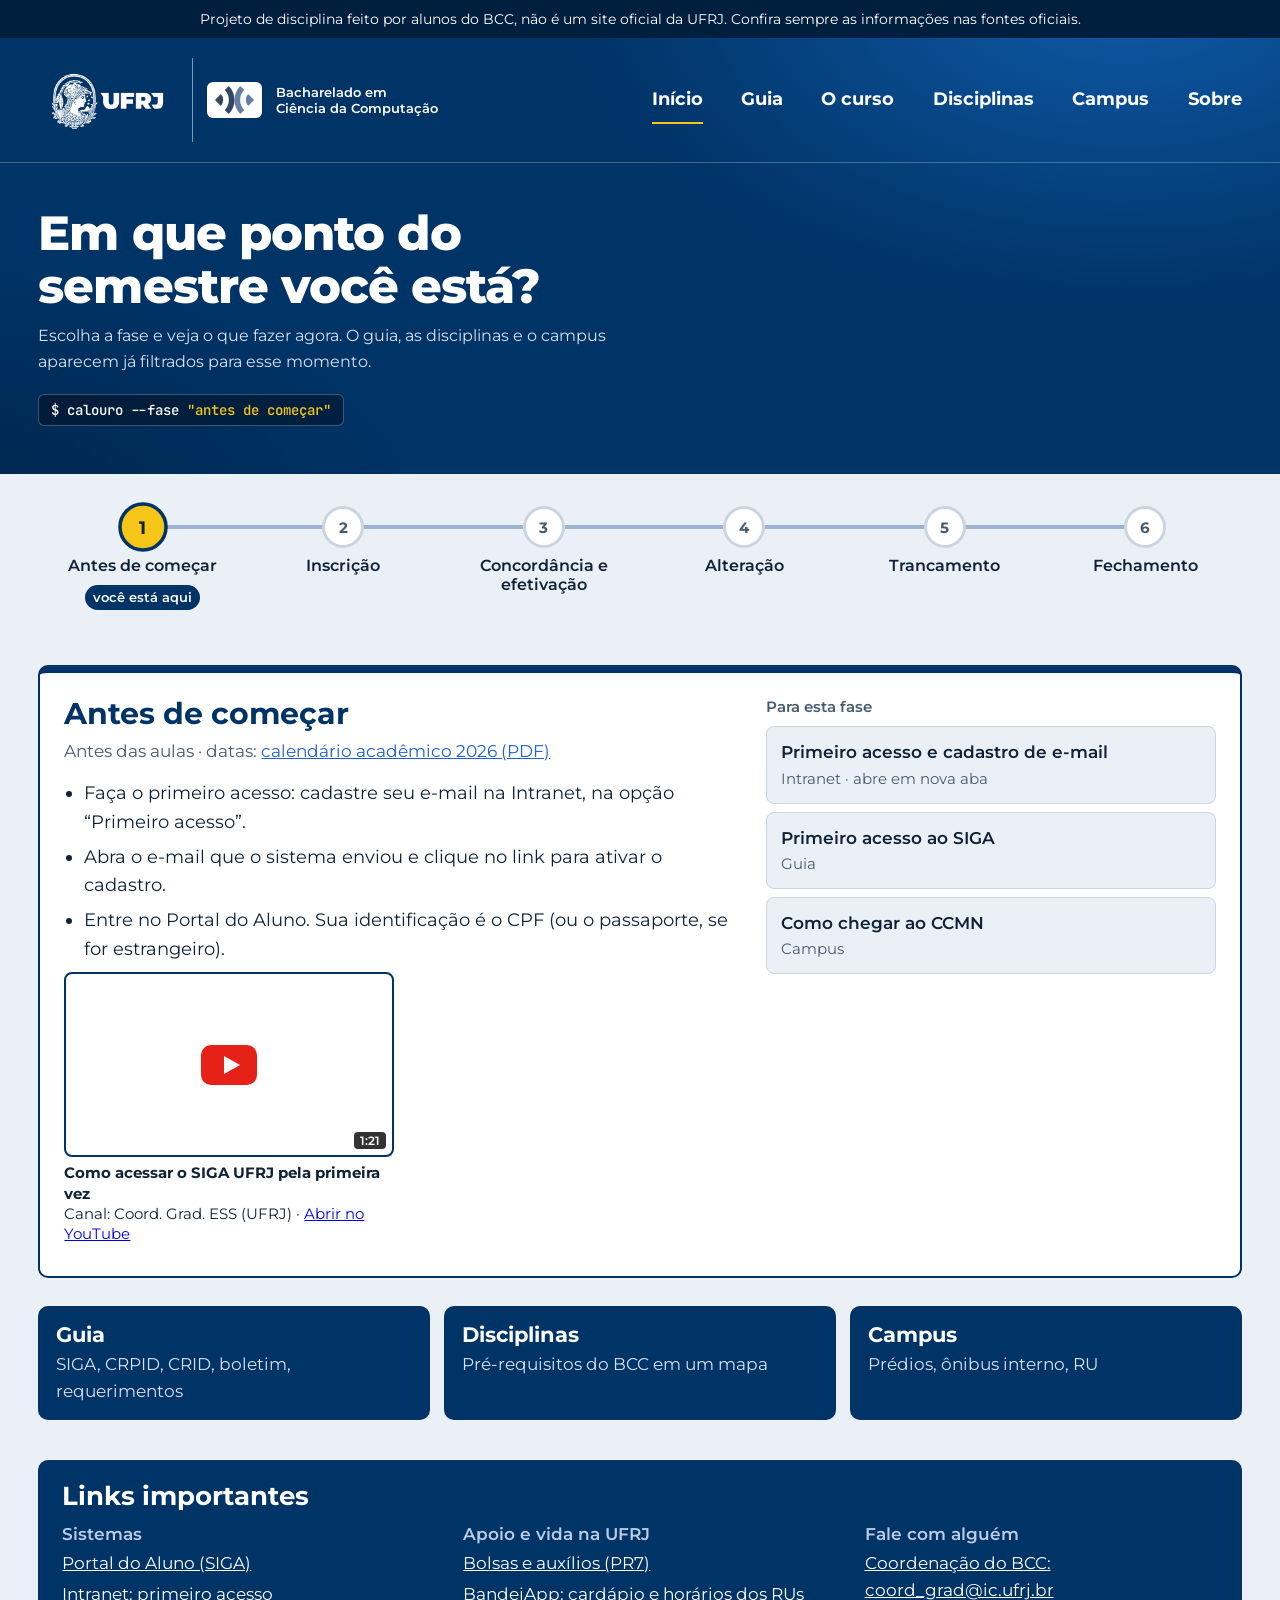
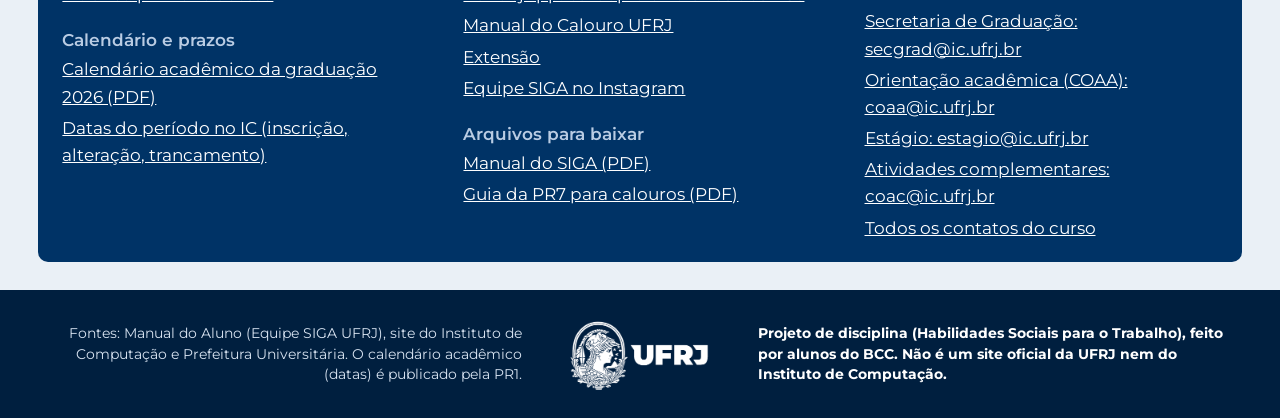
<file: index.html>
<!doctype html>
<html lang="pt-BR">
  <head>
    <meta charset="utf-8" />
    <meta name="viewport" content="width=device-width, initial-scale=1" />
    <title>Calouro BCC</title>
    <link rel="preconnect" href="https://fonts.googleapis.com" />
    <link rel="preconnect" href="https://fonts.gstatic.com" crossorigin />
    <link
      href="https://fonts.googleapis.com/css2?family=Montserrat:wght@400;500;600;700;800&family=JetBrains+Mono:wght@500&display=swap"
      rel="stylesheet"
    />
    <link rel="stylesheet" href="style.css" />
  </head>
  <body>
    <!-- Link para pular o menu (acessibilidade) -->
    <a class="skip" href="#main">Ir para o conteúdo</a>
    <!-- Aviso: este site é um trabalho de alunos e não é oficial -->
    <div class="draft">
      Projeto de disciplina feito por alunos do BCC, não é um site oficial da UFRJ. Confira sempre
      as informações nas fontes oficiais.
    </div>
    <!-- Topo azul: logos, menu e título da página -->
    <div class="hero wide">
      <div class="topwrap">
        <header class="top">
          <div class="lockup">
            <img
              class="ufrj"
              src="img/ufrj-horizontal-negativa-telas.png"
              alt="UFRJ"
              width="139"
              height="84"
            />
            <div class="sep" aria-hidden="true"></div>
            <span class="icbadge"
              ><img src="img/logo-ic.svg" alt="Instituto de Computação" width="40" height="28"
            /></span>
            <div class="unit">Bacharelado em<br />Ciência da Computação</div>
          </div>
          <nav class="parts" aria-label="Partes do site">
            <a href="index.html" aria-current="page">Início</a><a href="guia.html">Guia</a
            ><a href="curso.html">O curso</a><a href="disciplinas.html">Disciplinas</a
            ><a href="campus.html">Campus</a><a href="sobre.html">Sobre</a>
          </nav>
        </header>
      </div>
      <div class="in">
        <h1>Em que ponto do semestre você está?</h1>
        <p class="lead">
          Escolha a fase e veja o que fazer agora. O guia, as disciplinas e o campus aparecem já
          filtrados para esse momento.
        </p>
        <p class="term" aria-hidden="true">
          $ calouro --fase <b id="termfase">"antes de começar"</b>
        </p>
      </div>
    </div>
    <!-- Conteúdo da página -->
    <main id="main" class="wrap wide">
      <ol class="track" id="track"></ol>

      <section class="panel" id="panel" aria-live="polite"></section>

      <div class="parts-row">
        <a href="guia.html"><b>Guia</b><span>SIGA, CRPID, CRID, boletim, requerimentos</span></a>
        <a href="disciplinas.html"
          ><b>Disciplinas</b><span>Pré-requisitos do BCC em um mapa</span></a
        >
        <a href="campus.html"><b>Campus</b><span>Prédios, ônibus interno, RU</span></a>
      </div>

      <section class="important" id="links" aria-labelledby="li">
        <h2 id="li">Links importantes</h2>
        <div class="cols">
          <div>
            <h3>Sistemas</h3>
            <ul>
              <li>
                <a href="https://portal.ufrj.br/" target="_blank" rel="noopener"
                  >Portal do Aluno (SIGA)</a
                >
              </li>
              <li>
                <a href="https://intranet.ufrj.br/" target="_blank" rel="noopener"
                  >Intranet: primeiro acesso</a
                >
              </li>
            </ul>
          </div>
          <div>
            <h3>Calendário e prazos</h3>
            <ul>
              <li>
                <a
                  href="https://consuni.ufrj.br/images/Resolucoes/Calendario_academico_2026.pdf"
                  target="_blank"
                  rel="noopener"
                  >Calendário acadêmico da graduação 2026 (PDF)</a
                >
              </li>
              <li><a href="curso.html#calendario-ic">Datas do período no IC (inscrição, alteração, trancamento)</a></li>
            </ul>
          </div>
          <div>
            <h3>Apoio e vida na UFRJ</h3>
            <ul>
              <li>
                <a
                  href="https://ufrj.br/ensino-e-pesquisa/assistencia-estudantil/"
                  target="_blank"
                  rel="noopener"
                  >Bolsas e auxílios (PR7)</a
                >
              </li>
              <li>
                <a href="https://devmobufrj.github.io/BandejApp/" target="_blank" rel="noopener"
                  >BandejApp: cardápio e horários dos RUs</a
                >
              </li>
              <li>
                <a
                  href="https://conexao.ufrj.br/2025/03/manual-do-calouro-ufrj-os-primeiros-passos-para-quem-acabou-de-entrar-na-universidade/"
                  target="_blank"
                  rel="noopener"
                  >Manual do Calouro UFRJ</a
                >
              </li>
              <li>
                <a
                  href="https://ufrj.br/extensao-e-sociedade/extensao/"
                  target="_blank"
                  rel="noopener"
                  >Extensão</a
                >
              </li>
              <li>
                <a href="https://www.instagram.com/equipesiga_ufrj/" target="_blank" rel="noopener"
                  >Equipe SIGA no Instagram</a
                >
              </li>
            </ul>
          </div>
          <div>
            <h3>Arquivos para baixar</h3>
            <ul>
              <li><a href="arquivos/manual-siga-ufrj.pdf" download>Manual do SIGA (PDF)</a></li>
              <li>
                <a href="arquivos/guia-pr7-calouros.pdf" download
                  >Guia da PR7 para calouros (PDF)</a
                >
              </li>
            </ul>
          </div>
          <div>
            <h3>Fale com alguém</h3>
            <ul>
              <li><a href="mailto:coord_grad@ic.ufrj.br">Coordenação do BCC: coord_grad@ic.ufrj.br</a></li>
              <li><a href="mailto:secgrad@ic.ufrj.br">Secretaria de Graduação: secgrad@ic.ufrj.br</a></li>
              <li><a href="mailto:coaa@ic.ufrj.br">Orientação acadêmica (COAA): coaa@ic.ufrj.br</a></li>
              <li><a href="mailto:estagio@ic.ufrj.br">Estágio: estagio@ic.ufrj.br</a></li>
              <li><a href="mailto:coac@ic.ufrj.br">Atividades complementares: coac@ic.ufrj.br</a></li>
              <li><a href="curso.html#quem-e-quem">Todos os contatos do curso</a></li>
            </ul>
          </div>
        </div>
      </section>
    </main>

    <!-- Rodapé -->

    <footer class="foot">
      <div class="in foot3">
        <p class="fl">
          Fontes: Manual do Aluno (Equipe SIGA UFRJ), site do Instituto de Computação e Prefeitura
          Universitária. O calendário acadêmico (datas) é publicado pela PR1.
        </p>
        <img
          src="img/ufrj-horizontal-negativa-telas.png"
          alt="UFRJ"
          width="139"
          height="84"
          loading="lazy"
        />
        <p class="fr">
          <b
            >Projeto de disciplina (Habilidades Sociais para o Trabalho), feito por alunos do BCC.
            Não é um site oficial da UFRJ nem do Instituto de Computação.</b
          >
        </p>
      </div>
    </footer>
    <script>
      // Conteúdo das 6 fases do semestre.
      // n = nome, when = quando acontece, todo = o que fazer, alert = aviso,
      // links = botões da coluna "Para esta fase", chips = situações de inscrição.
      const phases = [
        {
          n: "Antes de começar",
          when: "Antes das aulas",
          todo: [
            "Faça o primeiro acesso: cadastre seu e-mail na Intranet, na opção “Primeiro acesso”.",
            "Abra o e-mail que o sistema enviou e clique no link para ativar o cadastro.",
            "Entre no Portal do Aluno. Sua identificação é o CPF (ou o passaporte, se for estrangeiro).",
          ],
          alert: null,
          links: [
            ["Intranet", "Primeiro acesso e cadastro de e-mail", "https://intranet.ufrj.br/"],
            ["Guia", "Primeiro acesso ao SIGA"],
            ["Campus", "Como chegar ao CCMN"],
          ],
        },
        {
          n: "Inscrição",
          when: "Início do semestre",
          todo: [
            "No 1º período você não precisa fazer nada: a coordenação faz sua inscrição e a grade já vem pronta.",
            "A partir do 2º período, você pede as disciplinas pelo Portal e clica em “Finalizar pedidos”.",
            "Ao fim do período, baixe o CRPID. Ele é o recibo dos pedidos.",
          ],
          alert:
            "Você pode perder a vaga em uma turma a qualquer momento nesta fase. Fique de olho no Portal e no e-mail cadastrado.",
          links: [
            ["Portal do Aluno", "Entrar e fazer pedidos de inscrição", "https://portal.ufrj.br/"],
            ["Disciplinas", "Grade recomendada do 1º período"],
            ["Guia", "O que é o CRPID"],
            ["Campus", "Ônibus internos até o CCMN"],
          ],
          chips: [
            "Falta requisito",
            "Horário sobreposto",
            "Lotação esgotada",
            "Mais de 32 créditos",
            "Menos de 6 créditos",
          ],
        },
        {
          n: "Concordância e efetivação",
          when: "Depois da inscrição",
          todo: [
            "Orientadores e coordenadores concordam (ou não) com os pedidos. Você não faz nada.",
            "O sistema cria as inscrições de fato. Também não há ação sua.",
            "Depois, baixe o CRID para ver em quais disciplinas conseguiu vaga.",
          ],
          alert: null,
          links: [
            ["Guia", "O que é o CRID"],
            ["Guia", "Quem é meu orientador acadêmico"],
          ],
        },
        {
          n: "Alteração",
          when: "Logo após o início das aulas",
          todo: [
            "Peça uma disciplina nova, a troca para outra turma ou o trancamento de uma turma já efetivada.",
            "Estes pedidos só concorrem com outros pedidos desta fase. As vagas são novas.",
            "Confira o resultado no Portal, em “Situações dos pedidos”.",
          ],
          alert: null,
          links: [
            ["Guia", "Como transferir de turma"],
            ["Disciplinas", "Mapa de pré-requisitos"],
          ],
        },
        {
          n: "Trancamento",
          when: "Meio do semestre",
          todo: [
            "Se estiver sobrecarregado, você pode trancar uma ou mais disciplinas no prazo do calendário.",
            "Converse antes com seu orientador acadêmico ou com a COAA do curso.",
            "Baixe o CRID de novo cerca de 2 meses depois do início das aulas e confira se as situações mudaram.",
          ],
          alert: null,
          links: [
            ["Guia", "Quais disciplinas posso trancar"],
            [
              "Saúde mental",
              "Guia de serviços de saúde mental na UFRJ",
              "https://conexao.ufrj.br/2025/01/janeiro-branco-guia-de-servicos-de-saude-mental-na-ufrj-para-estudantes-e-servidores/",
            ],
          ],
        },
        {
          n: "Fechamento",
          when: "Fim do semestre",
          todo: [
            "Professores lançam grau e frequência.",
            "Veja seu resultado no boletim e no histórico.",
            "Planeje o próximo semestre com a grade recomendada.",
          ],
          alert: null,
          links: [
            ["Guia", "Como ler o boletim e o histórico"],
            ["Disciplinas", "O que o próximo período libera"],
          ],
        },
      ];

      // Para onde cada link interno leva (a página e o tópico).
      const ROUTES = {
        "Primeiro acesso ao SIGA": "guia.html#primeiro-acesso",
        "O que é o CRPID": "guia.html#crpid",
        "O que é o CRID": "guia.html#crid",
        "Quem é meu orientador acadêmico": "guia.html#crid",
        "Como transferir de turma": "guia.html#alteracao",
        "Quais disciplinas posso trancar": "guia.html#trancamento",
        "Como ler o boletim e o histórico": "guia.html#boletim",
        "Grade recomendada do 1º período": "disciplinas.html#periodo-1",
        "O que o próximo período libera": "disciplinas.html",
        "Como chegar ao CCMN": "campus.html#ccmn",
        "Ônibus internos até o CCMN": "campus.html#ccmn",
      };
      const PAGES = { Guia: "guia.html", Disciplinas: "disciplinas.html", Campus: "campus.html" };
      // Monta o botão de um link. Se o endereço começa com http, abre em nova aba.
      function linkHtml(l) {
        const h = l[2] || ROUTES[l[1]] || PAGES[l[0]] || "#";
        const ext = /^https?:/.test(h);
        return `<a href="${h}"${ext ? ' target="_blank" rel="noopener"' : ""}>${l[1]}<small>${l[0]}${ext ? " · abre em nova aba" : ""}</small></a>`;
      }

      // Vídeos mostrados nas fases: [título, canal, duração], pelo código do vídeo no YouTube.
      const VM = {
        wdaMdkM_VzQ: [
          "Como acessar o SIGA UFRJ pela primeira vez",
          "Coord. Grad. ESS (UFRJ)",
          "1:21",
        ],
        "2Hf1rl2NLTQ": ["Inscrição em disciplinas SIGA", "Coord. Grad. ESS (UFRJ)", "0:42"],
        rFjjtzWLWvw: ["Cadê a matéria? Sumiu! | Mitos da inscrição UFRJ", "Siga UFRJ", "3:58"],
        "4uNDXCFzWyo": ["O que é CRID e CRPID? | Mitos da Inscrição UFRJ", "Siga UFRJ", "2:06"],
      };
      // Quais vídeos aparecem em cada fase (0 = primeira fase).
      const VIDS = { 0: ["wdaMdkM_VzQ"], 1: ["2Hf1rl2NLTQ", "rFjjtzWLWvw"], 2: ["4uNDXCFzWyo"] };
      // Monta a miniatura de um vídeo. O player só carrega quando a pessoa clica (script abaixo).
      function vl(i) {
        const [t, a, d] = VM[i];
        return `<figure class="vlite"><button type="button" class="vthumb" data-id="${i}" data-title="${t}" aria-label="Reproduzir: ${t}" style="background-image:url(https://i.ytimg.com/vi/${i}/hqdefault.jpg)"><span class="vplay" aria-hidden="true"></span><span class="vdur">${d}</span></button><figcaption><b>${t}</b><br>Canal: ${a} · <a href="https://www.youtube.com/watch?v=${i}" target="_blank" rel="noopener">Abrir no YouTube</a></figcaption></figure>`;
      }
      const track = document.getElementById("track");
      const panel = document.getElementById("panel");

      // Desenha uma bolinha da linha do tempo para cada fase.
      phases.forEach((p, i) => {
        const li = document.createElement("li");
        li.innerHTML = `<button class="stop" aria-pressed="false" data-i="${i}">
    <span class="dot">${i + 1}</span><span class="name">${p.n}</span><span class="pin">você está aqui</span></button>`;
        track.appendChild(li);
      });

      // Mostra a fase i: marca a bolinha escolhida e preenche o painel com o conteúdo dela.
      function show(i) {
        const p = phases[i];
        document.getElementById("termfase").textContent = '"' + p.n.toLowerCase() + '"';
        track.querySelectorAll(".stop").forEach((b, j) => b.setAttribute("aria-pressed", j === i));
        panel.innerHTML = `
    <div>
      <h2>${p.n}</h2>
      <p class="when">${p.when} · datas: <a href="https://consuni.ufrj.br/images/Resolucoes/Calendario_academico_2026.pdf" target="_blank" rel="noopener">calendário acadêmico 2026 (PDF)</a></p>
      <ul>${p.todo.map((t) => `<li>${t}</li>`).join("")}</ul>
      ${p.alert ? `<div class="alert">${p.alert}</div>` : ""}
      ${p.chips ? `<div class="chips" aria-label="Situações de inscrição que você pode ver">${p.chips.map((c) => `<span class="chip">${c}</span>`).join("")}</div>` : ""}
      ${VIDS[i] ? '<div class="vrow">' + VIDS[i].map(vl).join("") + "</div>" : ""}
    </div>
    <div class="links">
      <h3>Para esta fase</h3>
      ${p.links.map(linkHtml).join("")}
    </div>`;
      }
      // Clicar numa bolinha troca a fase.
      track.addEventListener("click", (e) => {
        const b = e.target.closest(".stop");
        if (b) show(+b.dataset.i);
      });
      // A página abre na primeira fase.
      show(0);
    </script>
    <script>
      // Clicar numa miniatura de vídeo troca a imagem pelo player do YouTube (versão sem cookies).
      document.addEventListener("click", (e) => {
        const b = e.target.closest(".vthumb");
        if (!b) return;
        const f = document.createElement("iframe");
        f.src = "https://www.youtube-nocookie.com/embed/" + b.dataset.id + "?autoplay=1";
        f.title = b.dataset.title;
        f.allow = "autoplay; encrypted-media; picture-in-picture";
        f.allowFullscreen = true;
        f.referrerPolicy = "strict-origin-when-cross-origin";
        b.replaceWith(f);
        f.focus();
      });
    </script>
  </body>
</html>
</file>
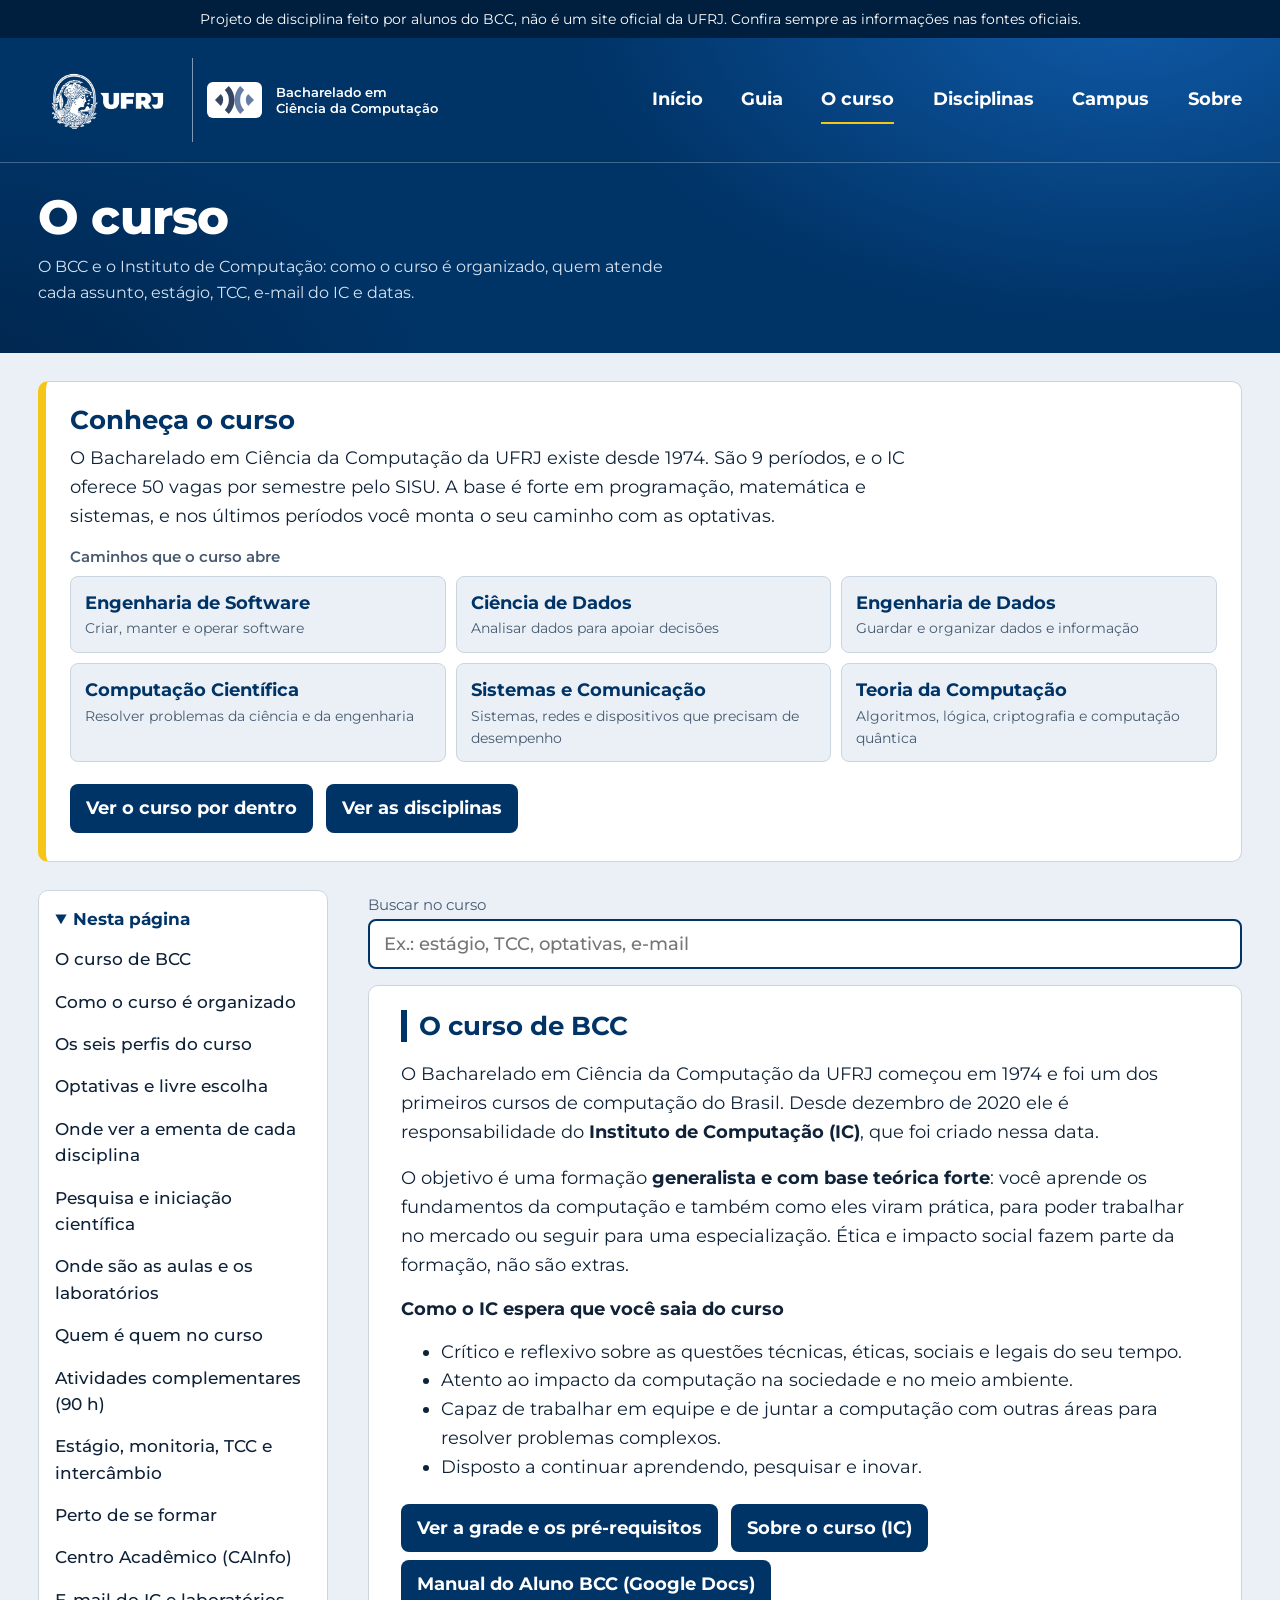
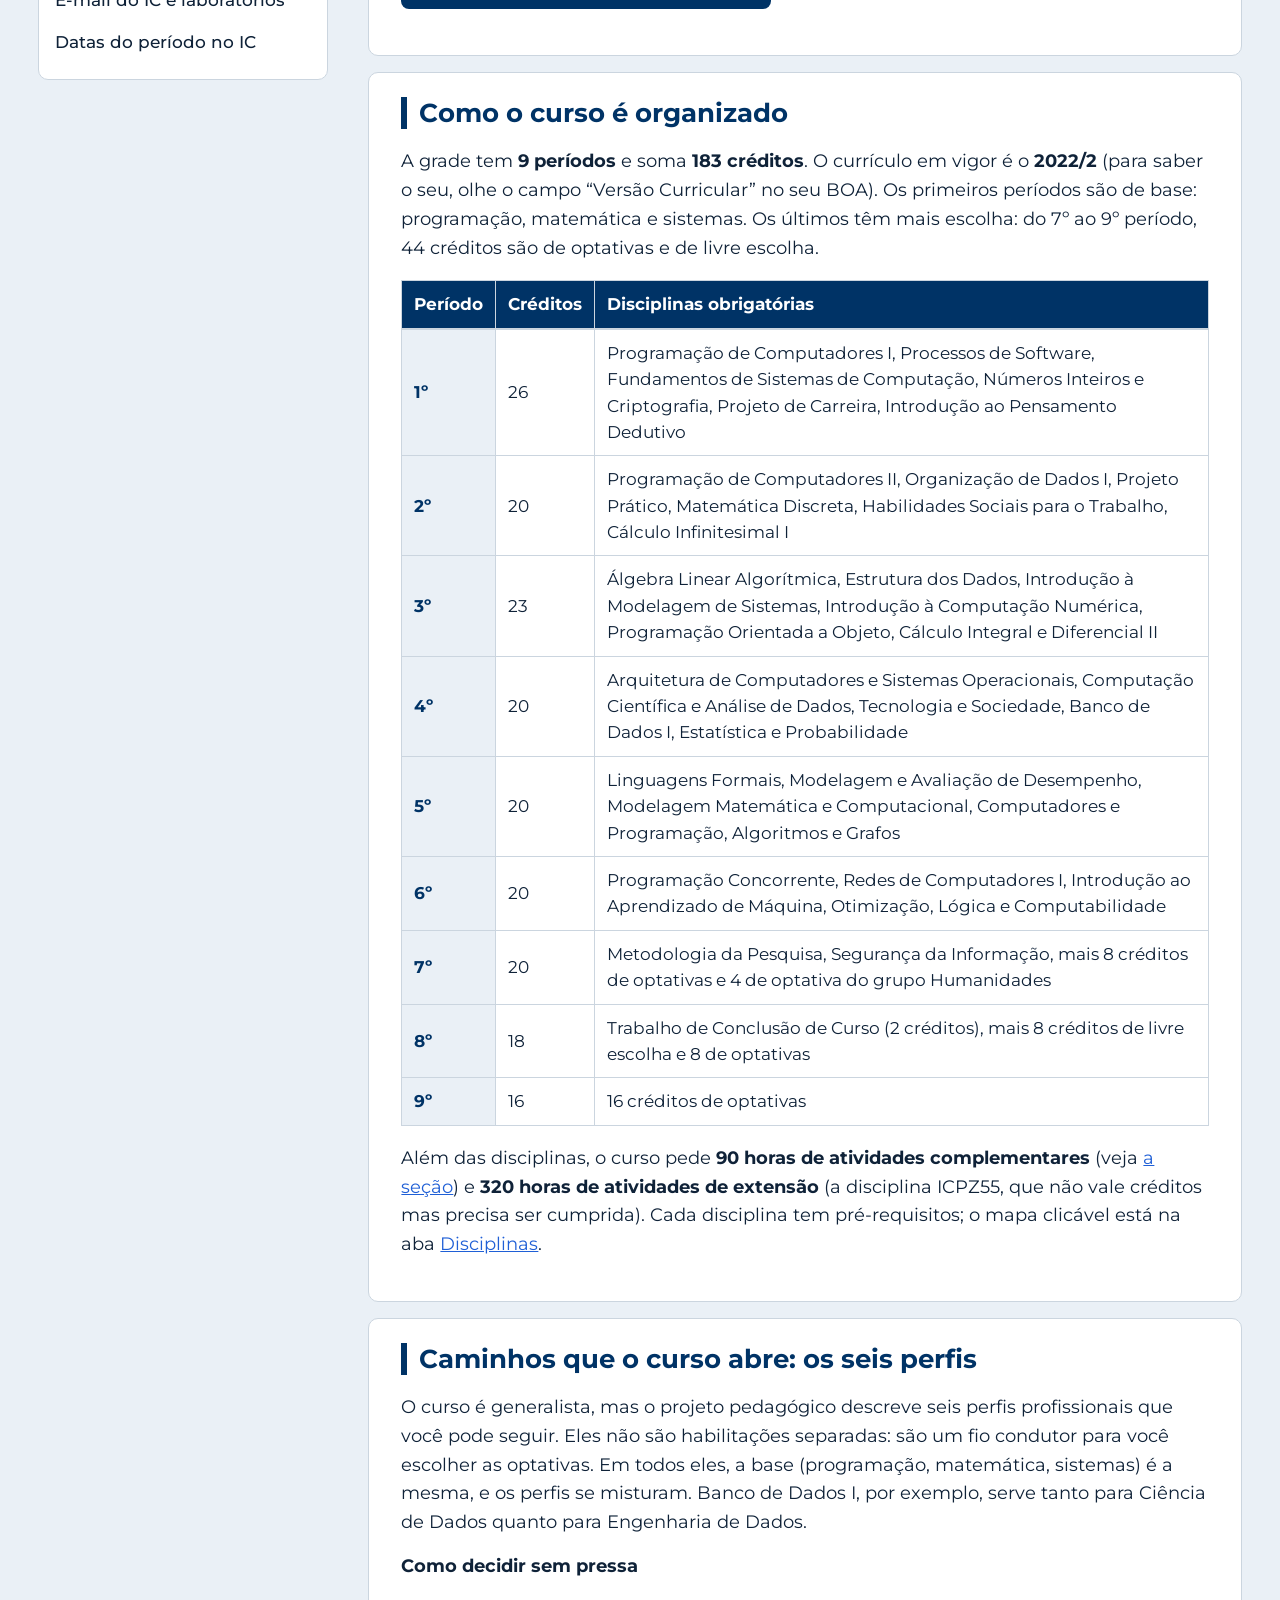
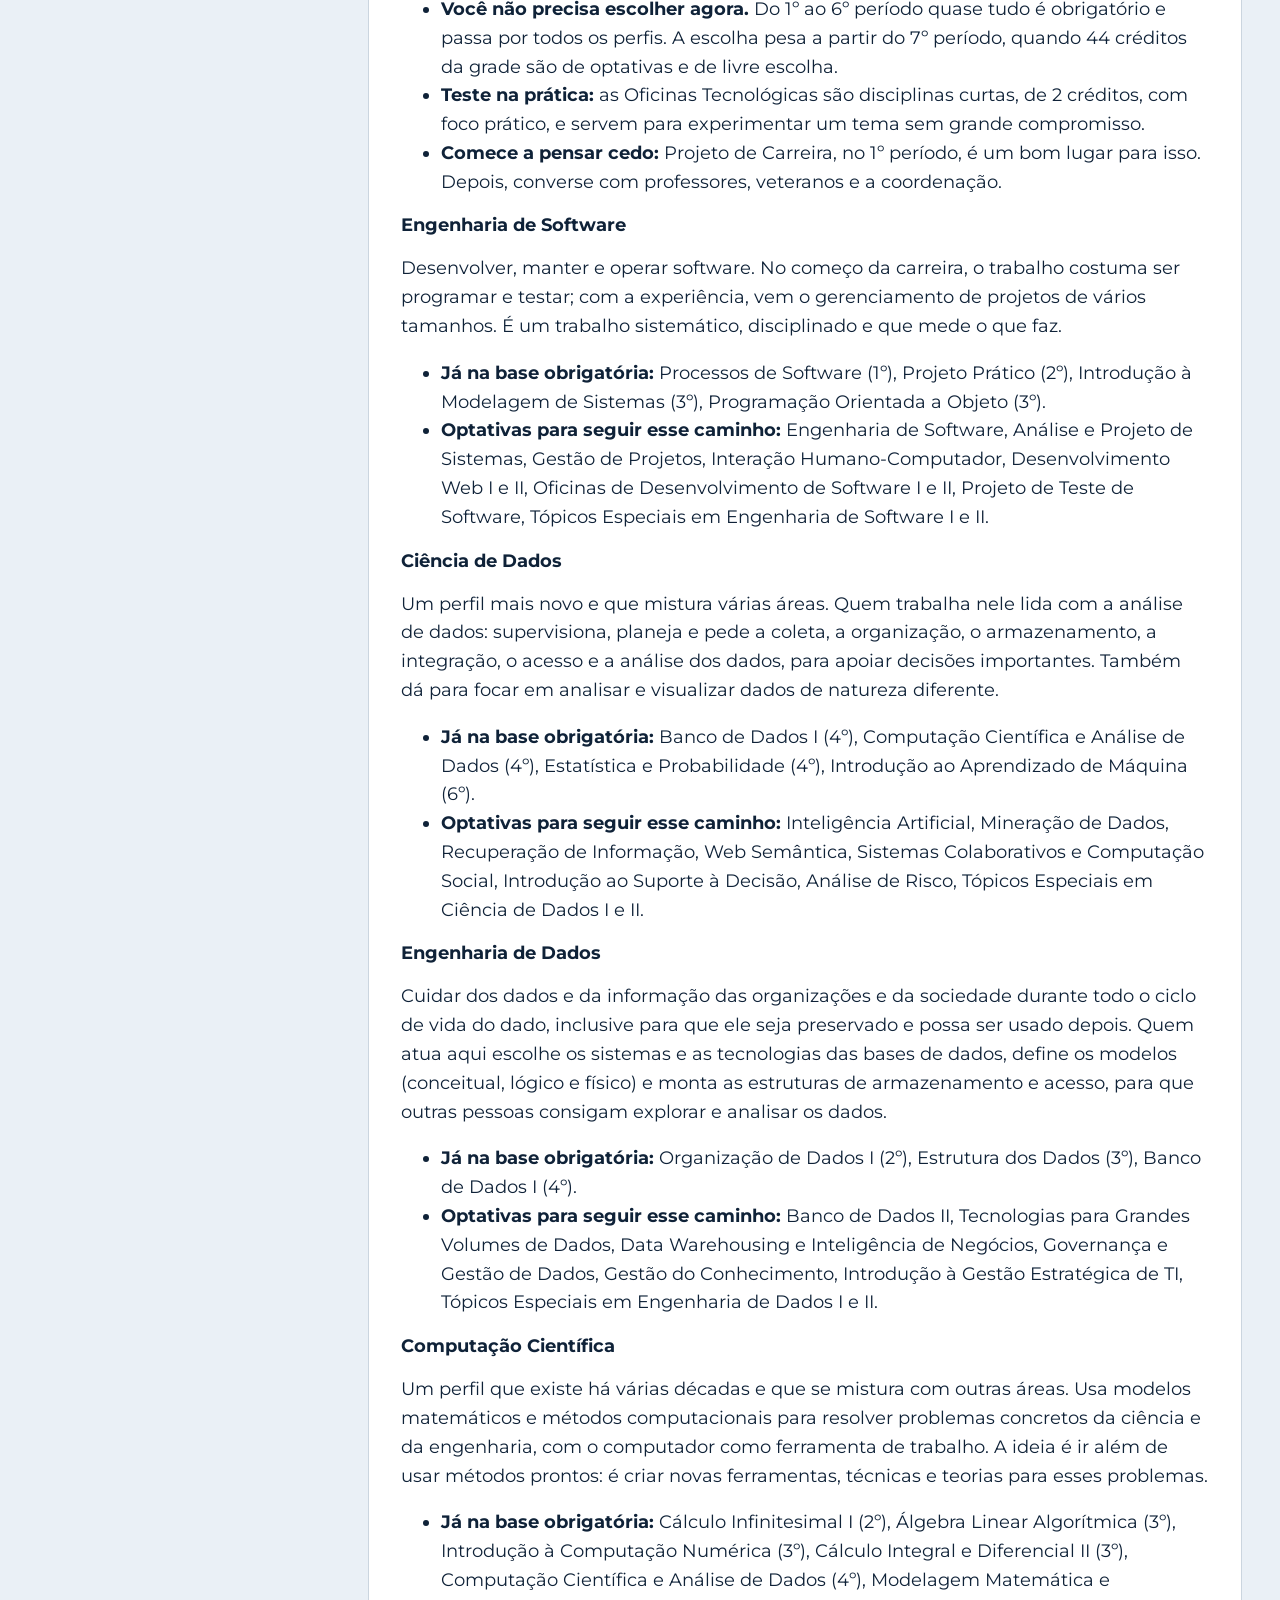
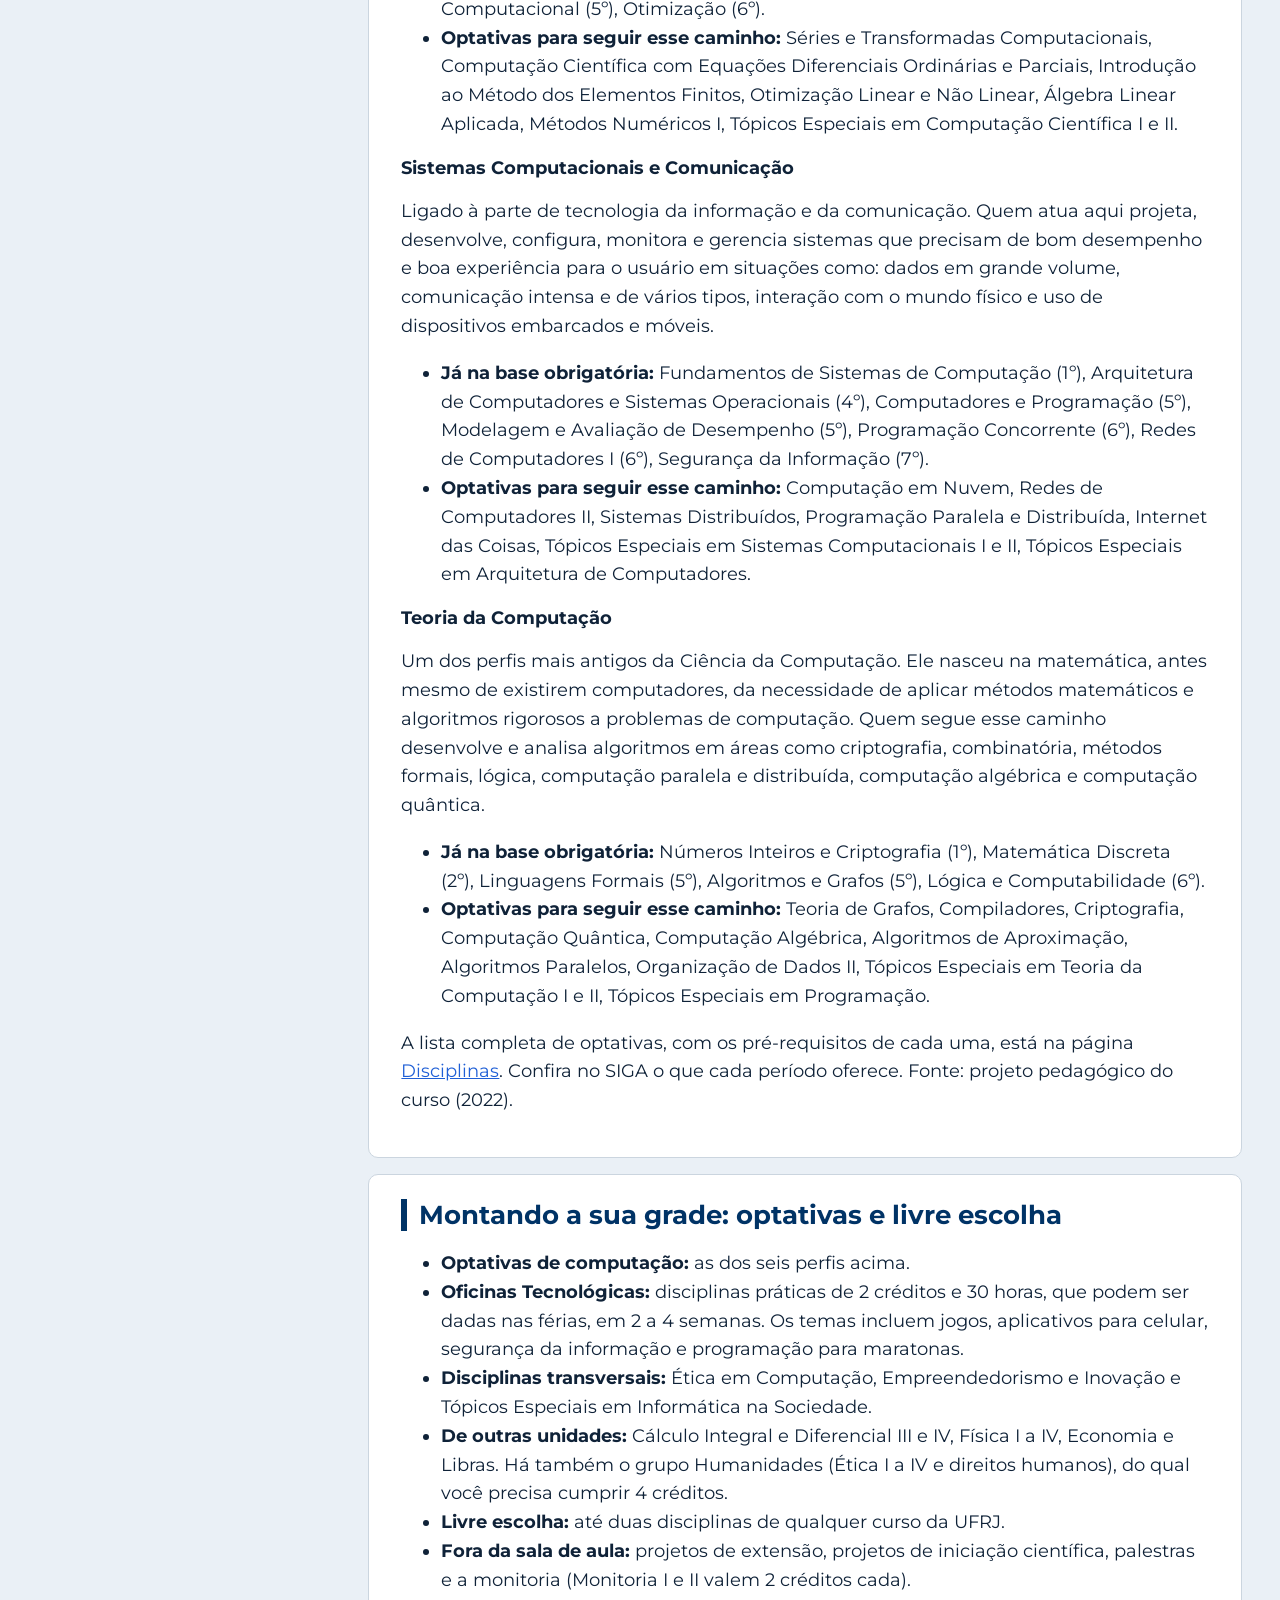
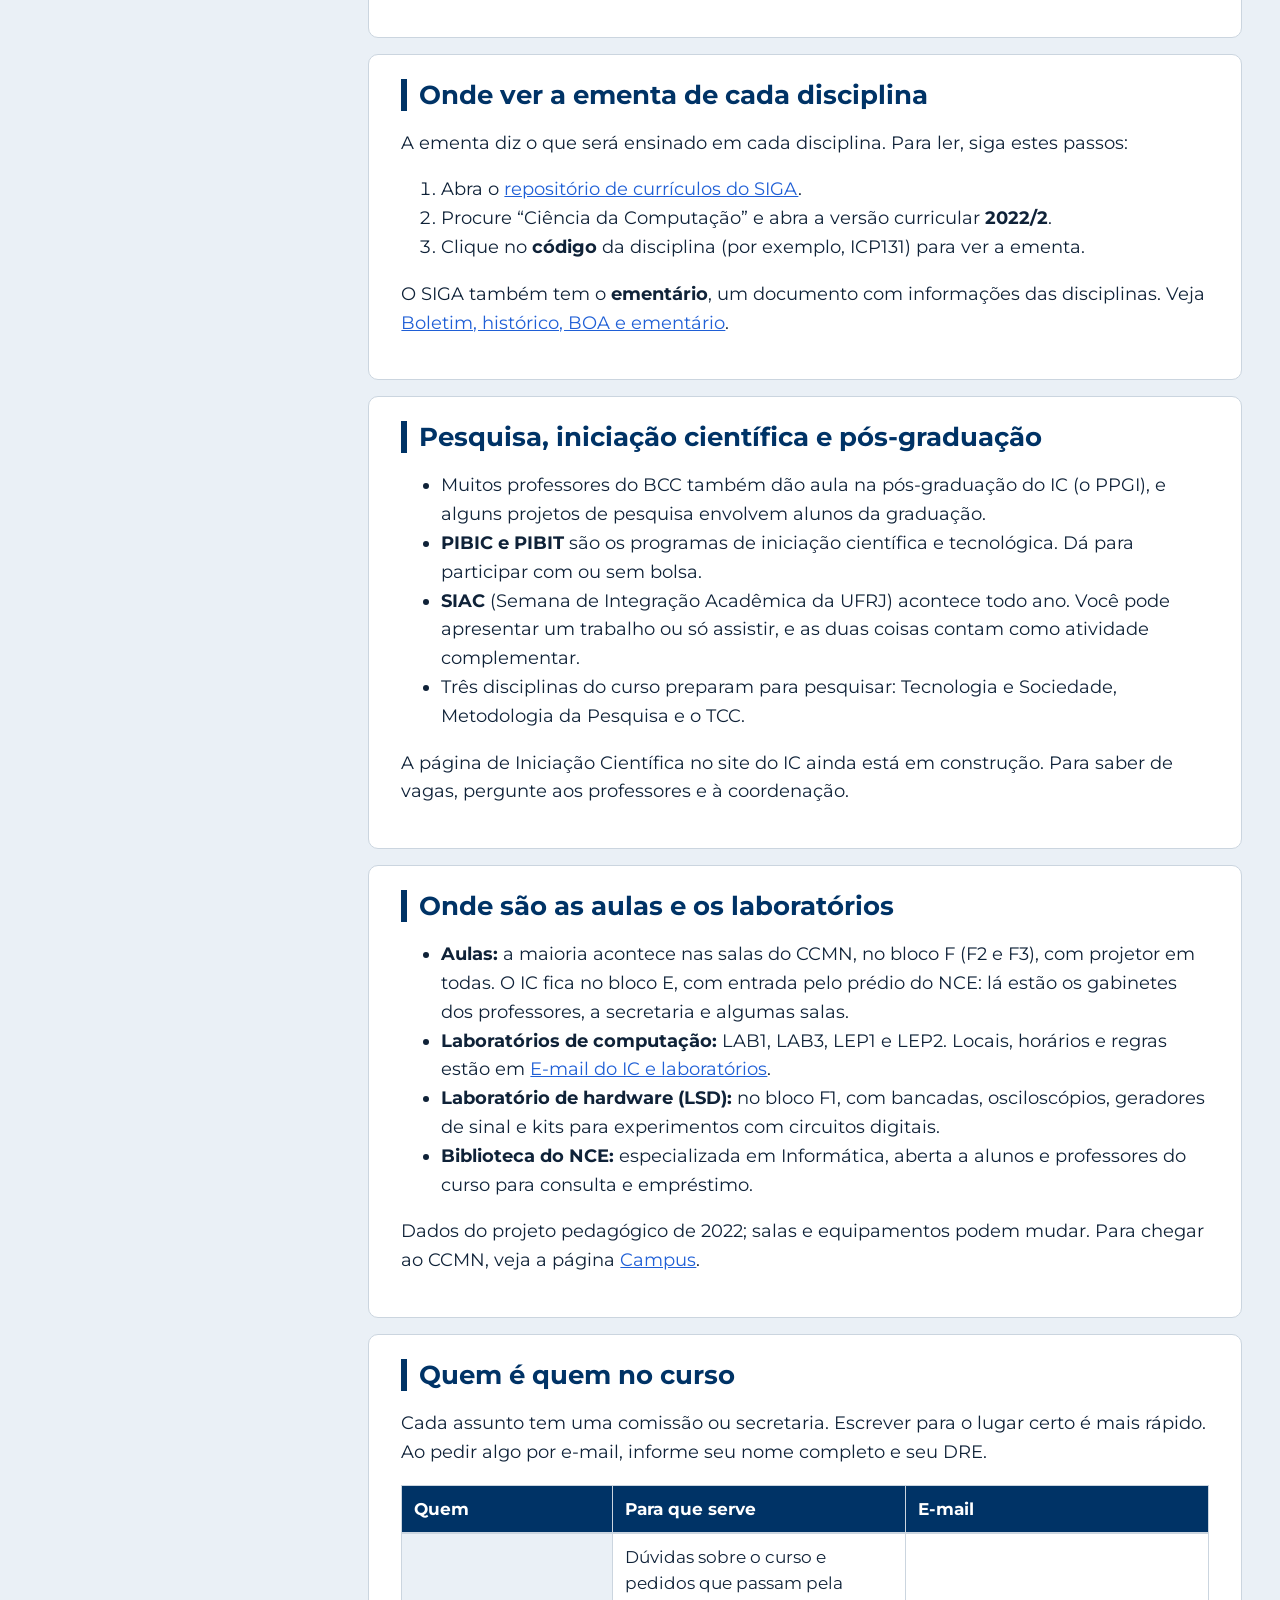
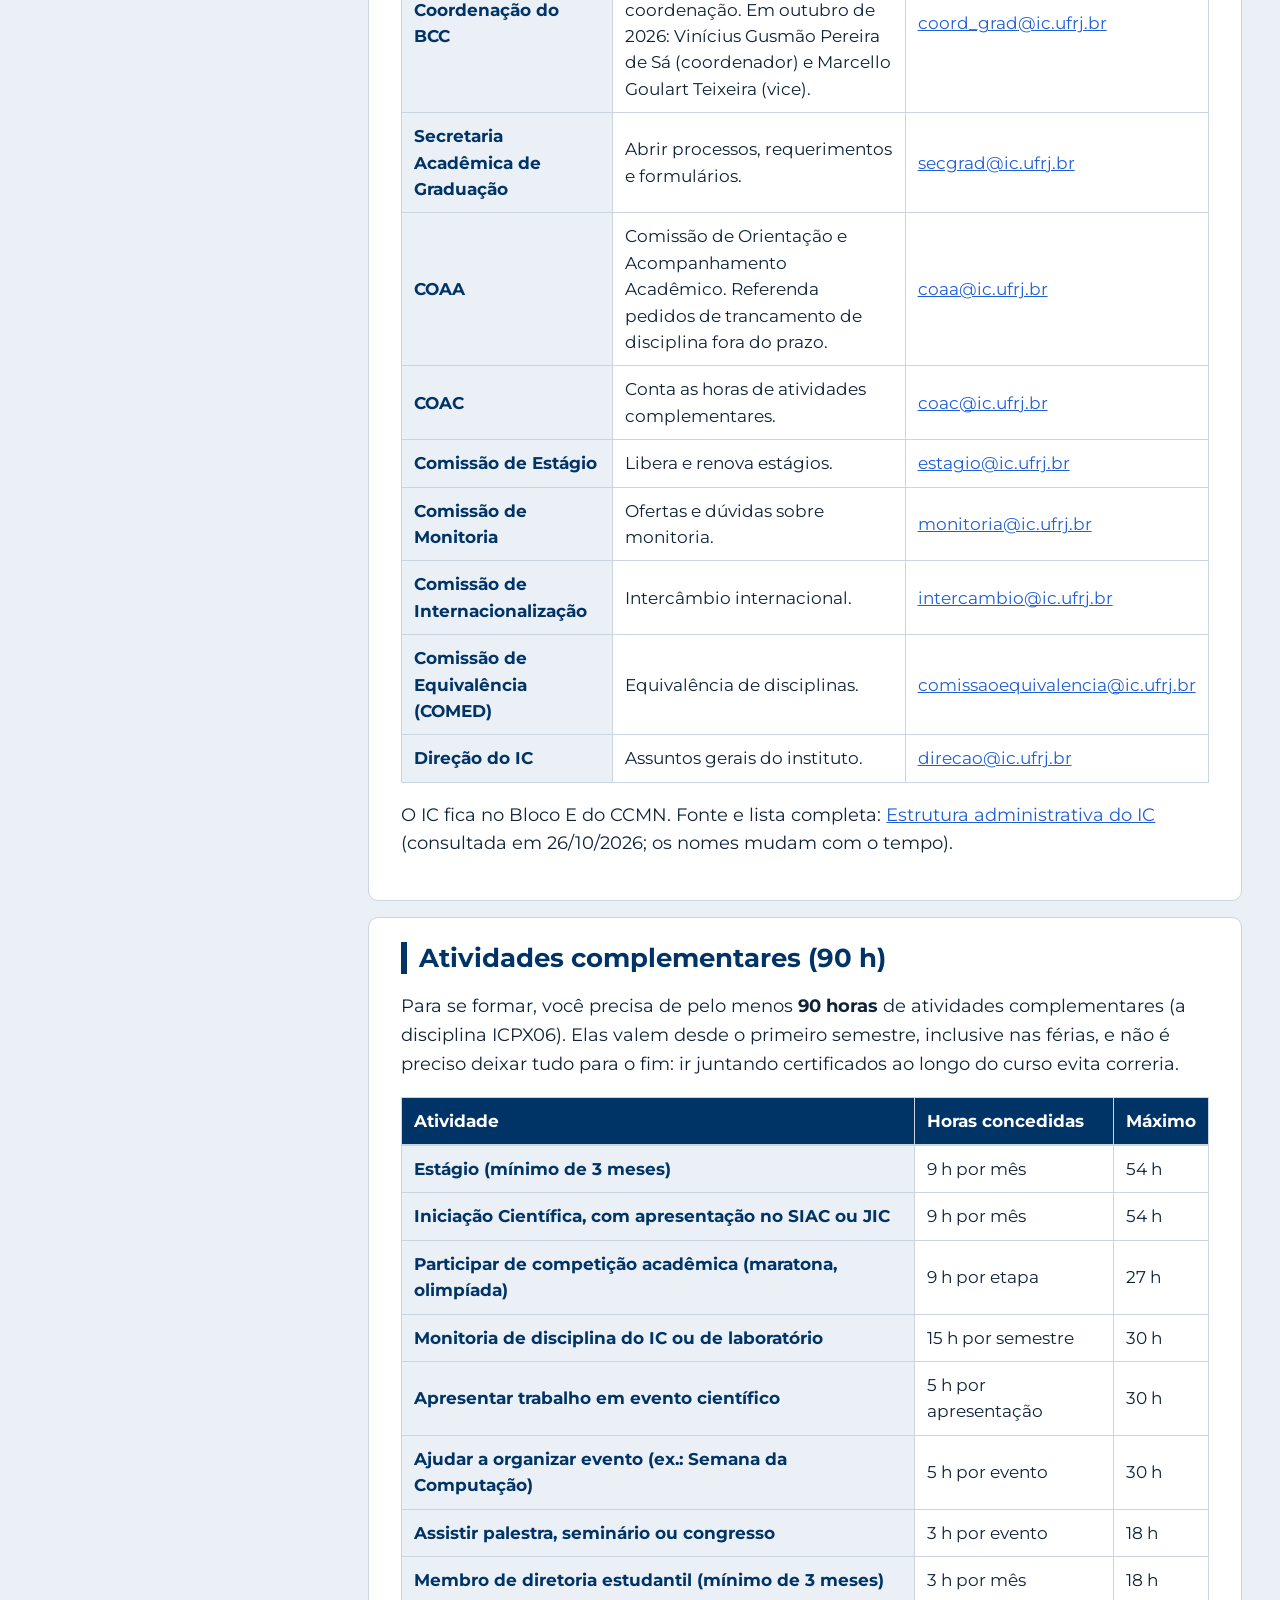
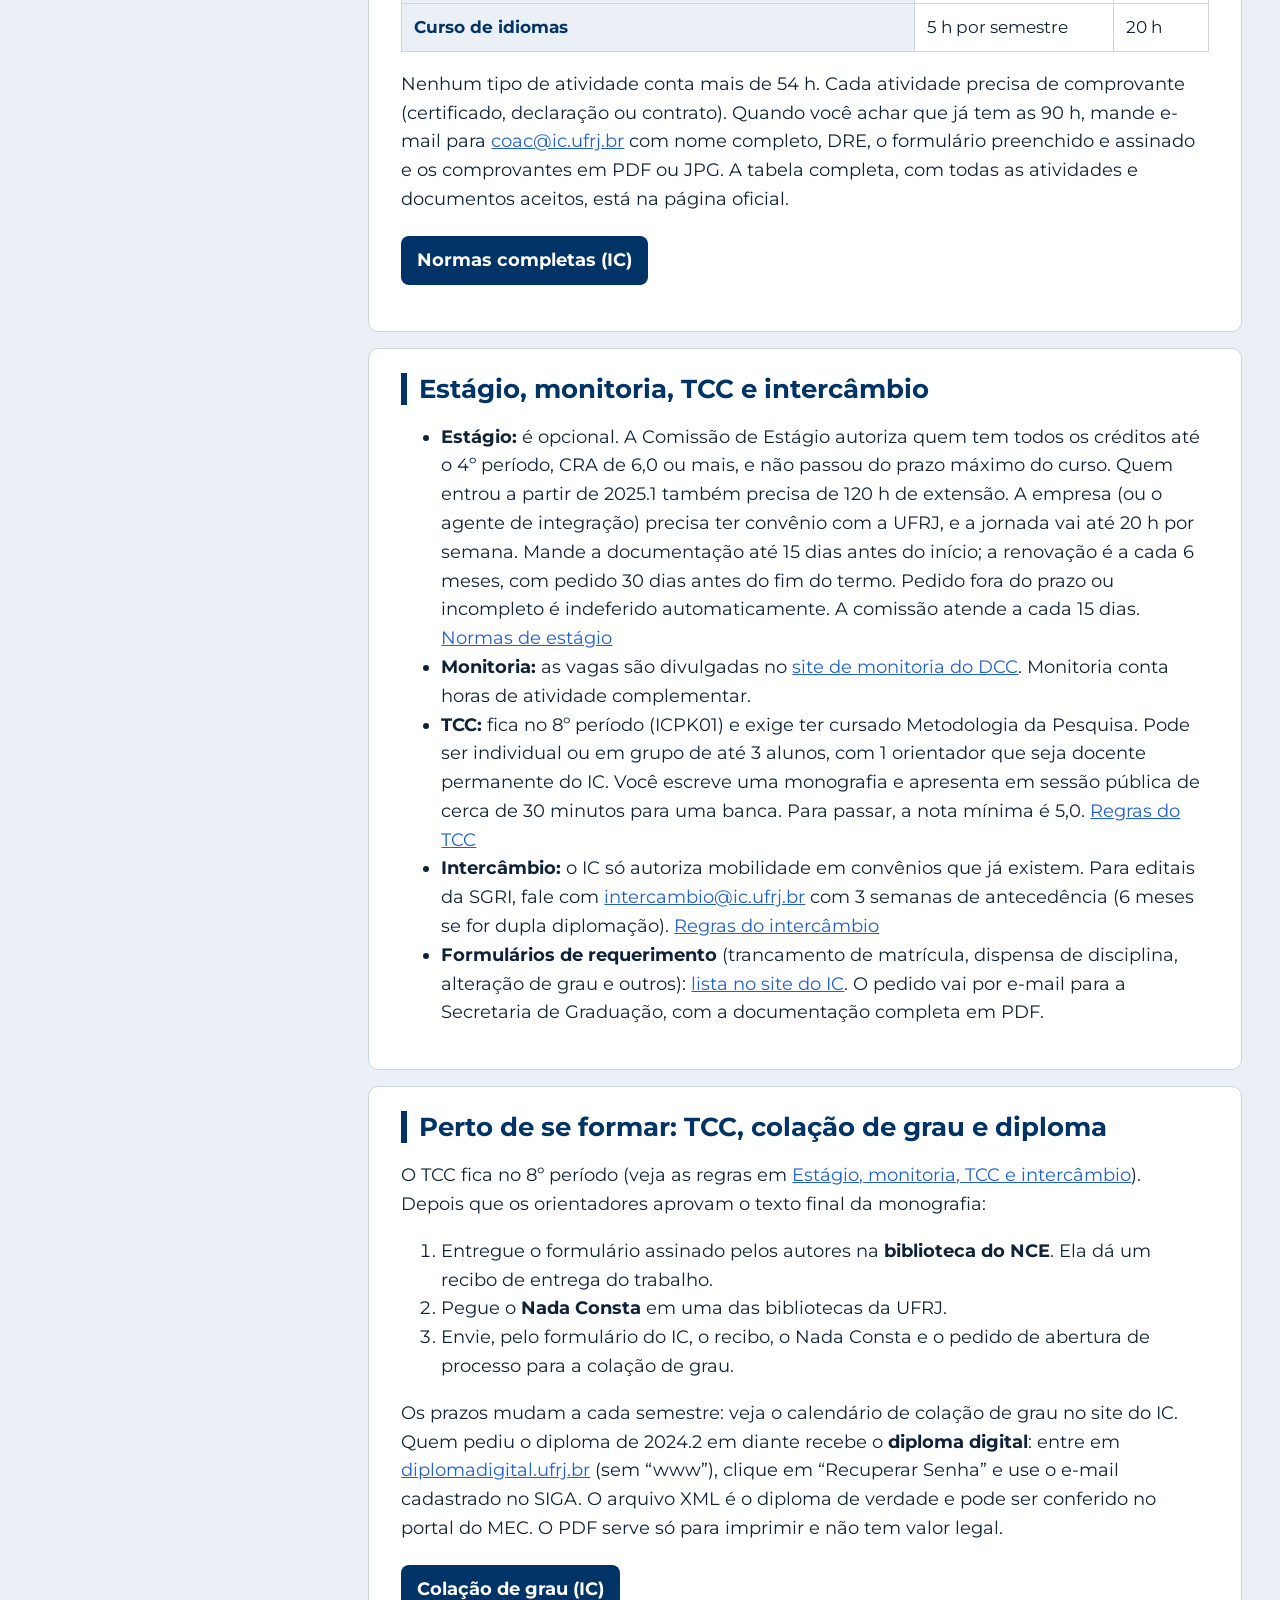
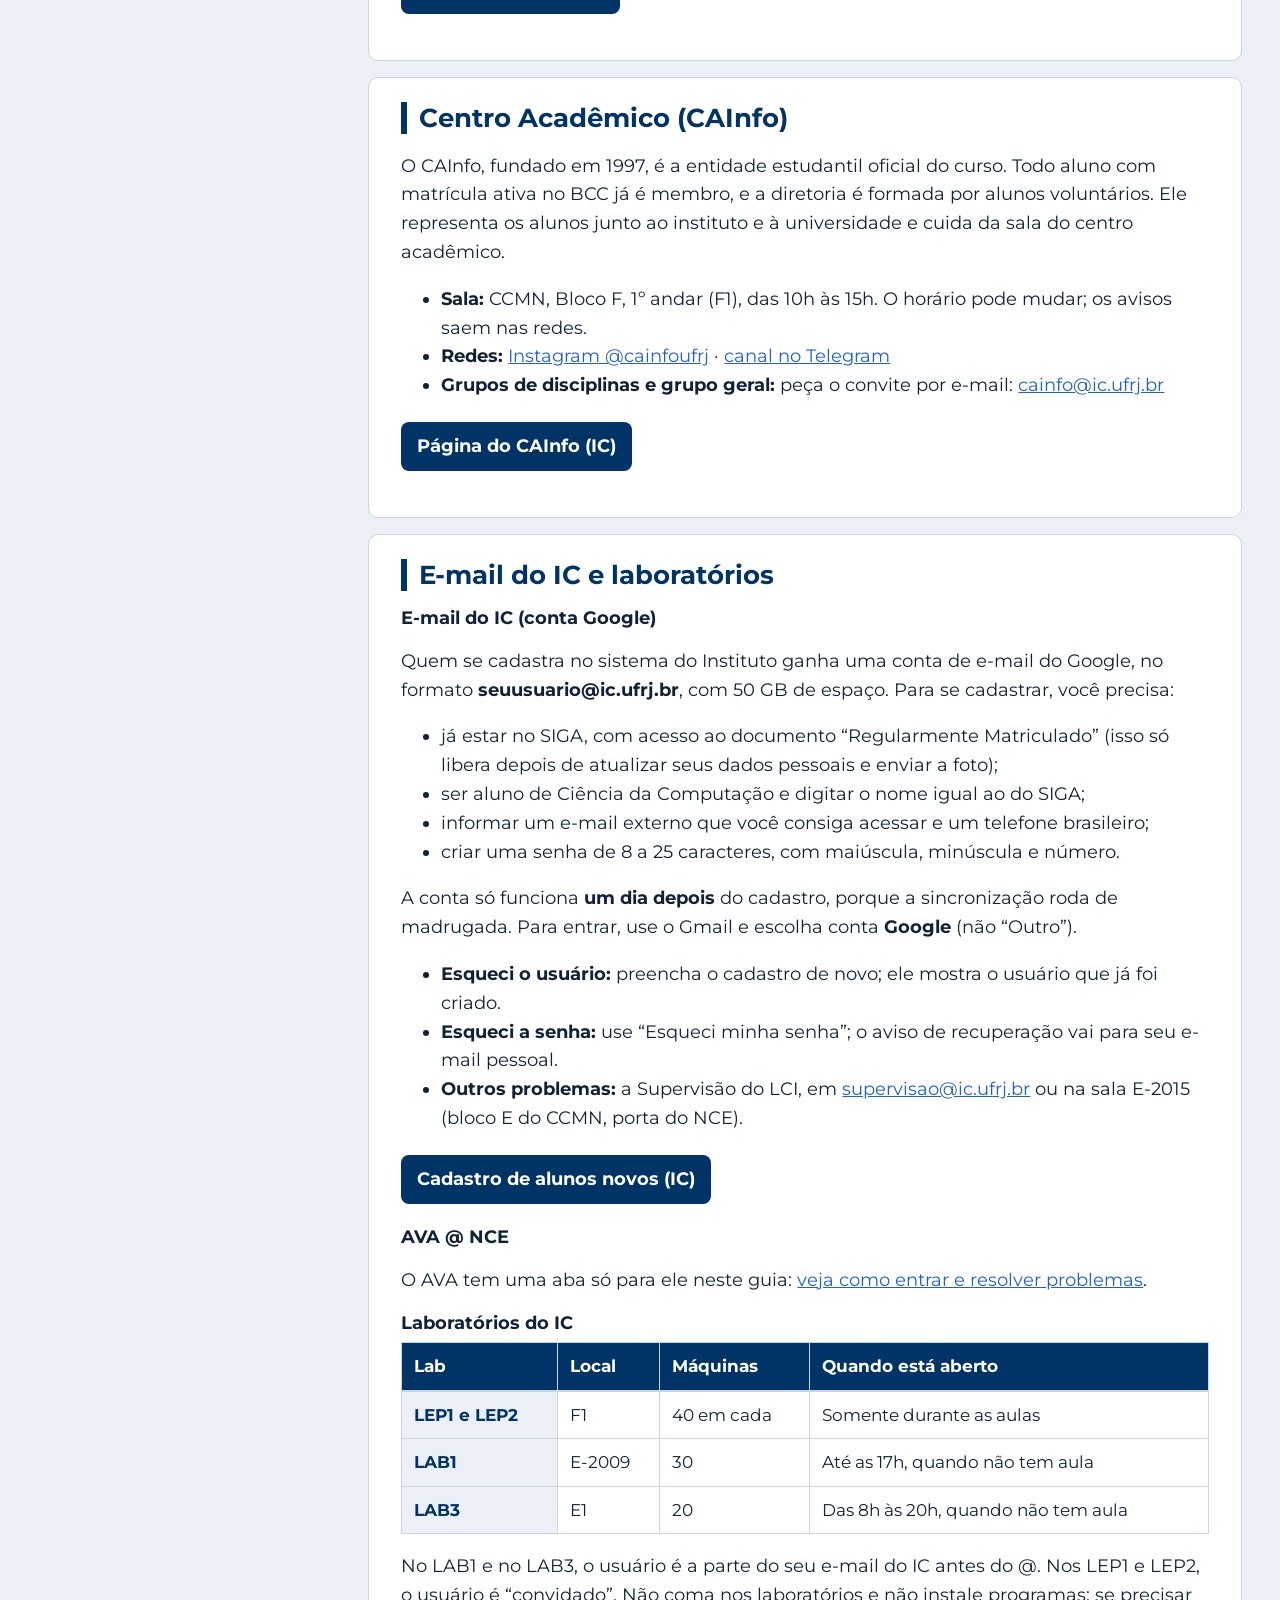
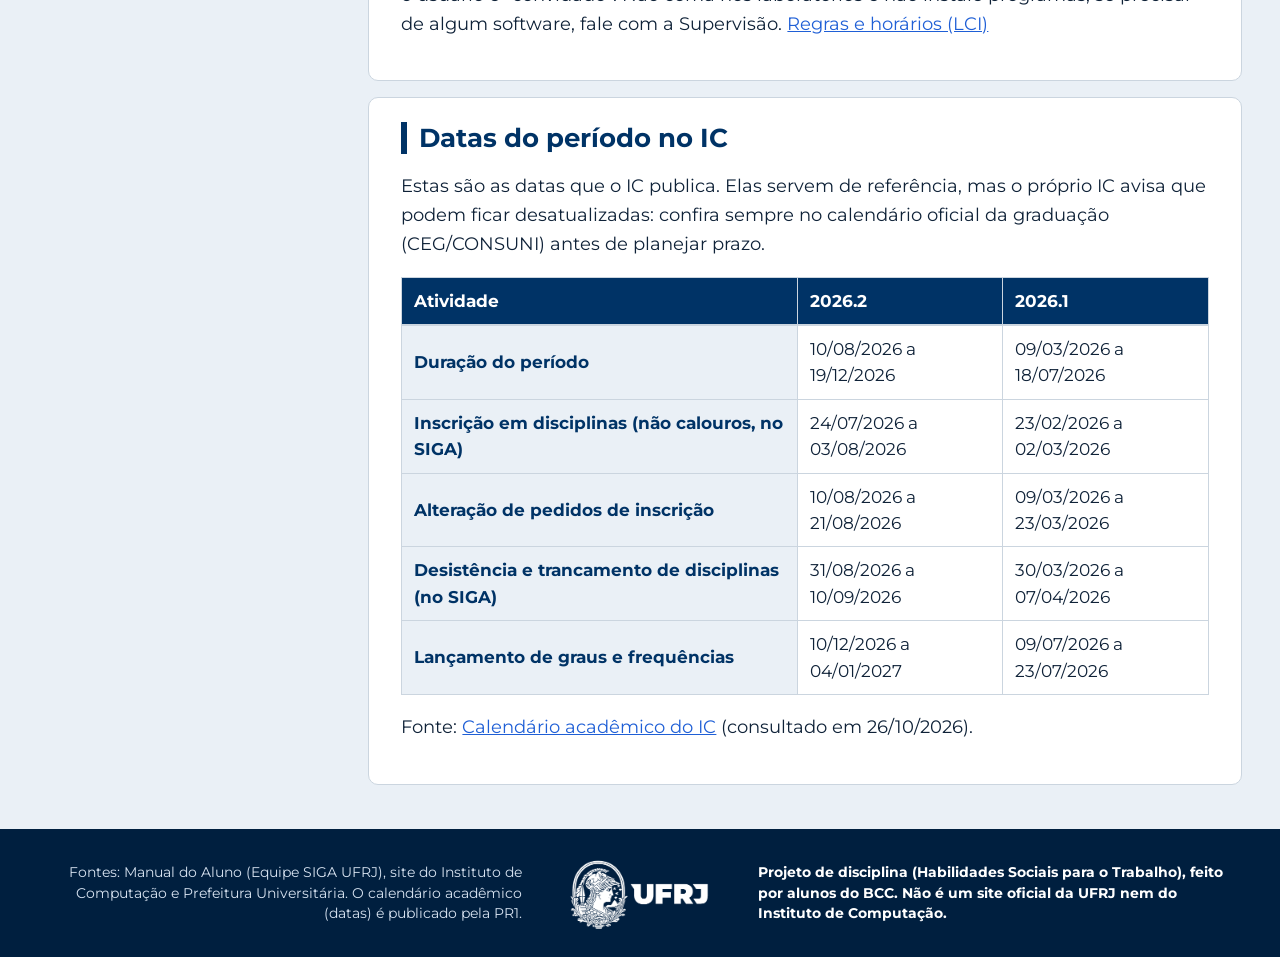
<file: curso.html>
<!doctype html>
<html lang="pt-BR">
  <head>
    <meta charset="utf-8" />
    <meta name="viewport" content="width=device-width, initial-scale=1" />
    <title>O curso — Calouro BCC</title>
    <link rel="preconnect" href="https://fonts.googleapis.com" />
    <link rel="preconnect" href="https://fonts.gstatic.com" crossorigin />
    <link
      href="https://fonts.googleapis.com/css2?family=Montserrat:wght@400;500;600;700;800&family=JetBrains+Mono:wght@500&display=swap"
      rel="stylesheet"
    />
    <link rel="stylesheet" href="style.css" />
  </head>
  <body>
    <!-- Link para pular o menu (acessibilidade) -->
    <a class="skip" href="#main">Ir para o conteúdo</a>
    <!-- Aviso: este site é um trabalho de alunos e não é oficial -->
    <div class="draft">
      Projeto de disciplina feito por alunos do BCC, não é um site oficial da UFRJ. Confira sempre
      as informações nas fontes oficiais.
    </div>
    <!-- Topo azul: logos, menu e título da página -->
    <div class="hero small wide">
      <div class="topwrap">
        <header class="top">
          <div class="lockup">
            <img
              class="ufrj"
              src="img/ufrj-horizontal-negativa-telas.png"
              alt="UFRJ"
              width="139"
              height="84"
            />
            <div class="sep" aria-hidden="true"></div>
            <span class="icbadge"
              ><img src="img/logo-ic.svg" alt="Instituto de Computação" width="40" height="28"
            /></span>
            <div class="unit">Bacharelado em<br />Ciência da Computação</div>
          </div>
          <nav class="parts" aria-label="Partes do site">
            <a href="index.html">Início</a><a href="guia.html">Guia</a
            ><a href="curso.html" aria-current="page">O curso</a><a href="disciplinas.html">Disciplinas</a
            ><a href="campus.html">Campus</a><a href="sobre.html">Sobre</a>
          </nav>
        </header>
      </div>
      <div class="in">
        <h1>O curso</h1>
        <p class="lead">
          O BCC e o Instituto de Computação: como o curso é organizado, quem atende cada assunto,
          estágio, TCC, e-mail do IC e datas.
        </p>
      </div>
    </div>
    <!-- Conteúdo da página -->
    <main id="main" class="wrap wide">
      <section class="conheca" id="conheca" aria-labelledby="ch">
        <h2 id="ch">Conheça o curso</h2>
        <p>
          O Bacharelado em Ciência da Computação da UFRJ existe desde 1974. São 9 períodos, e o IC
          oferece 50 vagas por semestre pelo SISU. A base é forte em programação, matemática e
          sistemas, e nos últimos períodos você monta o seu caminho com as optativas.
        </p>
        <h3>Caminhos que o curso abre</h3>
        <ul class="perfis">
          <li>
            <a href="#perfil-software"
              ><b>Engenharia de Software</b><span>Criar, manter e operar software</span></a
            >
          </li>
          <li>
            <a href="#perfil-ciencia-dados"
              ><b>Ciência de Dados</b><span>Analisar dados para apoiar decisões</span></a
            >
          </li>
          <li>
            <a href="#perfil-eng-dados"
              ><b>Engenharia de Dados</b><span>Guardar e organizar dados e informação</span></a
            >
          </li>
          <li>
            <a href="#perfil-computacao-cientifica"
              ><b>Computação Científica</b
              ><span>Resolver problemas da ciência e da engenharia</span></a
            >
          </li>
          <li>
            <a href="#perfil-sistemas"
              ><b>Sistemas e Comunicação</b
              ><span>Sistemas, redes e dispositivos que precisam de desempenho</span></a
            >
          </li>
          <li>
            <a href="#perfil-teoria"
              ><b>Teoria da Computação</b
              ><span>Algoritmos, lógica, criptografia e computação quântica</span></a
            >
          </li>
        </ul>
        <p class="acoes">
          <a class="btn" href="#curso-bcc">Ver o curso por dentro</a>
          <a class="btn" href="disciplinas.html">Ver as disciplinas</a>
        </p>
      </section>

      <div class="doc">
        <nav class="toc" aria-label="Nesta página">
          <details id="tocd" open>
            <summary>Nesta página</summary>
            <ul>
              <li><a href="#curso-bcc">O curso de BCC</a></li>
              <li><a href="#curso-estrutura">Como o curso é organizado</a></li>
              <li><a href="#curso-perfis">Os seis perfis do curso</a></li>
              <li><a href="#curso-flexivel">Optativas e livre escolha</a></li>
              <li><a href="#curso-ementas">Onde ver a ementa de cada disciplina</a></li>
              <li><a href="#curso-pesquisa">Pesquisa e iniciação científica</a></li>
              <li><a href="#curso-aulas">Onde são as aulas e os laboratórios</a></li>
              <li><a href="#quem-e-quem">Quem é quem no curso</a></li>
              <li><a href="#complementares">Atividades complementares (90 h)</a></li>
              <li><a href="#estagio-tcc">Estágio, monitoria, TCC e intercâmbio</a></li>
              <li><a href="#curso-formatura">Perto de se formar</a></li>
              <li><a href="#cainfo">Centro Acadêmico (CAInfo)</a></li>
              <li><a href="#contas">E-mail do IC e laboratórios</a></li>
              <li><a href="#calendario-ic">Datas do período no IC</a></li>
            </ul>
          </details>
        </nav>
        <div>
          <label for="busca" class="legend">Buscar no curso</label>
          <input
            id="busca"
            class="search"
            type="search"
            placeholder="Ex.: estágio, TCC, optativas, e-mail"
            autocomplete="off"
          />
          <p class="empty" id="vazio" role="status">Nada encontrado. Tente outra palavra.</p>
          <section class="topic" id="curso-bcc">
            <h2>O curso de BCC</h2>
            <p>
              O Bacharelado em Ciência da Computação da UFRJ começou em 1974 e foi um dos primeiros
              cursos de computação do Brasil. Desde dezembro de 2020 ele é responsabilidade do
              <b>Instituto de Computação (IC)</b>, que foi criado nessa data.
            </p>
            <p>
              O objetivo é uma formação <b>generalista e com base teórica forte</b>: você aprende os
              fundamentos da computação e também como eles viram prática, para poder trabalhar no
              mercado ou seguir para uma especialização. Ética e impacto social fazem parte da
              formação, não são extras.
            </p>
            <h3>Como o IC espera que você saia do curso</h3>
            <ul>
              <li>
                Crítico e reflexivo sobre as questões técnicas, éticas, sociais e legais do seu
                tempo.
              </li>
              <li>Atento ao impacto da computação na sociedade e no meio ambiente.</li>
              <li>
                Capaz de trabalhar em equipe e de juntar a computação com outras áreas para resolver
                problemas complexos.
              </li>
              <li>Disposto a continuar aprendendo, pesquisar e inovar.</li>
            </ul>
            <p>
              <a class="btn" href="disciplinas.html">Ver a grade e os pré-requisitos</a>
              <a
                class="btn"
                href="https://ic.ufrj.br/info/sobre-o-bcc/"
                target="_blank"
                rel="noopener"
                >Sobre o curso (IC)</a
              >
              <a
                class="btn"
                href="https://docs.google.com/document/d/1ulitMwYhXa06XUjx2Ft_zG-WS89A5QDhkzDs0XhjuRc/edit?usp=sharing"
                target="_blank"
                rel="noopener"
                >Manual do Aluno BCC (Google Docs)</a
              >
            </p>
          </section>
          <section class="topic" id="curso-estrutura">
            <h2>Como o curso é organizado</h2>
            <p>
              A grade tem <b>9 períodos</b> e soma <b>183 créditos</b>. O currículo em vigor é o
              <b>2022/2</b> (para saber o seu, olhe o campo “Versão Curricular” no seu BOA). Os
              primeiros períodos são de base: programação, matemática e sistemas. Os últimos têm
              mais escolha: do 7º ao 9º período, 44 créditos são de optativas e de livre escolha.
            </p>
            <div class="tabela-wrap">
              <table class="tabela">
                <caption>
                  Grade do BCC por período (currículo 2022/2)
                </caption>
                <thead>
                  <tr>
                    <th scope="col">Período</th>
                    <th scope="col">Créditos</th>
                    <th scope="col">Disciplinas obrigatórias</th>
                  </tr>
                </thead>
                <tbody>
                  <tr>
                    <th scope="row">1º</th>
                    <td>26</td>
                    <td>
                      Programação de Computadores I, Processos de Software, Fundamentos de Sistemas
                      de Computação, Números Inteiros e Criptografia, Projeto de Carreira,
                      Introdução ao Pensamento Dedutivo
                    </td>
                  </tr>
                  <tr>
                    <th scope="row">2º</th>
                    <td>20</td>
                    <td>
                      Programação de Computadores II, Organização de Dados I, Projeto Prático,
                      Matemática Discreta, Habilidades Sociais para o Trabalho, Cálculo
                      Infinitesimal I
                    </td>
                  </tr>
                  <tr>
                    <th scope="row">3º</th>
                    <td>23</td>
                    <td>
                      Álgebra Linear Algorítmica, Estrutura dos Dados, Introdução à Modelagem de
                      Sistemas, Introdução à Computação Numérica, Programação Orientada a Objeto,
                      Cálculo Integral e Diferencial II
                    </td>
                  </tr>
                  <tr>
                    <th scope="row">4º</th>
                    <td>20</td>
                    <td>
                      Arquitetura de Computadores e Sistemas Operacionais, Computação Científica e
                      Análise de Dados, Tecnologia e Sociedade, Banco de Dados I, Estatística e
                      Probabilidade
                    </td>
                  </tr>
                  <tr>
                    <th scope="row">5º</th>
                    <td>20</td>
                    <td>
                      Linguagens Formais, Modelagem e Avaliação de Desempenho, Modelagem Matemática
                      e Computacional, Computadores e Programação, Algoritmos e Grafos
                    </td>
                  </tr>
                  <tr>
                    <th scope="row">6º</th>
                    <td>20</td>
                    <td>
                      Programação Concorrente, Redes de Computadores I, Introdução ao Aprendizado de
                      Máquina, Otimização, Lógica e Computabilidade
                    </td>
                  </tr>
                  <tr>
                    <th scope="row">7º</th>
                    <td>20</td>
                    <td>
                      Metodologia da Pesquisa, Segurança da Informação, mais 8 créditos de optativas
                      e 4 de optativa do grupo Humanidades
                    </td>
                  </tr>
                  <tr>
                    <th scope="row">8º</th>
                    <td>18</td>
                    <td>
                      Trabalho de Conclusão de Curso (2 créditos), mais 8 créditos de livre escolha
                      e 8 de optativas
                    </td>
                  </tr>
                  <tr>
                    <th scope="row">9º</th>
                    <td>16</td>
                    <td>16 créditos de optativas</td>
                  </tr>
                </tbody>
              </table>
            </div>
            <p>
              Além das disciplinas, o curso pede <b>90 horas de atividades complementares</b> (veja
              <a href="#complementares">a seção</a>) e <b>320 horas de atividades de extensão</b>
              (a disciplina ICPZ55, que não vale créditos mas precisa ser cumprida). Cada disciplina
              tem pré-requisitos; o mapa clicável está na aba
              <a href="disciplinas.html">Disciplinas</a>.
            </p>
          </section>
          <section class="topic" id="curso-perfis">
            <h2>Caminhos que o curso abre: os seis perfis</h2>
            <p>
              O curso é generalista, mas o projeto pedagógico descreve seis perfis profissionais que
              você pode seguir. Eles não são habilitações separadas: são um fio condutor para você
              escolher as optativas. Em todos eles, a base (programação, matemática, sistemas) é a
              mesma, e os perfis se misturam. Banco de Dados I, por exemplo, serve tanto para Ciência
              de Dados quanto para Engenharia de Dados.
            </p>
            <h3>Como decidir sem pressa</h3>
            <ul>
              <li>
                <b>Você não precisa escolher agora.</b> Do 1º ao 6º período quase tudo é obrigatório
                e passa por todos os perfis. A escolha pesa a partir do 7º período, quando 44
                créditos da grade são de optativas e de livre escolha.
              </li>
              <li>
                <b>Teste na prática:</b> as Oficinas Tecnológicas são disciplinas curtas, de 2
                créditos, com foco prático, e servem para experimentar um tema sem grande
                compromisso.
              </li>
              <li>
                <b>Comece a pensar cedo:</b> Projeto de Carreira, no 1º período, é um bom lugar para
                isso. Depois, converse com professores, veteranos e a coordenação.
              </li>
            </ul>
            <h3 id="perfil-software">Engenharia de Software</h3>
            <p>Desenvolver, manter e operar software. No começo da carreira, o trabalho costuma ser programar e testar; com a experiência, vem o gerenciamento de projetos de vários tamanhos. É um trabalho sistemático, disciplinado e que mede o que faz.</p>
            <ul>
              <li><b>Já na base obrigatória:</b> Processos de Software (1º), Projeto Prático (2º), Introdução à Modelagem de Sistemas (3º), Programação Orientada a Objeto (3º).</li>
              <li><b>Optativas para seguir esse caminho:</b> Engenharia de Software, Análise e Projeto de Sistemas, Gestão de Projetos, Interação Humano-Computador, Desenvolvimento Web I e II, Oficinas de Desenvolvimento de Software I e II, Projeto de Teste de Software, Tópicos Especiais em Engenharia de Software I e II.</li>
            </ul>
            <h3 id="perfil-ciencia-dados">Ciência de Dados</h3>
            <p>Um perfil mais novo e que mistura várias áreas. Quem trabalha nele lida com a análise de dados: supervisiona, planeja e pede a coleta, a organização, o armazenamento, a integração, o acesso e a análise dos dados, para apoiar decisões importantes. Também dá para focar em analisar e visualizar dados de natureza diferente.</p>
            <ul>
              <li><b>Já na base obrigatória:</b> Banco de Dados I (4º), Computação Científica e Análise de Dados (4º), Estatística e Probabilidade (4º), Introdução ao Aprendizado de Máquina (6º).</li>
              <li><b>Optativas para seguir esse caminho:</b> Inteligência Artificial, Mineração de Dados, Recuperação de Informação, Web Semântica, Sistemas Colaborativos e Computação Social, Introdução ao Suporte à Decisão, Análise de Risco, Tópicos Especiais em Ciência de Dados I e II.</li>
            </ul>
            <h3 id="perfil-eng-dados">Engenharia de Dados</h3>
            <p>Cuidar dos dados e da informação das organizações e da sociedade durante todo o ciclo de vida do dado, inclusive para que ele seja preservado e possa ser usado depois. Quem atua aqui escolhe os sistemas e as tecnologias das bases de dados, define os modelos (conceitual, lógico e físico) e monta as estruturas de armazenamento e acesso, para que outras pessoas consigam explorar e analisar os dados.</p>
            <ul>
              <li><b>Já na base obrigatória:</b> Organização de Dados I (2º), Estrutura dos Dados (3º), Banco de Dados I (4º).</li>
              <li><b>Optativas para seguir esse caminho:</b> Banco de Dados II, Tecnologias para Grandes Volumes de Dados, Data Warehousing e Inteligência de Negócios, Governança e Gestão de Dados, Gestão do Conhecimento, Introdução à Gestão Estratégica de TI, Tópicos Especiais em Engenharia de Dados I e II.</li>
            </ul>
            <h3 id="perfil-computacao-cientifica">Computação Científica</h3>
            <p>Um perfil que existe há várias décadas e que se mistura com outras áreas. Usa modelos matemáticos e métodos computacionais para resolver problemas concretos da ciência e da engenharia, com o computador como ferramenta de trabalho. A ideia é ir além de usar métodos prontos: é criar novas ferramentas, técnicas e teorias para esses problemas.</p>
            <ul>
              <li><b>Já na base obrigatória:</b> Cálculo Infinitesimal I (2º), Álgebra Linear Algorítmica (3º), Introdução à Computação Numérica (3º), Cálculo Integral e Diferencial II (3º), Computação Científica e Análise de Dados (4º), Modelagem Matemática e Computacional (5º), Otimização (6º).</li>
              <li><b>Optativas para seguir esse caminho:</b> Séries e Transformadas Computacionais, Computação Científica com Equações Diferenciais Ordinárias e Parciais, Introdução ao Método dos Elementos Finitos, Otimização Linear e Não Linear, Álgebra Linear Aplicada, Métodos Numéricos I, Tópicos Especiais em Computação Científica I e II.</li>
            </ul>
            <h3 id="perfil-sistemas">Sistemas Computacionais e Comunicação</h3>
            <p>Ligado à parte de tecnologia da informação e da comunicação. Quem atua aqui projeta, desenvolve, configura, monitora e gerencia sistemas que precisam de bom desempenho e boa experiência para o usuário em situações como: dados em grande volume, comunicação intensa e de vários tipos, interação com o mundo físico e uso de dispositivos embarcados e móveis.</p>
            <ul>
              <li><b>Já na base obrigatória:</b> Fundamentos de Sistemas de Computação (1º), Arquitetura de Computadores e Sistemas Operacionais (4º), Computadores e Programação (5º), Modelagem e Avaliação de Desempenho (5º), Programação Concorrente (6º), Redes de Computadores I (6º), Segurança da Informação (7º).</li>
              <li><b>Optativas para seguir esse caminho:</b> Computação em Nuvem, Redes de Computadores II, Sistemas Distribuídos, Programação Paralela e Distribuída, Internet das Coisas, Tópicos Especiais em Sistemas Computacionais I e II, Tópicos Especiais em Arquitetura de Computadores.</li>
            </ul>
            <h3 id="perfil-teoria">Teoria da Computação</h3>
            <p>Um dos perfis mais antigos da Ciência da Computação. Ele nasceu na matemática, antes mesmo de existirem computadores, da necessidade de aplicar métodos matemáticos e algoritmos rigorosos a problemas de computação. Quem segue esse caminho desenvolve e analisa algoritmos em áreas como criptografia, combinatória, métodos formais, lógica, computação paralela e distribuída, computação algébrica e computação quântica.</p>
            <ul>
              <li><b>Já na base obrigatória:</b> Números Inteiros e Criptografia (1º), Matemática Discreta (2º), Linguagens Formais (5º), Algoritmos e Grafos (5º), Lógica e Computabilidade (6º).</li>
              <li><b>Optativas para seguir esse caminho:</b> Teoria de Grafos, Compiladores, Criptografia, Computação Quântica, Computação Algébrica, Algoritmos de Aproximação, Algoritmos Paralelos, Organização de Dados II, Tópicos Especiais em Teoria da Computação I e II, Tópicos Especiais em Programação.</li>
            </ul>
            <p>
              A lista completa de optativas, com os pré-requisitos de cada uma, está na página
              <a href="disciplinas.html">Disciplinas</a>. Confira no SIGA o que cada período oferece.
              Fonte: projeto pedagógico do curso (2022).
            </p>
          </section>
          <section class="topic" id="curso-flexivel">
            <h2>Montando a sua grade: optativas e livre escolha</h2>
            <ul>
              <li>
                <b>Optativas de computação:</b> as dos seis perfis acima.
              </li>
              <li>
                <b>Oficinas Tecnológicas:</b> disciplinas práticas de 2 créditos e 30 horas, que
                podem ser dadas nas férias, em 2 a 4 semanas. Os temas incluem jogos, aplicativos
                para celular, segurança da informação e programação para maratonas.
              </li>
              <li>
                <b>Disciplinas transversais:</b> Ética em Computação, Empreendedorismo e Inovação e
                Tópicos Especiais em Informática na Sociedade.
              </li>
              <li>
                <b>De outras unidades:</b> Cálculo Integral e Diferencial III e IV, Física I a IV,
                Economia e Libras. Há também o grupo Humanidades (Ética I a IV e direitos humanos),
                do qual você precisa cumprir 4 créditos.
              </li>
              <li>
                <b>Livre escolha:</b> até duas disciplinas de qualquer curso da UFRJ.
              </li>
              <li>
                <b>Fora da sala de aula:</b> projetos de extensão, projetos de iniciação científica,
                palestras e a monitoria (Monitoria I e II valem 2 créditos cada).
              </li>
            </ul>
          </section>
          <section class="topic" id="curso-ementas">
            <h2>Onde ver a ementa de cada disciplina</h2>
            <p>
              A ementa diz o que será ensinado em cada disciplina. Para ler, siga estes passos:
            </p>
            <ol>
              <li>
                Abra o
                <a
                  href="https://siga.ufrj.br/sira/repositorio-curriculo/ListaCursos.html"
                  target="_blank"
                  rel="noopener"
                  >repositório de currículos do SIGA</a
                >.
              </li>
              <li>Procure “Ciência da Computação” e abra a versão curricular <b>2022/2</b>.</li>
              <li>Clique no <b>código</b> da disciplina (por exemplo, ICP131) para ver a ementa.</li>
            </ol>
            <p>
              O SIGA também tem o <b>ementário</b>, um documento com informações das disciplinas.
              Veja <a href="guia.html#boletim">Boletim, histórico, BOA e ementário</a>.
            </p>
          </section>
          <section class="topic" id="curso-pesquisa">
            <h2>Pesquisa, iniciação científica e pós-graduação</h2>
            <ul>
              <li>
                Muitos professores do BCC também dão aula na pós-graduação do IC (o PPGI), e alguns
                projetos de pesquisa envolvem alunos da graduação.
              </li>
              <li>
                <b>PIBIC e PIBIT</b> são os programas de iniciação científica e tecnológica. Dá para
                participar com ou sem bolsa.
              </li>
              <li>
                <b>SIAC</b> (Semana de Integração Acadêmica da UFRJ) acontece todo ano. Você pode
                apresentar um trabalho ou só assistir, e as duas coisas contam como atividade
                complementar.
              </li>
              <li>
                Três disciplinas do curso preparam para pesquisar: Tecnologia e Sociedade,
                Metodologia da Pesquisa e o TCC.
              </li>
            </ul>
            <p>
              A página de Iniciação Científica no site do IC ainda está em construção. Para saber de
              vagas, pergunte aos professores e à coordenação.
            </p>
          </section>
          <section class="topic" id="curso-aulas">
            <h2>Onde são as aulas e os laboratórios</h2>
            <ul>
              <li>
                <b>Aulas:</b> a maioria acontece nas salas do CCMN, no bloco F (F2 e F3), com
                projetor em todas. O IC fica no bloco E, com entrada pelo prédio do NCE: lá estão os
                gabinetes dos professores, a secretaria e algumas salas.
              </li>
              <li>
                <b>Laboratórios de computação:</b> LAB1, LAB3, LEP1 e LEP2. Locais, horários e
                regras estão em <a href="#contas">E-mail do IC e laboratórios</a>.
              </li>
              <li>
                <b>Laboratório de hardware (LSD):</b> no bloco F1, com bancadas, osciloscópios,
                geradores de sinal e kits para experimentos com circuitos digitais.
              </li>
              <li>
                <b>Biblioteca do NCE:</b> especializada em Informática, aberta a alunos e professores
                do curso para consulta e empréstimo.
              </li>
            </ul>
            <p>
              Dados do projeto pedagógico de 2022; salas e equipamentos podem mudar. Para chegar ao
              CCMN, veja a página <a href="campus.html">Campus</a>.
            </p>
          </section>
          <section class="topic" id="quem-e-quem">
            <h2>Quem é quem no curso</h2>
            <p>
              Cada assunto tem uma comissão ou secretaria. Escrever para o lugar certo é mais
              rápido. Ao pedir algo por e-mail, informe seu nome completo e seu DRE.
            </p>
            <div class="tabela-wrap">
              <table class="tabela">
                <caption>
                  Quem atende cada assunto no IC
                </caption>
                <thead>
                  <tr>
                    <th scope="col">Quem</th>
                    <th scope="col">Para que serve</th>
                    <th scope="col">E-mail</th>
                  </tr>
                </thead>
                <tbody>
                  <tr>
                    <th scope="row">Coordenação do BCC</th>
                    <td>
                      Dúvidas sobre o curso e pedidos que passam pela coordenação. Em outubro de
                      2026: Vinícius Gusmão Pereira de Sá (coordenador) e Marcello Goulart Teixeira
                      (vice).
                    </td>
                    <td><a href="mailto:coord_grad@ic.ufrj.br">coord_grad@ic.ufrj.br</a></td>
                  </tr>
                  <tr>
                    <th scope="row">Secretaria Acadêmica de Graduação</th>
                    <td>Abrir processos, requerimentos e formulários.</td>
                    <td><a href="mailto:secgrad@ic.ufrj.br">secgrad@ic.ufrj.br</a></td>
                  </tr>
                  <tr>
                    <th scope="row">COAA</th>
                    <td>
                      Comissão de Orientação e Acompanhamento Acadêmico. Referenda pedidos de
                      trancamento de disciplina fora do prazo.
                    </td>
                    <td><a href="mailto:coaa@ic.ufrj.br">coaa@ic.ufrj.br</a></td>
                  </tr>
                  <tr>
                    <th scope="row">COAC</th>
                    <td>Conta as horas de atividades complementares.</td>
                    <td><a href="mailto:coac@ic.ufrj.br">coac@ic.ufrj.br</a></td>
                  </tr>
                  <tr>
                    <th scope="row">Comissão de Estágio</th>
                    <td>Libera e renova estágios.</td>
                    <td><a href="mailto:estagio@ic.ufrj.br">estagio@ic.ufrj.br</a></td>
                  </tr>
                  <tr>
                    <th scope="row">Comissão de Monitoria</th>
                    <td>Ofertas e dúvidas sobre monitoria.</td>
                    <td><a href="mailto:monitoria@ic.ufrj.br">monitoria@ic.ufrj.br</a></td>
                  </tr>
                  <tr>
                    <th scope="row">Comissão de Internacionalização</th>
                    <td>Intercâmbio internacional.</td>
                    <td><a href="mailto:intercambio@ic.ufrj.br">intercambio@ic.ufrj.br</a></td>
                  </tr>
                  <tr>
                    <th scope="row">Comissão de Equivalência (COMED)</th>
                    <td>Equivalência de disciplinas.</td>
                    <td>
                      <a href="mailto:comissaoequivalencia@ic.ufrj.br"
                        >comissaoequivalencia@ic.ufrj.br</a
                      >
                    </td>
                  </tr>
                  <tr>
                    <th scope="row">Direção do IC</th>
                    <td>Assuntos gerais do instituto.</td>
                    <td><a href="mailto:direcao@ic.ufrj.br">direcao@ic.ufrj.br</a></td>
                  </tr>
                </tbody>
              </table>
            </div>
            <p>
              O IC fica no Bloco E do CCMN. Fonte e lista completa:
              <a
                href="https://ic.ufrj.br/info/estrutura-administrativa/"
                target="_blank"
                rel="noopener"
                >Estrutura administrativa do IC</a
              >
              (consultada em 26/10/2026; os nomes mudam com o tempo).
            </p>
          </section>
          <section class="topic" id="complementares">
            <h2>Atividades complementares (90 h)</h2>
            <p>
              Para se formar, você precisa de pelo menos <b>90 horas</b> de atividades
              complementares (a disciplina ICPX06). Elas valem desde o primeiro semestre, inclusive
              nas férias, e não é preciso deixar tudo para o fim: ir juntando certificados ao longo
              do curso evita correria.
            </p>
            <div class="tabela-wrap">
              <table class="tabela">
                <caption>
                  Exemplos de atividades e horas
                </caption>
                <thead>
                  <tr>
                    <th scope="col">Atividade</th>
                    <th scope="col">Horas concedidas</th>
                    <th scope="col">Máximo</th>
                  </tr>
                </thead>
                <tbody>
                  <tr>
                    <th scope="row">Estágio (mínimo de 3 meses)</th>
                    <td>9 h por mês</td>
                    <td>54 h</td>
                  </tr>
                  <tr>
                    <th scope="row">Iniciação Científica, com apresentação no SIAC ou JIC</th>
                    <td>9 h por mês</td>
                    <td>54 h</td>
                  </tr>
                  <tr>
                    <th scope="row">Participar de competição acadêmica (maratona, olimpíada)</th>
                    <td>9 h por etapa</td>
                    <td>27 h</td>
                  </tr>
                  <tr>
                    <th scope="row">Monitoria de disciplina do IC ou de laboratório</th>
                    <td>15 h por semestre</td>
                    <td>30 h</td>
                  </tr>
                  <tr>
                    <th scope="row">Apresentar trabalho em evento científico</th>
                    <td>5 h por apresentação</td>
                    <td>30 h</td>
                  </tr>
                  <tr>
                    <th scope="row">Ajudar a organizar evento (ex.: Semana da Computação)</th>
                    <td>5 h por evento</td>
                    <td>30 h</td>
                  </tr>
                  <tr>
                    <th scope="row">Assistir palestra, seminário ou congresso</th>
                    <td>3 h por evento</td>
                    <td>18 h</td>
                  </tr>
                  <tr>
                    <th scope="row">Membro de diretoria estudantil (mínimo de 3 meses)</th>
                    <td>3 h por mês</td>
                    <td>18 h</td>
                  </tr>
                  <tr>
                    <th scope="row">Curso de idiomas</th>
                    <td>5 h por semestre</td>
                    <td>20 h</td>
                  </tr>
                </tbody>
              </table>
            </div>
            <p>
              Nenhum tipo de atividade conta mais de 54 h. Cada atividade precisa de comprovante
              (certificado, declaração ou contrato). Quando você achar que já tem as 90 h, mande
              e-mail para <a href="mailto:coac@ic.ufrj.br">coac@ic.ufrj.br</a> com nome completo,
              DRE, o formulário preenchido e assinado e os comprovantes em PDF ou JPG. A tabela
              completa, com todas as atividades e documentos aceitos, está na página oficial.
            </p>
            <p>
              <a
                class="btn"
                href="https://ic.ufrj.br/info/atividades-complementares-bcc/"
                target="_blank"
                rel="noopener"
                >Normas completas (IC)</a
              >
            </p>
          </section>
          <section class="topic" id="estagio-tcc">
            <h2>Estágio, monitoria, TCC e intercâmbio</h2>
            <ul>
              <li>
                <b>Estágio:</b> é opcional. A Comissão de Estágio autoriza quem tem todos os
                créditos até o 4º período, CRA de 6,0 ou mais, e não passou do prazo máximo do
                curso. Quem entrou a partir de 2025.1 também precisa de 120 h de extensão. A empresa
                (ou o agente de integração) precisa ter convênio com a UFRJ, e a jornada vai até 20
                h por semana. Mande a documentação até 15 dias antes do início; a renovação é a cada
                6 meses, com pedido 30 dias antes do fim do termo. Pedido fora do prazo ou
                incompleto é indeferido automaticamente. A comissão atende a cada 15 dias.
                <a
                  href="https://ic.ufrj.br/info/normas-estagio-bcc/"
                  target="_blank"
                  rel="noopener"
                  >Normas de estágio</a
                >
              </li>
              <li>
                <b>Monitoria:</b> as vagas são divulgadas no
                <a href="https://www.dcc.ufrj.br/~monitoriadcc/" target="_blank" rel="noopener"
                  >site de monitoria do DCC</a
                >. Monitoria conta horas de atividade complementar.
              </li>
              <li>
                <b>TCC:</b> fica no 8º período (ICPK01) e exige ter cursado Metodologia da Pesquisa.
                Pode ser individual ou em grupo de até 3 alunos, com 1 orientador que seja docente
                permanente do IC. Você escreve uma monografia e apresenta em sessão pública de cerca
                de 30 minutos para uma banca. Para passar, a nota mínima é 5,0.
                <a href="https://ic.ufrj.br/info/tcc-bcc/" target="_blank" rel="noopener"
                  >Regras do TCC</a
                >
              </li>
              <li>
                <b>Intercâmbio:</b> o IC só autoriza mobilidade em convênios que já existem. Para
                editais da SGRI, fale com
                <a href="mailto:intercambio@ic.ufrj.br">intercambio@ic.ufrj.br</a> com 3 semanas de
                antecedência (6 meses se for dupla diplomação).
                <a
                  href="https://ic.ufrj.br/info/intercambio-internacional/"
                  target="_blank"
                  rel="noopener"
                  >Regras do intercâmbio</a
                >
              </li>
              <li>
                <b>Formulários de requerimento</b> (trancamento de matrícula, dispensa de
                disciplina, alteração de grau e outros):
                <a
                  href="https://ic.ufrj.br/info/formularios-graduacao/"
                  target="_blank"
                  rel="noopener"
                  >lista no site do IC</a
                >. O pedido vai por e-mail para a Secretaria de Graduação, com a documentação
                completa em PDF.
              </li>
            </ul>
          </section>
          <section class="topic" id="curso-formatura">
            <h2>Perto de se formar: TCC, colação de grau e diploma</h2>
            <p>
              O TCC fica no 8º período (veja as regras em
              <a href="#estagio-tcc">Estágio, monitoria, TCC e intercâmbio</a>). Depois que os
              orientadores aprovam o texto final da monografia:
            </p>
            <ol>
              <li>
                Entregue o formulário assinado pelos autores na <b>biblioteca do NCE</b>. Ela dá um
                recibo de entrega do trabalho.
              </li>
              <li>
                Pegue o <b>Nada Consta</b> em uma das bibliotecas da UFRJ.
              </li>
              <li>
                Envie, pelo formulário do IC, o recibo, o Nada Consta e o pedido de abertura de
                processo para a colação de grau.
              </li>
            </ol>
            <p>
              Os prazos mudam a cada semestre: veja o calendário de colação de grau no site do IC.
              Quem pediu o diploma de 2024.2 em diante recebe o <b>diploma digital</b>: entre em
              <a href="https://diplomadigital.ufrj.br/" target="_blank" rel="noopener"
                >diplomadigital.ufrj.br</a
              >
              (sem “www”), clique em “Recuperar Senha” e use o e-mail cadastrado no SIGA. O arquivo
              XML é o diploma de verdade e pode ser conferido no portal do MEC. O PDF serve só para
              imprimir e não tem valor legal.
            </p>
            <p>
              <a
                class="btn"
                href="https://ic.ufrj.br/info/colacao-de-grau-bcc/"
                target="_blank"
                rel="noopener"
                >Colação de grau (IC)</a
              >
            </p>
          </section>
          <section class="topic" id="cainfo">
            <h2>Centro Acadêmico (CAInfo)</h2>
            <p>
              O CAInfo, fundado em 1997, é a entidade estudantil oficial do curso. Todo aluno com
              matrícula ativa no BCC já é membro, e a diretoria é formada por alunos voluntários.
              Ele representa os alunos junto ao instituto e à universidade e cuida da sala do centro
              acadêmico.
            </p>
            <ul>
              <li>
                <b>Sala:</b> CCMN, Bloco F, 1º andar (F1), das 10h às 15h. O horário pode mudar;
                os avisos saem nas redes.
              </li>
              <li>
                <b>Redes:</b>
                <a href="https://www.instagram.com/cainfoufrj/" target="_blank" rel="noopener"
                  >Instagram @cainfoufrj</a
                >
                ·
                <a href="https://t.me/cainfoufrj" target="_blank" rel="noopener"
                  >canal no Telegram</a
                >
              </li>
              <li>
                <b>Grupos de disciplinas e grupo geral:</b> peça o convite por e-mail:
                <a href="mailto:cainfo@ic.ufrj.br">cainfo@ic.ufrj.br</a>
              </li>
            </ul>
            <p>
              <a class="btn" href="https://ic.ufrj.br/info/cainfo/" target="_blank" rel="noopener"
                >Página do CAInfo (IC)</a
              >
            </p>
          </section>
          <section class="topic" id="contas">
            <h2>E-mail do IC e laboratórios</h2>
            <h3>E-mail do IC (conta Google)</h3>
            <p>
              Quem se cadastra no sistema do Instituto ganha uma conta de e-mail do Google, no
              formato <b>seuusuario@ic.ufrj.br</b>, com 50 GB de espaço. Para se cadastrar, você
              precisa:
            </p>
            <ul>
              <li>
                já estar no SIGA, com acesso ao documento “Regularmente Matriculado” (isso só libera
                depois de atualizar seus dados pessoais e enviar a foto);
              </li>
              <li>ser aluno de Ciência da Computação e digitar o nome igual ao do SIGA;</li>
              <li>informar um e-mail externo que você consiga acessar e um telefone brasileiro;</li>
              <li>criar uma senha de 8 a 25 caracteres, com maiúscula, minúscula e número.</li>
            </ul>
            <p>
              A conta só funciona <b>um dia depois</b> do cadastro, porque a sincronização roda de
              madrugada. Para entrar, use o Gmail e escolha conta <b>Google</b> (não “Outro”).
            </p>
            <ul>
              <li>
                <b>Esqueci o usuário:</b> preencha o cadastro de novo; ele mostra o usuário que já
                foi criado.
              </li>
              <li>
                <b>Esqueci a senha:</b> use “Esqueci minha senha”; o aviso de recuperação vai para
                seu e-mail pessoal.
              </li>
              <li>
                <b>Outros problemas:</b> a Supervisão do LCI, em
                <a href="mailto:supervisao@ic.ufrj.br">supervisao@ic.ufrj.br</a> ou na sala E-2015
                (bloco E do CCMN, porta do NCE).
              </li>
            </ul>
            <p>
              <a
                class="btn"
                href="https://ic.ufrj.br/info/cadastro/"
                target="_blank"
                rel="noopener"
                >Cadastro de alunos novos (IC)</a
              >
            </p>
            <h3>AVA @ NCE</h3>
            <p>
              O AVA tem uma aba só para ele neste guia:
              <a href="guia.html#ava-acesso">veja como entrar e resolver problemas</a>.
            </p>
            <h3>Laboratórios do IC</h3>
            <div class="tabela-wrap">
              <table class="tabela">
                <caption>
                  Laboratórios do IC
                </caption>
                <thead>
                  <tr>
                    <th scope="col">Lab</th>
                    <th scope="col">Local</th>
                    <th scope="col">Máquinas</th>
                    <th scope="col">Quando está aberto</th>
                  </tr>
                </thead>
                <tbody>
                  <tr>
                    <th scope="row">LEP1 e LEP2</th>
                    <td>F1</td>
                    <td>40 em cada</td>
                    <td>Somente durante as aulas</td>
                  </tr>
                  <tr>
                    <th scope="row">LAB1</th>
                    <td>E-2009</td>
                    <td>30</td>
                    <td>Até as 17h, quando não tem aula</td>
                  </tr>
                  <tr>
                    <th scope="row">LAB3</th>
                    <td>E1</td>
                    <td>20</td>
                    <td>Das 8h às 20h, quando não tem aula</td>
                  </tr>
                </tbody>
              </table>
            </div>
            <p>
              No LAB1 e no LAB3, o usuário é a parte do seu e-mail do IC antes do @. Nos LEP1 e
              LEP2, o usuário é “convidado”. Não coma nos laboratórios e não instale programas; se
              precisar de algum software, fale com a Supervisão.
              <a href="https://ic.ufrj.br/info/lci/" target="_blank" rel="noopener"
                >Regras e horários (LCI)</a
              >
            </p>
          </section>
          <section class="topic" id="calendario-ic">
            <h2>Datas do período no IC</h2>
            <p>
              Estas são as datas que o IC publica. Elas servem de referência, mas o próprio IC avisa
              que podem ficar desatualizadas: confira sempre no calendário oficial da graduação
              (CEG/CONSUNI) antes de planejar prazo.
            </p>
            <div class="tabela-wrap">
              <table class="tabela">
                <caption>
                  Datas do IC por período
                </caption>
                <thead>
                  <tr>
                    <th scope="col">Atividade</th>
                    <th scope="col">2026.2</th>
                    <th scope="col">2026.1</th>
                  </tr>
                </thead>
                <tbody>
                  <tr>
                    <th scope="row">Duração do período</th>
                    <td>10/08/2026 a 19/12/2026</td>
                    <td>09/03/2026 a 18/07/2026</td>
                  </tr>
                  <tr>
                    <th scope="row">Inscrição em disciplinas (não calouros, no SIGA)</th>
                    <td>24/07/2026 a 03/08/2026</td>
                    <td>23/02/2026 a 02/03/2026</td>
                  </tr>
                  <tr>
                    <th scope="row">Alteração de pedidos de inscrição</th>
                    <td>10/08/2026 a 21/08/2026</td>
                    <td>09/03/2026 a 23/03/2026</td>
                  </tr>
                  <tr>
                    <th scope="row">Desistência e trancamento de disciplinas (no SIGA)</th>
                    <td>31/08/2026 a 10/09/2026</td>
                    <td>30/03/2026 a 07/04/2026</td>
                  </tr>
                  <tr>
                    <th scope="row">Lançamento de graus e frequências</th>
                    <td>10/12/2026 a 04/01/2027</td>
                    <td>09/07/2026 a 23/07/2026</td>
                  </tr>
                </tbody>
              </table>
            </div>
            <p>
              Fonte:
              <a
                href="https://ic.ufrj.br/info/calendario-academico/"
                target="_blank"
                rel="noopener"
                >Calendário acadêmico do IC</a
              >
              (consultado em 26/10/2026).
            </p>
          </section>
        </div>
      </div>
    </main>
    <!-- Rodapé -->
    <footer class="foot">
      <div class="in foot3">
        <p class="fl">
          Fontes: Manual do Aluno (Equipe SIGA UFRJ), site do Instituto de Computação e Prefeitura
          Universitária. O calendário acadêmico (datas) é publicado pela PR1.
        </p>
        <img
          src="img/ufrj-horizontal-negativa-telas.png"
          alt="UFRJ"
          width="139"
          height="84"
          loading="lazy"
        />
        <p class="fr">
          <b
            >Projeto de disciplina (Habilidades Sociais para o Trabalho), feito por alunos do BCC.
            Não é um site oficial da UFRJ nem do Instituto de Computação.</b
          >
        </p>
      </div>
    </footer>
    <script>
      // No celular, o índice começa fechado para não ocupar a tela.
      if (matchMedia("(max-width:720px)").matches) document.getElementById("tocd").open = false;
      // Depois de um redirecionamento (links antigos do Guia), o navegador pode não rolar até o tópico.
      addEventListener("load", () => document.getElementById(location.hash.slice(1))?.scrollIntoView());
      // Busca: esconde os tópicos que não têm o que foi digitado.
      const busca = document.getElementById("busca"),
        vazio = document.getElementById("vazio"),
        tops = [...document.querySelectorAll(".topic")];
      busca.addEventListener("input", () => {
        const q = busca.value.trim().toLowerCase();
        let n = 0;
        tops.forEach((t) => {
          const ok = !q || t.textContent.toLowerCase().includes(q);
          t.hidden = !ok;
          if (ok) n++;
        });
        vazio.style.display = n ? "none" : "block";
      });
    </script>
  </body>
</html>
</file>
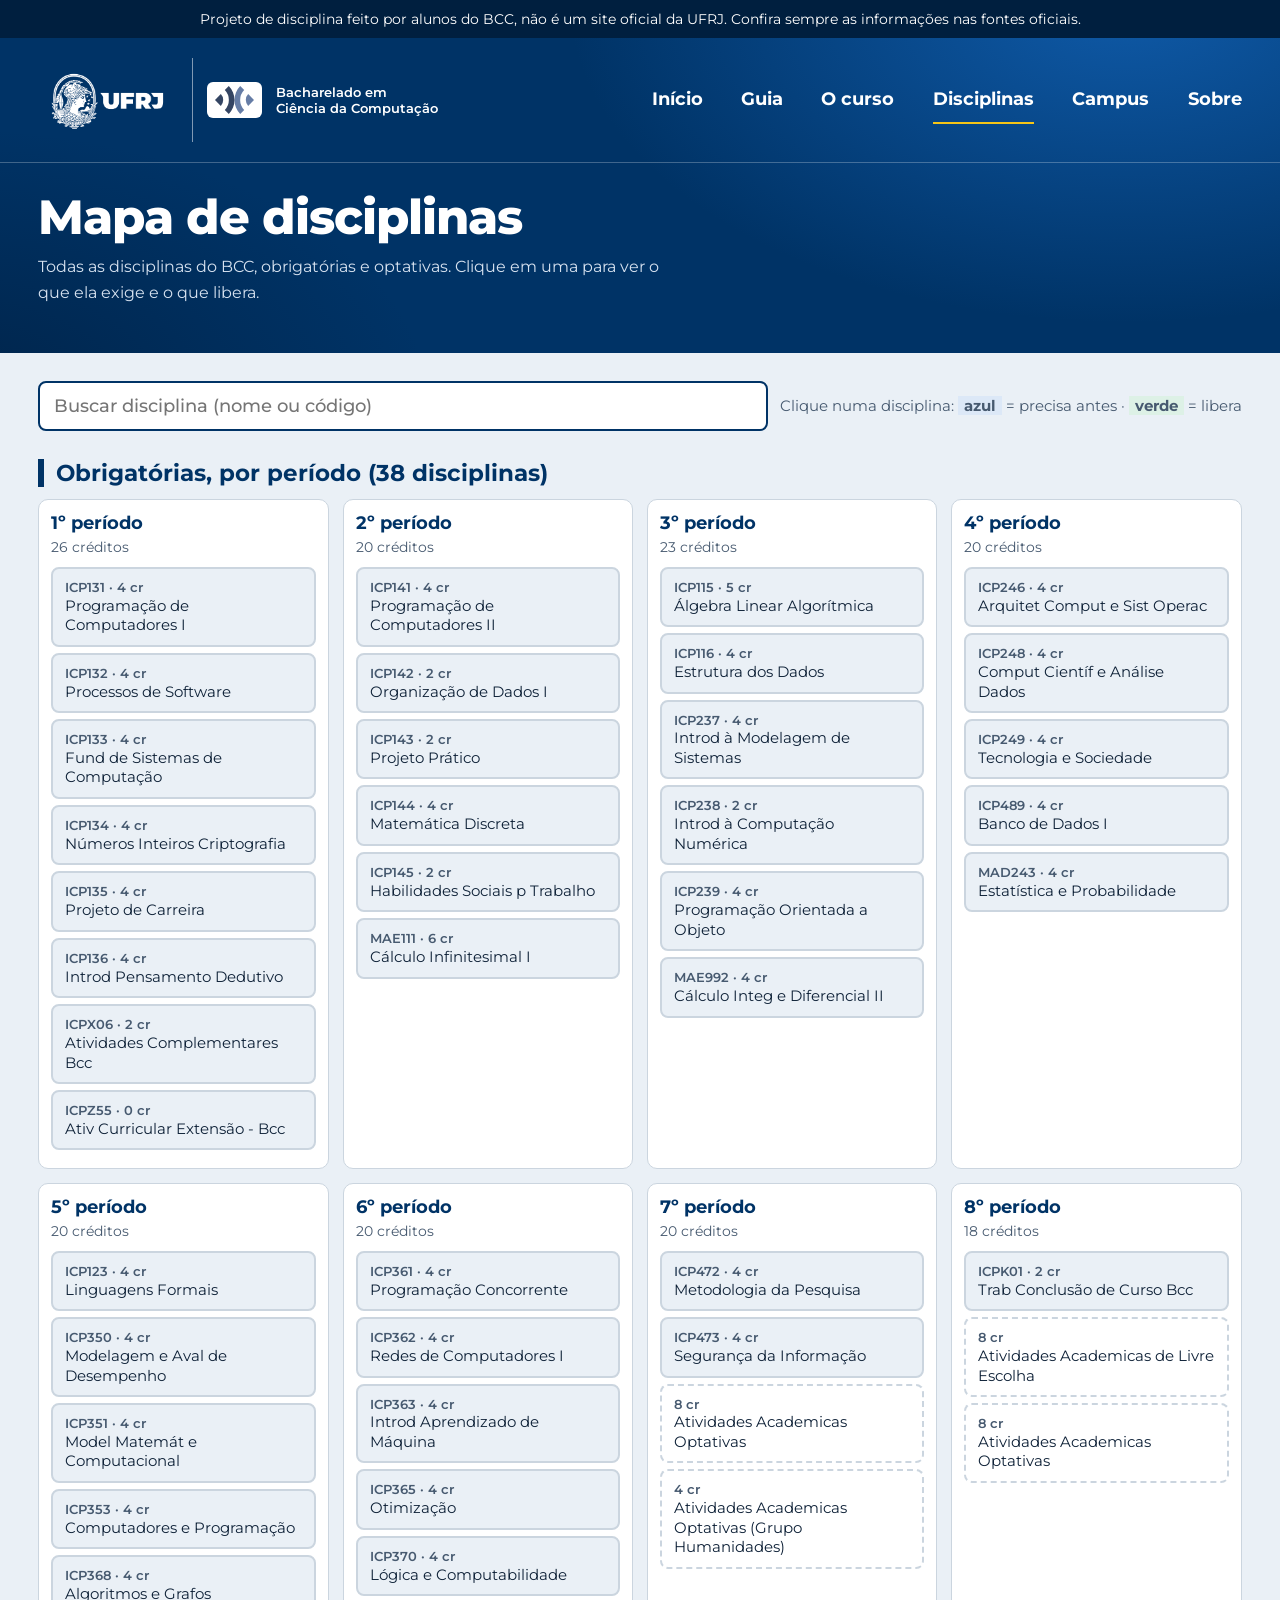
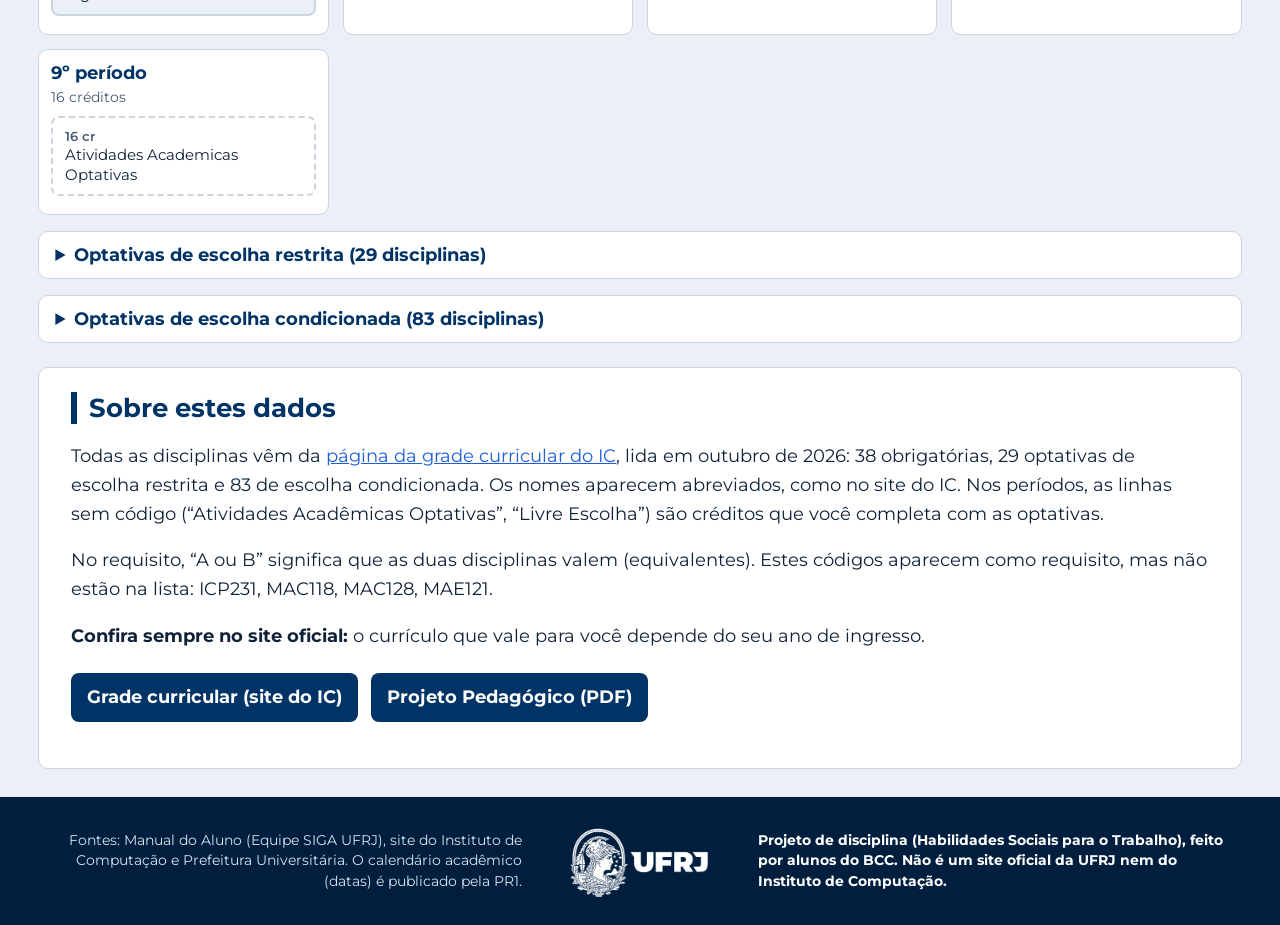
<file: disciplinas.html>
<!doctype html>
<html lang="pt-BR">
  <head>
    <meta charset="utf-8" />
    <meta name="viewport" content="width=device-width, initial-scale=1" />
    <title>Disciplinas — Calouro BCC</title>
    <link rel="preconnect" href="https://fonts.googleapis.com" />
    <link rel="preconnect" href="https://fonts.gstatic.com" crossorigin />
    <link
      href="https://fonts.googleapis.com/css2?family=Montserrat:wght@400;500;600;700;800&family=JetBrains+Mono:wght@500&display=swap"
      rel="stylesheet"
    />
    <link rel="stylesheet" href="style.css" />
  </head>
  <body>
    <!-- Link para pular o menu (acessibilidade) -->
    <a class="skip" href="#main">Ir para o conteúdo</a>
    <!-- Aviso: este site é um trabalho de alunos e não é oficial -->
    <div class="draft">
      Projeto de disciplina feito por alunos do BCC, não é um site oficial da UFRJ. Confira sempre
      as informações nas fontes oficiais.
    </div>
    <!-- Topo azul: logos, menu e título da página -->
    <div class="hero small wide">
      <div class="topwrap">
        <header class="top">
          <div class="lockup">
            <img
              class="ufrj"
              src="img/ufrj-horizontal-negativa-telas.png"
              alt="UFRJ"
              width="139"
              height="84"
            />
            <div class="sep" aria-hidden="true"></div>
            <span class="icbadge"
              ><img src="img/logo-ic.svg" alt="Instituto de Computação" width="40" height="28"
            /></span>
            <div class="unit">Bacharelado em<br />Ciência da Computação</div>
          </div>
          <nav class="parts" aria-label="Partes do site">
            <a href="index.html">Início</a><a href="guia.html">Guia</a
            ><a href="curso.html">O curso</a><a href="disciplinas.html" aria-current="page">Disciplinas</a
            ><a href="campus.html">Campus</a><a href="sobre.html">Sobre</a>
          </nav>
        </header>
      </div>
      <div class="in">
        <h1>Mapa de disciplinas</h1>
        <p class="lead">
          Todas as disciplinas do BCC, obrigatórias e optativas. Clique em uma para ver o que ela
          exige e o que libera.
        </p>
      </div>
    </div>
    <!-- Conteúdo da página -->
    <main id="main" class="wrap wide">
      <div class="tools">
        <input
          id="q"
          class="search"
          type="search"
          placeholder="Buscar disciplina (nome ou código)"
          aria-label="Buscar disciplina"
          autocomplete="off"
        />
        <span class="legend"
          >Clique numa disciplina: <b style="background: #dce8f7; padding: 0 6px">azul</b> = precisa
          antes · <b style="background: #ddf1e6; padding: 0 6px">verde</b> = libera</span
        >
      </div>
      <h2 class="vgrupo">Obrigatórias, por período (38 disciplinas)</h2>
      <div class="grid-periods" id="grade"></div>
      <details class="opt" id="opt-R">
        <summary>Optativas de escolha restrita (29 disciplinas)</summary>
        <div class="opt-grid" id="gR"></div>
      </details>
      <details class="opt" id="opt-C">
        <summary>Optativas de escolha condicionada (83 disciplinas)</summary>
        <div class="opt-grid" id="gC"></div>
      </details>
      <div class="detalhe" id="detalhe" role="status" aria-live="polite" hidden></div>
      <section class="topic" style="margin-top: 24px">
        <h2>Sobre estes dados</h2>
        <p>
          Todas as disciplinas vêm da
          <a href="https://ic.ufrj.br/info/grade-curricular-bcc/" target="_blank" rel="noopener"
            >página da grade curricular do IC</a
          >, lida em outubro de 2026: 38 obrigatórias, 29 optativas de escolha restrita e 83 de
          escolha condicionada. Os nomes aparecem abreviados, como no site do IC. Nos períodos, as
          linhas sem código (“Atividades Acadêmicas Optativas”, “Livre Escolha”) são créditos que
          você completa com as optativas.
        </p>
        <p>
          No requisito, “A ou B” significa que as duas disciplinas valem (equivalentes). Estes
          códigos aparecem como requisito, mas não estão na lista: ICP231, MAC118, MAC128, MAE121.
        </p>
        <p>
          <b>Confira sempre no site oficial:</b> o currículo que vale para você depende do seu ano
          de ingresso.
        </p>
        <p>
          <a
            class="btn"
            href="https://ic.ufrj.br/info/grade-curricular-bcc/"
            target="_blank"
            rel="noopener"
            >Grade curricular (site do IC)</a
          >
          <a
            class="btn"
            href="https://ic.ufrj.br/graduacao/Projeto-Pedag%C3%B3gico-BCC-2022.pdf"
            target="_blank"
            rel="noopener"
            >Projeto Pedagógico (PDF)</a
          >
        </p>
      </section>
    </main>
    <!-- Rodapé -->
    <footer class="foot">
      <div class="in foot3">
        <p class="fl">
          Fontes: Manual do Aluno (Equipe SIGA UFRJ), site do Instituto de Computação e Prefeitura
          Universitária. O calendário acadêmico (datas) é publicado pela PR1.
        </p>
        <img
          src="img/ufrj-horizontal-negativa-telas.png"
          alt="UFRJ"
          width="139"
          height="84"
          loading="lazy"
        />
        <p class="fr">
          <b
            >Projeto de disciplina (Habilidades Sociais para o Trabalho), feito por alunos do BCC.
            Não é um site oficial da UFRJ nem do Instituto de Computação.</b
          >
        </p>
      </div>
    </footer>
    <script>
      // Lista das disciplinas, lida da página da grade curricular do IC.
      // c = código, n = nome, cr = créditos, ch = carga horária,
      // p = período (1 a 9) ou tipo de optativa (R = escolha restrita, C = escolha condicionada),
      // r = requisitos ("A=B" quer dizer que A ou B servem).
      const D = [
        { c: "ICP131", n: "Programação de Computadores I", cr: 4.0, ch: 60, p: 1, r: [] },
        { c: "ICP132", n: "Processos de Software", cr: 4.0, ch: 60, p: 1, r: [] },
        { c: "ICP133", n: "Fund de Sistemas de Computação", cr: 4.0, ch: 60, p: 1, r: [] },
        { c: "ICP134", n: "Números Inteiros Criptografia", cr: 4.0, ch: 60, p: 1, r: [] },
        { c: "ICP135", n: "Projeto de Carreira", cr: 4.0, ch: 60, p: 1, r: [] },
        { c: "ICP136", n: "Introd Pensamento Dedutivo", cr: 4.0, ch: 60, p: 1, r: [] },
        { c: "ICPX06", n: "Atividades Complementares Bcc", cr: 2.0, ch: 90, p: 1, r: [] },
        { c: "ICPZ55", n: "Ativ Curricular Extensão - Bcc", cr: 0.0, ch: 320, p: 1, r: [] },
        { c: "ICP141", n: "Programação de Computadores II", cr: 4.0, ch: 60, p: 2, r: ["ICP131"] },
        { c: "ICP142", n: "Organização de Dados I", cr: 2.0, ch: 30, p: 2, r: [] },
        {
          c: "ICP143",
          n: "Projeto Prático",
          cr: 2.0,
          ch: 30,
          p: 2,
          r: ["ICP131", "ICP132", "ICP133"],
        },
        { c: "ICP144", n: "Matemática Discreta", cr: 4.0, ch: 60, p: 2, r: ["ICP134"] },
        { c: "ICP145", n: "Habilidades Sociais p Trabalho", cr: 2.0, ch: 30, p: 2, r: ["ICP135"] },
        { c: "MAE111", n: "Cálculo Infinitesimal I", cr: 6.0, ch: 90, p: 2, r: [] },
        {
          c: "ICP115",
          n: "Álgebra Linear Algorítmica",
          cr: 5.0,
          ch: 90,
          p: 3,
          r: ["ICP136", "ICP144"],
        },
        { c: "ICP116", n: "Estrutura dos Dados", cr: 4.0, ch: 60, p: 3, r: ["ICP141"] },
        {
          c: "ICP237",
          n: "Introd à Modelagem de Sistemas",
          cr: 4.0,
          ch: 60,
          p: 3,
          r: ["ICP132", "ICP141"],
        },
        {
          c: "ICP238",
          n: "Introd à Computação Numérica",
          cr: 2.0,
          ch: 30,
          p: 3,
          r: ["ICP131", "ICP133", "MAE111"],
        },
        { c: "ICP239", n: "Programação Orientada a Objeto", cr: 4.0, ch: 60, p: 3, r: ["ICP141"] },
        { c: "MAE992", n: "Cálculo Integ e Diferencial II", cr: 4.0, ch: 60, p: 3, r: ["MAE111"] },
        {
          c: "ICP246",
          n: "Arquitet Comput e Sist Operac",
          cr: 4.0,
          ch: 60,
          p: 4,
          r: ["ICP133", "ICP141"],
        },
        {
          c: "ICP248",
          n: "Comput Científ e Análise Dados",
          cr: 4.0,
          ch: 60,
          p: 4,
          r: ["ICP115", "ICP238", "MAE992"],
        },
        { c: "ICP249", n: "Tecnologia e Sociedade", cr: 4.0, ch: 60, p: 4, r: ["ICP145"] },
        { c: "ICP489", n: "Banco de Dados I", cr: 4.0, ch: 60, p: 4, r: ["ICP116"] },
        { c: "MAD243", n: "Estatística e Probabilidade", cr: 4.0, ch: 60, p: 4, r: ["MAE121"] },
        { c: "ICP123", n: "Linguagens Formais", cr: 4.0, ch: 60, p: 5, r: ["ICP141", "ICP144"] },
        {
          c: "ICP350",
          n: "Modelagem e Aval de Desempenho",
          cr: 4.0,
          ch: 60,
          p: 5,
          r: ["ICP115", "MAD243"],
        },
        {
          c: "ICP351",
          n: "Model Matemát e Computacional",
          cr: 4.0,
          ch: 60,
          p: 5,
          r: ["ICP115", "MAE992"],
        },
        { c: "ICP353", n: "Computadores e Programação", cr: 4.0, ch: 60, p: 5, r: ["ICP246"] },
        { c: "ICP368", n: "Algoritmos e Grafos", cr: 4.0, ch: 60, p: 5, r: ["ICP116", "ICP144"] },
        {
          c: "ICP361",
          n: "Programação Concorrente",
          cr: 4.0,
          ch: 60,
          p: 6,
          r: ["ICP239", "ICP353"],
        },
        {
          c: "ICP362",
          n: "Redes de Computadores I",
          cr: 4.0,
          ch: 60,
          p: 6,
          r: ["ICP131", "ICP133", "MAD243"],
        },
        {
          c: "ICP363",
          n: "Introd Aprendizado de Máquina",
          cr: 4.0,
          ch: 60,
          p: 6,
          r: ["ICP248", "MAD243"],
        },
        { c: "ICP365", n: "Otimização", cr: 4.0, ch: 60, p: 6, r: ["ICP115", "ICP238"] },
        { c: "ICP370", n: "Lógica e Computabilidade", cr: 4.0, ch: 60, p: 6, r: ["ICP123"] },
        { c: "ICP472", n: "Metodologia da Pesquisa", cr: 4.0, ch: 60, p: 7, r: ["ICP249"] },
        {
          c: "ICP473",
          n: "Segurança da Informação",
          cr: 4.0,
          ch: 60,
          p: 7,
          r: ["ICP353", "ICP362"],
        },
        { c: "", n: "Atividades Academicas Optativas", cr: 8.0, ch: 120, p: 7, r: [] },
        {
          c: "",
          n: "Atividades Academicas Optativas (Grupo Humanidades)",
          cr: 4.0,
          ch: 60,
          p: 7,
          r: [],
        },
        { c: "ICPK01", n: "Trab Conclusão de Curso Bcc", cr: 2.0, ch: 90, p: 8, r: ["ICP472"] },
        { c: "", n: "Atividades Academicas de Livre Escolha", cr: 8.0, ch: 120, p: 8, r: [] },
        { c: "", n: "Atividades Academicas Optativas", cr: 8.0, ch: 120, p: 8, r: [] },
        { c: "", n: "Atividades Academicas Optativas", cr: 16.0, ch: 240, p: 9, r: [] },
        { c: "FCF108", n: "Ética I", cr: 4.0, ch: 60, p: "R", r: [] },
        { c: "FCF614", n: "Ética II", cr: 4.0, ch: 60, p: "R", r: [] },
        { c: "FCF615", n: "Ética III", cr: 4.0, ch: 60, p: "R", r: [] },
        { c: "FCF616", n: "Ética IV", cr: 4.0, ch: 60, p: "R", r: [] },
        { c: "NEP101", n: "Teoria Direitos Fundamentais", cr: 4.0, ch: 60, p: "R", r: [] },
        { c: "NEP110", n: "Fund Direitos Humanos", cr: 4.0, ch: 60, p: "R", r: [] },
        { c: "NEP120", n: "Fund Polít Públicas Dir Hum", cr: 4.0, ch: 60, p: "R", r: [] },
        { c: "NEP130", n: "Tóp Esp Polít Públ Dir Hum I", cr: 4.0, ch: 60, p: "R", r: [] },
        { c: "NEP140", n: "Tóp Esp Polít Públ Dir Hum II", cr: 4.0, ch: 60, p: "R", r: [] },
        { c: "NEP141", n: "Tóp Esp Polít Públ Dir Hum III", cr: 4.0, ch: 60, p: "R", r: [] },
        { c: "NEP142", n: "Tóp Esp Polít Públ Dir Hum IV", cr: 4.0, ch: 60, p: "R", r: [] },
        { c: "NEP143", n: "Tóp Esp Polít Públ Dir Hum V", cr: 4.0, ch: 60, p: "R", r: [] },
        { c: "NEP144", n: "Tóp Esp Polít Públ Dir Hum VI", cr: 2.0, ch: 30, p: "R", r: [] },
        { c: "NEP145", n: "Tóp Esp Polít Públ Dir Hum VII", cr: 2.0, ch: 30, p: "R", r: [] },
        { c: "NEP146", n: "Dir Hum, Gênero e Sexualidades", cr: 4.0, ch: 60, p: "R", r: [] },
        { c: "NEP147", n: "Dir Hum e Democracia", cr: 4.0, ch: 60, p: "R", r: [] },
        { c: "NEP148", n: "Dir Hum, Pens Negro e Racismo", cr: 4.0, ch: 60, p: "R", r: [] },
        { c: "NEP149", n: "Dir Hum e Meio Ambiente", cr: 4.0, ch: 60, p: "R", r: [] },
        { c: "NEP150", n: "Dir Hum e Saúde", cr: 4.0, ch: 60, p: "R", r: [] },
        { c: "NEP151", n: "Dir Hum e Cultura", cr: 4.0, ch: 60, p: "R", r: [] },
        { c: "NEP152", n: "Dir Hum, Conflit e Territórios", cr: 4.0, ch: 60, p: "R", r: [] },
        { c: "NEP153", n: "Dir Hum e Trabalho", cr: 4.0, ch: 60, p: "R", r: [] },
        { c: "NEP154", n: "Dir Hum e Sistema de Justiça", cr: 4.0, ch: 60, p: "R", r: [] },
        { c: "NEP155", n: "Dir Hum e Movimentos Sociais", cr: 4.0, ch: 60, p: "R", r: [] },
        { c: "NEP156", n: "Dir Hum, Globalização e Tecnol", cr: 4.0, ch: 60, p: "R", r: [] },
        { c: "NEP157", n: "Dir Hum, Violência e Democrac", cr: 4.0, ch: 60, p: "R", r: [] },
        { c: "NEP158", n: "Dir Hum e Polít Internacional", cr: 4.0, ch: 60, p: "R", r: [] },
        { c: "NEP159", n: "Dir Hum e Desigualdade Sociais", cr: 4.0, ch: 60, p: "R", r: [] },
        { c: "NEP160", n: "Dir Hum na América Latina", cr: 4.0, ch: 60, p: "R", r: [] },
        {
          c: "FIM230",
          n: "Física III - a",
          cr: 4.0,
          ch: 60,
          p: "C",
          r: ["FIT112", "MAC128=MAE992"],
        },
        { c: "FIM240", n: "Física IV - a", cr: 4.0, ch: 60, p: "C", r: ["FIM230"] },
        { c: "FIT112", n: "Física I - a", cr: 4.0, ch: 60, p: "C", r: [] },
        {
          c: "FIT122",
          n: "Física II - a",
          cr: 4.0,
          ch: 60,
          p: "C",
          r: ["FIT112", "MAC118=MAE111"],
        },
        { c: "ICP005", n: "Ética em Computação", cr: 4.0, ch: 60, p: "C", r: [] },
        { c: "ICP006", n: "Internet das Coisas", cr: 4.0, ch: 60, p: "C", r: ["ICP246", "ICP362"] },
        {
          c: "ICP009",
          n: "Sist Colaborat e Comput Social",
          cr: 4.0,
          ch: 60,
          p: "C",
          r: ["ICP237"],
        },
        { c: "ICP010", n: "Web Semântica", cr: 4.0, ch: 60, p: "C", r: ["ICP489"] },
        {
          c: "ICP011",
          n: "Tóp Esp em Ciência de Dados I",
          cr: 4.0,
          ch: 60,
          p: "C",
          r: ["ICP363", "ICP489"],
        },
        {
          c: "ICP012",
          n: "Tóp Esp em Ciência de Dados II",
          cr: 4.0,
          ch: 60,
          p: "C",
          r: ["ICP363", "ICP489"],
        },
        {
          c: "ICP013",
          n: "Séries e Transformadas Comput",
          cr: 4.0,
          ch: 60,
          p: "C",
          r: ["ICP115", "MAE992"],
        },
        {
          c: "ICP014",
          n: "Comput Científ Equaç Dif Ordin",
          cr: 4.0,
          ch: 60,
          p: "C",
          r: ["ICP248", "ICP351"],
        },
        { c: "ICP015", n: "Comput Científ Equaç Dif Parc", cr: 4.0, ch: 60, p: "C", r: ["ICP014"] },
        {
          c: "ICP016",
          n: "Introd Métod Elementos Finitos",
          cr: 4.0,
          ch: 60,
          p: "C",
          r: ["ICP248"],
        },
        { c: "ICP017", n: "Otimização Linear", cr: 4.0, ch: 60, p: "C", r: ["ICP365"] },
        { c: "ICP018", n: "Otimização Não Linear", cr: 4.0, ch: 60, p: "C", r: ["ICP365"] },
        { c: "ICP019", n: "Álgebra Linear Aplicada", cr: 4.0, ch: 60, p: "C", r: ["ICP248"] },
        { c: "ICP020", n: "Engenharia de Software", cr: 4.0, ch: 60, p: "C", r: ["ICP237"] },
        { c: "ICP021", n: "Tóp Esp em Engenharia Dados I", cr: 4.0, ch: 60, p: "C", r: ["ICP489"] },
        {
          c: "ICP022",
          n: "Tóp Esp em Engenharia Dados II",
          cr: 4.0,
          ch: 60,
          p: "C",
          r: ["ICP489"],
        },
        { c: "ICP023", n: "Gestão de Projetos", cr: 4.0, ch: 60, p: "C", r: ["ICP237"] },
        { c: "ICP024", n: "Análise e Projeto de Sistemas", cr: 4.0, ch: 60, p: "C", r: ["ICP237"] },
        { c: "ICP025", n: "Computação em Nuvem", cr: 4.0, ch: 60, p: "C", r: ["ICP246", "ICP362"] },
        { c: "ICP026", n: "Redes de Computadores II", cr: 4.0, ch: 60, p: "C", r: ["ICP362"] },
        {
          c: "ICP027",
          n: "Criptografia",
          cr: 4.0,
          ch: 60,
          p: "C",
          r: ["ICP115", "ICP131", "ICP134"],
        },
        { c: "ICP028", n: "Tóp Esp em Arquitetura Comput", cr: 4.0, ch: 60, p: "C", r: ["ICP246"] },
        { c: "ICP029", n: "Empreendedorismo e Inovação", cr: 4.0, ch: 60, p: "C", r: ["ICP145"] },
        { c: "ICP030", n: "Governança e Gestão de Dados", cr: 4.0, ch: 60, p: "C", r: ["ICP489"] },
        {
          c: "ICP031",
          n: "Tóp Esp em Comp Científica I",
          cr: 4.0,
          ch: 60,
          p: "C",
          r: ["ICP351", "ICP365"],
        },
        {
          c: "ICP032",
          n: "Tóp Esp em Comp Científica II",
          cr: 4.0,
          ch: 60,
          p: "C",
          r: ["ICP351", "ICP365"],
        },
        { c: "ICP034", n: "Análise de Redes Sociais", cr: 4.0, ch: 60, p: "C", r: [] },
        {
          c: "ICP035",
          n: "Tóp Esp em Teoria da Comput I",
          cr: 4.0,
          ch: 60,
          p: "C",
          r: ["ICP116", "ICP144"],
        },
        {
          c: "ICP036",
          n: "Tóp Esp em Teoria da Comput II",
          cr: 4.0,
          ch: 60,
          p: "C",
          r: ["ICP116", "ICP144"],
        },
        { c: "ICP038", n: "Fundamentos Processo Negócio", cr: 4.0, ch: 60, p: "C", r: ["ICP132"] },
        { c: "ICP041", n: "Oficina de Desenv Software I", cr: 4.0, ch: 60, p: "C", r: ["ICP237"] },
        { c: "ICP042", n: "Oficina de Desenv Software II", cr: 4.0, ch: 60, p: "C", r: ["ICP237"] },
        { c: "ICP051", n: "Tóp Esp em Eng de Software I", cr: 4.0, ch: 60, p: "C", r: ["ICP237"] },
        { c: "ICP052", n: "Tóp Esp em Eng de Software II", cr: 4.0, ch: 60, p: "C", r: ["ICP237"] },
        { c: "ICP061", n: "Desenvolvimento Web I", cr: 4.0, ch: 60, p: "C", r: ["ICP239"] },
        { c: "ICP062", n: "Desenvolvimento Web II", cr: 4.0, ch: 60, p: "C", r: ["ICP239"] },
        { c: "ICP071", n: "Tóp Esp em Sist Computacion I", cr: 4.0, ch: 60, p: "C", r: ["ICP361"] },
        {
          c: "ICP072",
          n: "Tóp Esp em Sist Computacion II",
          cr: 4.0,
          ch: 60,
          p: "C",
          r: ["ICP362"],
        },
        {
          c: "ICP081",
          n: "Oficina de Teconologia I",
          cr: 2.0,
          ch: 30,
          p: "C",
          r: ["ICP141", "ICP239"],
        },
        {
          c: "ICP082",
          n: "Oficina de Teconologia II",
          cr: 2.0,
          ch: 30,
          p: "C",
          r: ["ICP141", "ICP239"],
        },
        {
          c: "ICP083",
          n: "Oficina de Teconologia III",
          cr: 2.0,
          ch: 30,
          p: "C",
          r: ["ICP141", "ICP239"],
        },
        {
          c: "ICP084",
          n: "Oficina de Teconologia IV",
          cr: 2.0,
          ch: 30,
          p: "C",
          r: ["ICP141", "ICP239"],
        },
        {
          c: "ICP085",
          n: "Oficina de Teconologia V",
          cr: 2.0,
          ch: 30,
          p: "C",
          r: ["ICP141", "ICP239"],
        },
        { c: "ICP091", n: "Tóp Esp em Ciência Comput I", cr: 4.0, ch: 60, p: "C", r: [] },
        { c: "ICP092", n: "Tóp Esp em Ciência Comput II", cr: 4.0, ch: 60, p: "C", r: [] },
        { c: "ICP093", n: "Tóp Esp em Ciência Comput III", cr: 4.0, ch: 60, p: "C", r: [] },
        { c: "ICP094", n: "Tóp Esp em Ciência Comput IV", cr: 4.0, ch: 60, p: "C", r: [] },
        { c: "ICP095", n: "Tóp Esp em Ciência Comput V", cr: 4.0, ch: 60, p: "C", r: [] },
        { c: "ICP096", n: "Lab Análise de Redes Sociais", cr: 4.0, ch: 60, p: "C", r: ["ICP034"] },
        { c: "ICP100", n: "Introd Gestão Estratégica Ti", cr: 4.0, ch: 60, p: "C", r: [] },
        {
          c: "ICP102",
          n: "Tecn para Grandes Vol de Dados",
          cr: 4.0,
          ch: 60,
          p: "C",
          r: ["ICP489"],
        },
        { c: "ICP103", n: "Análise de Risco", cr: 4.0, ch: 60, p: "C", r: ["MAD243"] },
        { c: "ICP356", n: "Organização de Dados II", cr: 4.0, ch: 60, p: "C", r: ["ICP116"] },
        {
          c: "ICP357",
          n: "Data Warehousing e Intel Negóc",
          cr: 4.0,
          ch: 60,
          p: "C",
          r: ["ICP489"],
        },
        { c: "ICP359", n: "Introd ao Suporte à Decisão", cr: 4.0, ch: 60, p: "C", r: ["MAD243"] },
        {
          c: "ICP367",
          n: "Sistemas Distribuídos",
          cr: 4.0,
          ch: 60,
          p: "C",
          r: ["ICP361", "ICP362"],
        },
        { c: "ICP465", n: "Tóp Esp Informática Sociedade", cr: 4.0, ch: 60, p: "C", r: [] },
        {
          c: "ICP471",
          n: "Compiladores",
          cr: 4.0,
          ch: 60,
          p: "C",
          r: ["ICP116", "ICP123", "ICP353"],
        },
        { c: "ICP478", n: "Métodos Numéricos I", cr: 4.0, ch: 60, p: "C", r: ["ICP231"] },
        { c: "ICP491", n: "Banco de Dados II", cr: 4.0, ch: 60, p: "C", r: ["ICP489"] },
        { c: "ICP508", n: "Inteligência Artificial", cr: 4.0, ch: 60, p: "C", r: ["ICP368"] },
        { c: "ICP518", n: "Teoria de Grafos", cr: 4.0, ch: 60, p: "C", r: ["ICP368"] },
        { c: "ICP532", n: "Mineração de Dados", cr: 4.0, ch: 60, p: "C", r: ["ICP489", "MAD243"] },
        { c: "ICP603", n: "Gestão do Conhecimento", cr: 4.0, ch: 60, p: "C", r: ["ICP142"] },
        { c: "ICP605", n: "Recuperação de Informação", cr: 4.0, ch: 60, p: "C", r: ["ICP116"] },
        { c: "ICP606", n: "Tóp Esp em Programação", cr: 4.0, ch: 60, p: "C", r: ["ICP368"] },
        { c: "ICP616", n: "Interação Humano-computador", cr: 4.0, ch: 60, p: "C", r: ["ICP237"] },
        {
          c: "ICP622",
          n: "Program Paralela e Distribuída",
          cr: 4.0,
          ch: 60,
          p: "C",
          r: ["ICP361"],
        },
        { c: "ICP633", n: "Algoritmos de Aproximação", cr: 4.0, ch: 60, p: "C", r: ["ICP368"] },
        { c: "ICP636", n: "Algoritmos Paralelos", cr: 4.0, ch: 60, p: "C", r: ["ICP368"] },
        {
          c: "ICP638",
          n: "Computação Algébrica",
          cr: 4.0,
          ch: 60,
          p: "C",
          r: ["ICP115", "ICP131", "ICP134"],
        },
        { c: "ICP639", n: "Computação Quântica", cr: 4.0, ch: 60, p: "C", r: ["ICP115", "ICP134"] },
        { c: "ICP640", n: "Projeto Teste de Software", cr: 4.0, ch: 60, p: "C", r: ["ICP237"] },
        { c: "ICPX03", n: "Monitoria I", cr: 2.0, ch: 90, p: "C", r: [] },
        { c: "ICPX04", n: "Monitoria II", cr: 2.0, ch: 90, p: "C", r: ["ICPX03"] },
        { c: "IEE115", n: "Economia", cr: 4.0, ch: 60, p: "C", r: [] },
        { c: "LEB599", n: "Est da Líng Bras de Sinais I", cr: 4.0, ch: 60, p: "C", r: [] },
        { c: "MAE993", n: "Cálculo Int e Diferencial III", cr: 4.0, ch: 60, p: "C", r: ["MAE992"] },
        {
          c: "MAE994",
          n: "Cálculo Int e Diferencial IV",
          cr: 4.0,
          ch: 60,
          p: "C",
          r: ["ICP115", "MAE992"],
        },
      ];
      // por[código] = a disciplina com esse código.
      const por = {};
      D.forEach((x) => {
        if (x.c) por[x.c] = x;
      });
      // Códigos dos requisitos de uma disciplina (separa as equivalentes "A=B").
      const rc = (x) => x.r.flatMap((t) => t.split("="));
      // libera[código] = as disciplinas que têm esse código como requisito.
      const libera = {};
      D.forEach((x) => {
        if (x.c) rc(x).forEach((k) => (libera[k] = libera[k] || []).push(x.c));
      });
      // Mostra 4.0 como 4.
      const fmt = (n) => String(n).replace(".0", "");
      // Monta o cartão de uma disciplina (as linhas sem código são só créditos).
      const card = (x) =>
        x.c
          ? `<button class="course" data-c="${x.c}"><b>${x.c} · ${fmt(x.cr)} cr</b>${x.n}</button>`
          : `<div class="course info"><b>${fmt(x.cr)} cr</b>${x.n}</div>`;
      // Monta os 9 períodos.
      const grade = document.getElementById("grade"),
        det = document.getElementById("detalhe"),
        q = document.getElementById("q");
      for (let p = 1; p <= 9; p++) {
        const cs = D.filter((x) => x.p === p),
          cred = cs.reduce((s, c) => s + c.cr, 0);
        const s = document.createElement("section");
        s.className = "periodo";
        s.id = "periodo-" + p;
        s.innerHTML =
          `<h2>${p}º período</h2><small>${fmt(cred)} créditos</small>` + cs.map(card).join("");
        grade.appendChild(s);
      }
      // Monta as caixas das optativas.
      document.getElementById("gR").innerHTML = D.filter((x) => x.p === "R")
        .map(card)
        .join("");
      document.getElementById("gC").innerHTML = D.filter((x) => x.p === "C")
        .map(card)
        .join("");
      // Etiqueta de uma disciplina no painel de baixo (clicável se estiver na lista).
      const pillOf = (k) =>
        por[k]
          ? `<button class="pill" data-c="${k}">${k} ${por[k].n}</button>`
          : `<span class="pill">${k} (fora da lista)</span>`;
      // Mostra "A ou B" quando o requisito tem equivalência.
      const reqHtml = (t) => t.split("=").map(pillOf).join(" <i>ou</i> ");
      // Clicou numa disciplina: pinta de azul o que ela exige e de verde o que ela libera,
      // apaga as outras e preenche o painel de baixo.
      function pinta(cod) {
        const all = document.querySelectorAll(".course[data-c]");
        all.forEach((b) => {
          const c = b.dataset.c;
          b.classList.remove("sel", "req", "lib", "dim");
          if (!cod) return;
          if (c === cod) b.classList.add("sel");
          else if (rc(por[cod]).includes(c)) b.classList.add("req");
          else if ((libera[cod] || []).includes(c)) b.classList.add("lib");
          else b.classList.add("dim");
        });
        if (!cod) {
          det.hidden = true;
          return;
        }
        document.querySelectorAll("details.opt").forEach((d) => {
          if (d.querySelector(".course.req,.course.lib,.course.sel")) d.open = true;
        });
        const c = por[cod];
        det.hidden = false;
        det.innerHTML = `<h2>${c.c} · ${c.n}</h2><p>${fmt(c.cr)} créditos · ${c.ch} h · ${typeof c.p === "number" ? c.p + "º período (obrigatória)" : c.p === "R" ? "optativa de escolha restrita" : "optativa de escolha condicionada"}</p>
    <p><b>Precisa antes:</b> ${c.r.length ? c.r.map(reqHtml).join(" ") : "nenhum pré-requisito"}</p>
    <p><b>Libera:</b> ${(libera[cod] || []).length ? libera[cod].map(pillOf).join("") : "nenhuma disciplina da lista depende dela"}</p>`;
      }
      // Clique num cartão de disciplina.
      document.addEventListener("click", (e) => {
        const b = e.target.closest(".course[data-c]");
        if (b && !e.target.closest("#detalhe")) pinta(b.dataset.c);
      });
      // Clique numa etiqueta do painel de baixo: vai para aquela disciplina.
      det.addEventListener("click", (e) => {
        const b = e.target.closest(".pill[data-c]");
        if (b) {
          pinta(b.dataset.c);
          const t = document.querySelector(`.course[data-c="${b.dataset.c}"]`);
          if (t) t.scrollIntoView({ block: "center" });
        }
      });
      // Busca: esconde cartões, períodos e caixas sem resultado.
      q.addEventListener("input", () => {
        const t = q.value.trim().toLowerCase();
        document.querySelectorAll(".course").forEach((b) => {
          b.hidden = !!t && !b.textContent.toLowerCase().includes(t);
        });
        document.querySelectorAll(".periodo").forEach((s) => {
          s.hidden = !!t && ![...s.querySelectorAll(".course")].some((b) => !b.hidden);
        });
        document.querySelectorAll("details.opt").forEach((d) => {
          const n = [...d.querySelectorAll(".course")].filter((b) => !b.hidden).length;
          d.hidden = !!t && !n;
          if (t && n) d.open = true;
        });
      });
    </script>
  </body>
</html>
</file>
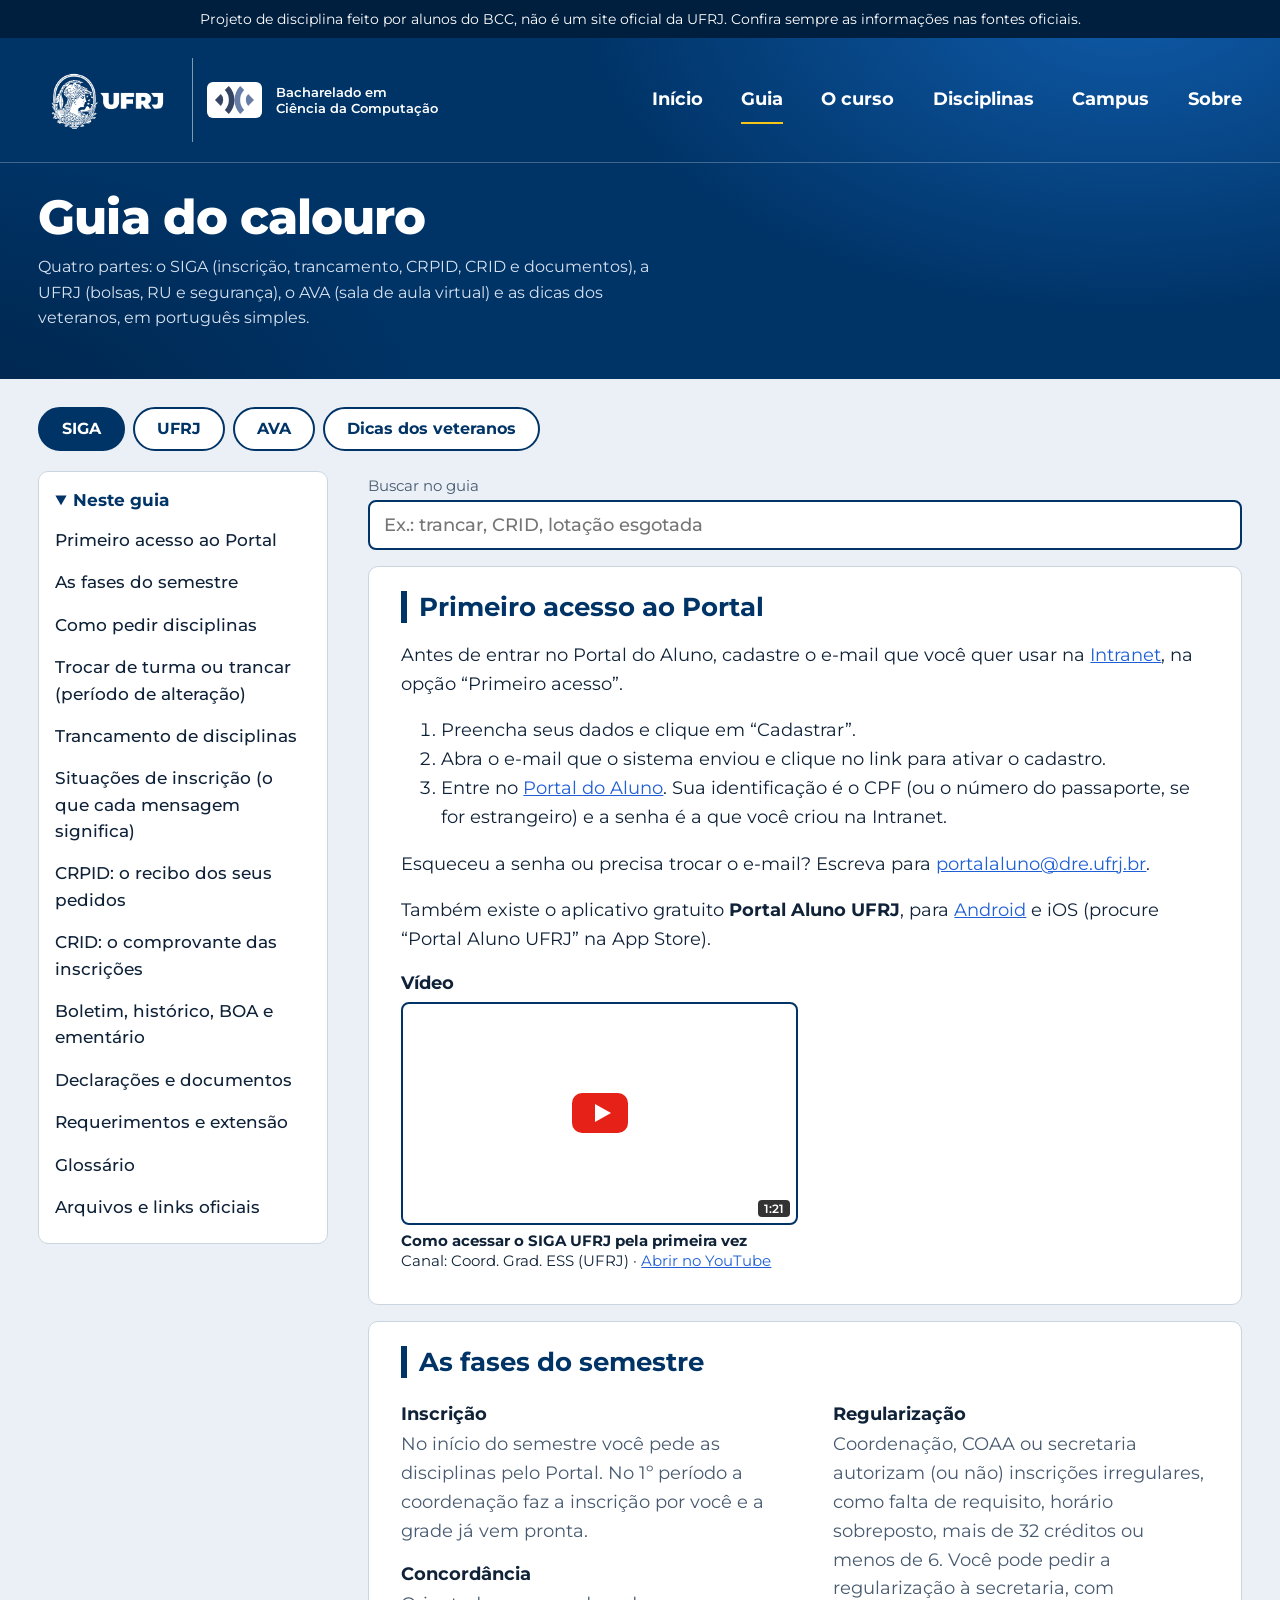
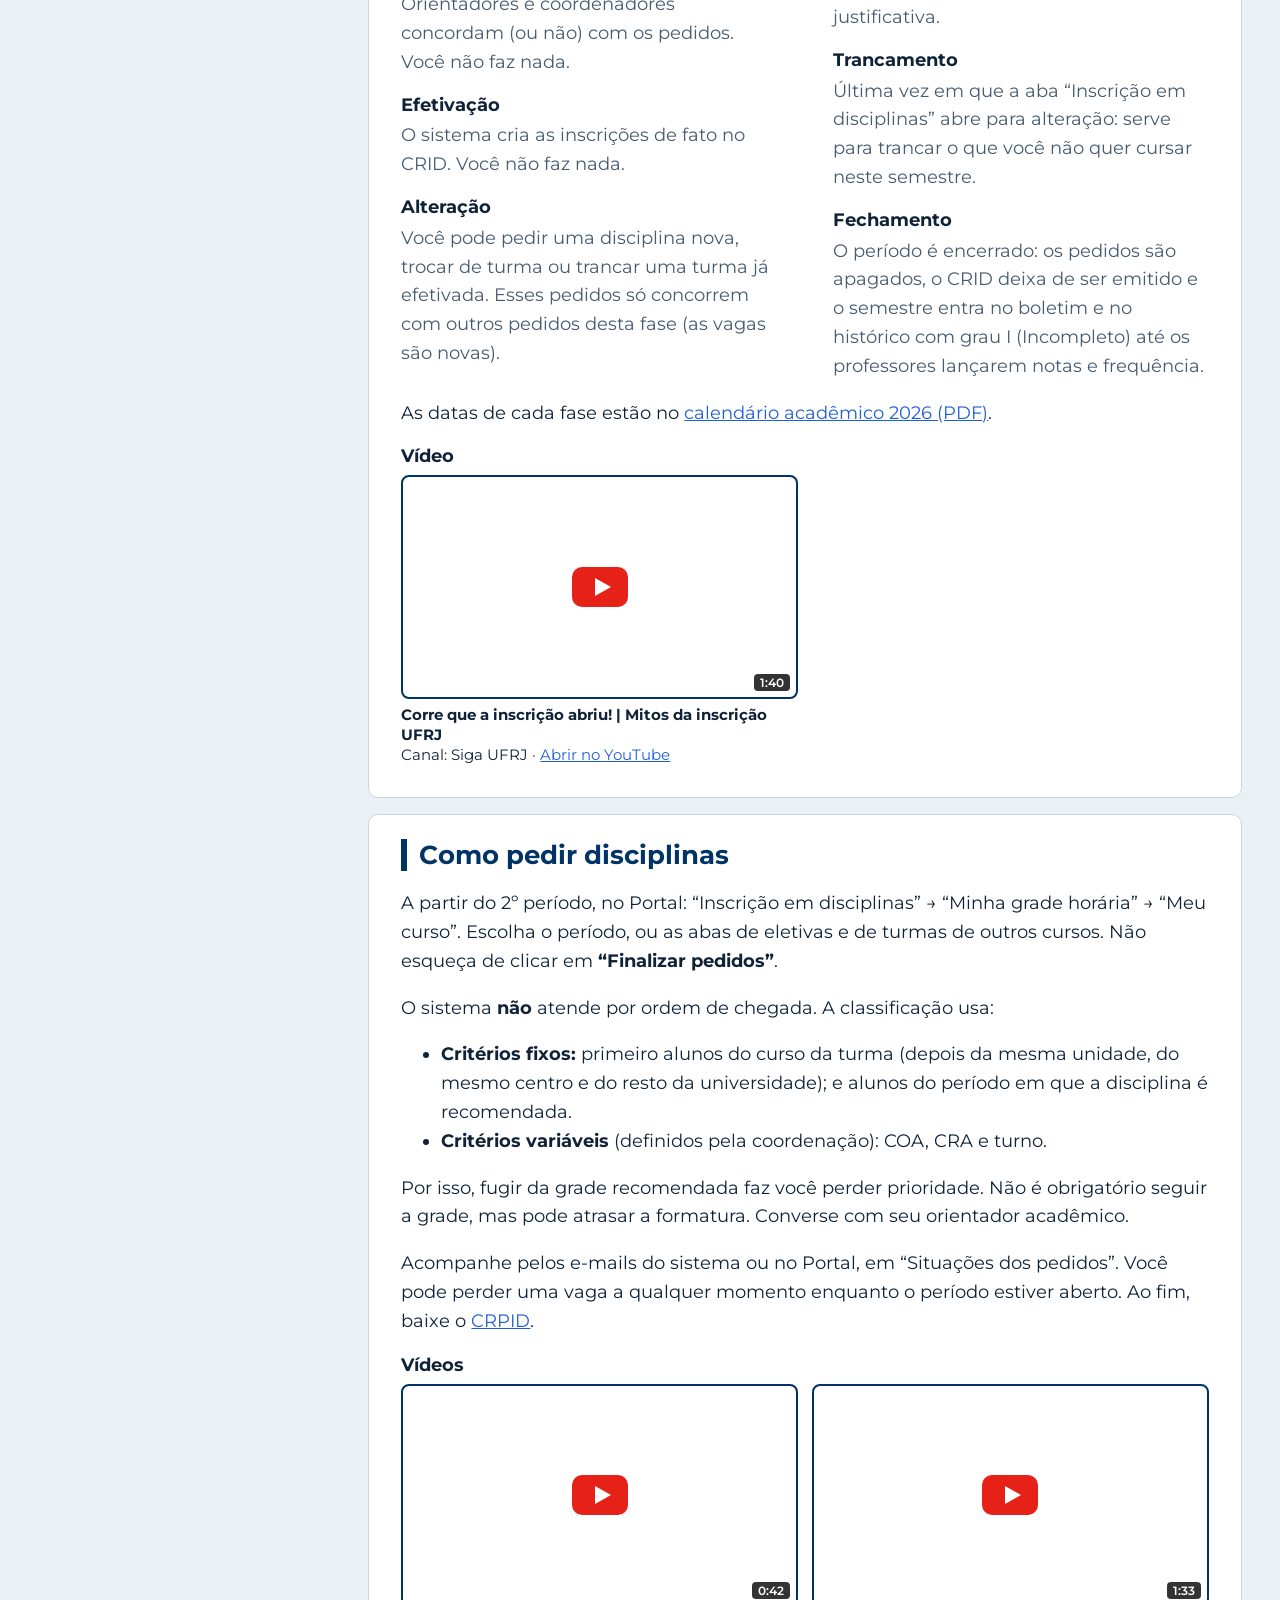
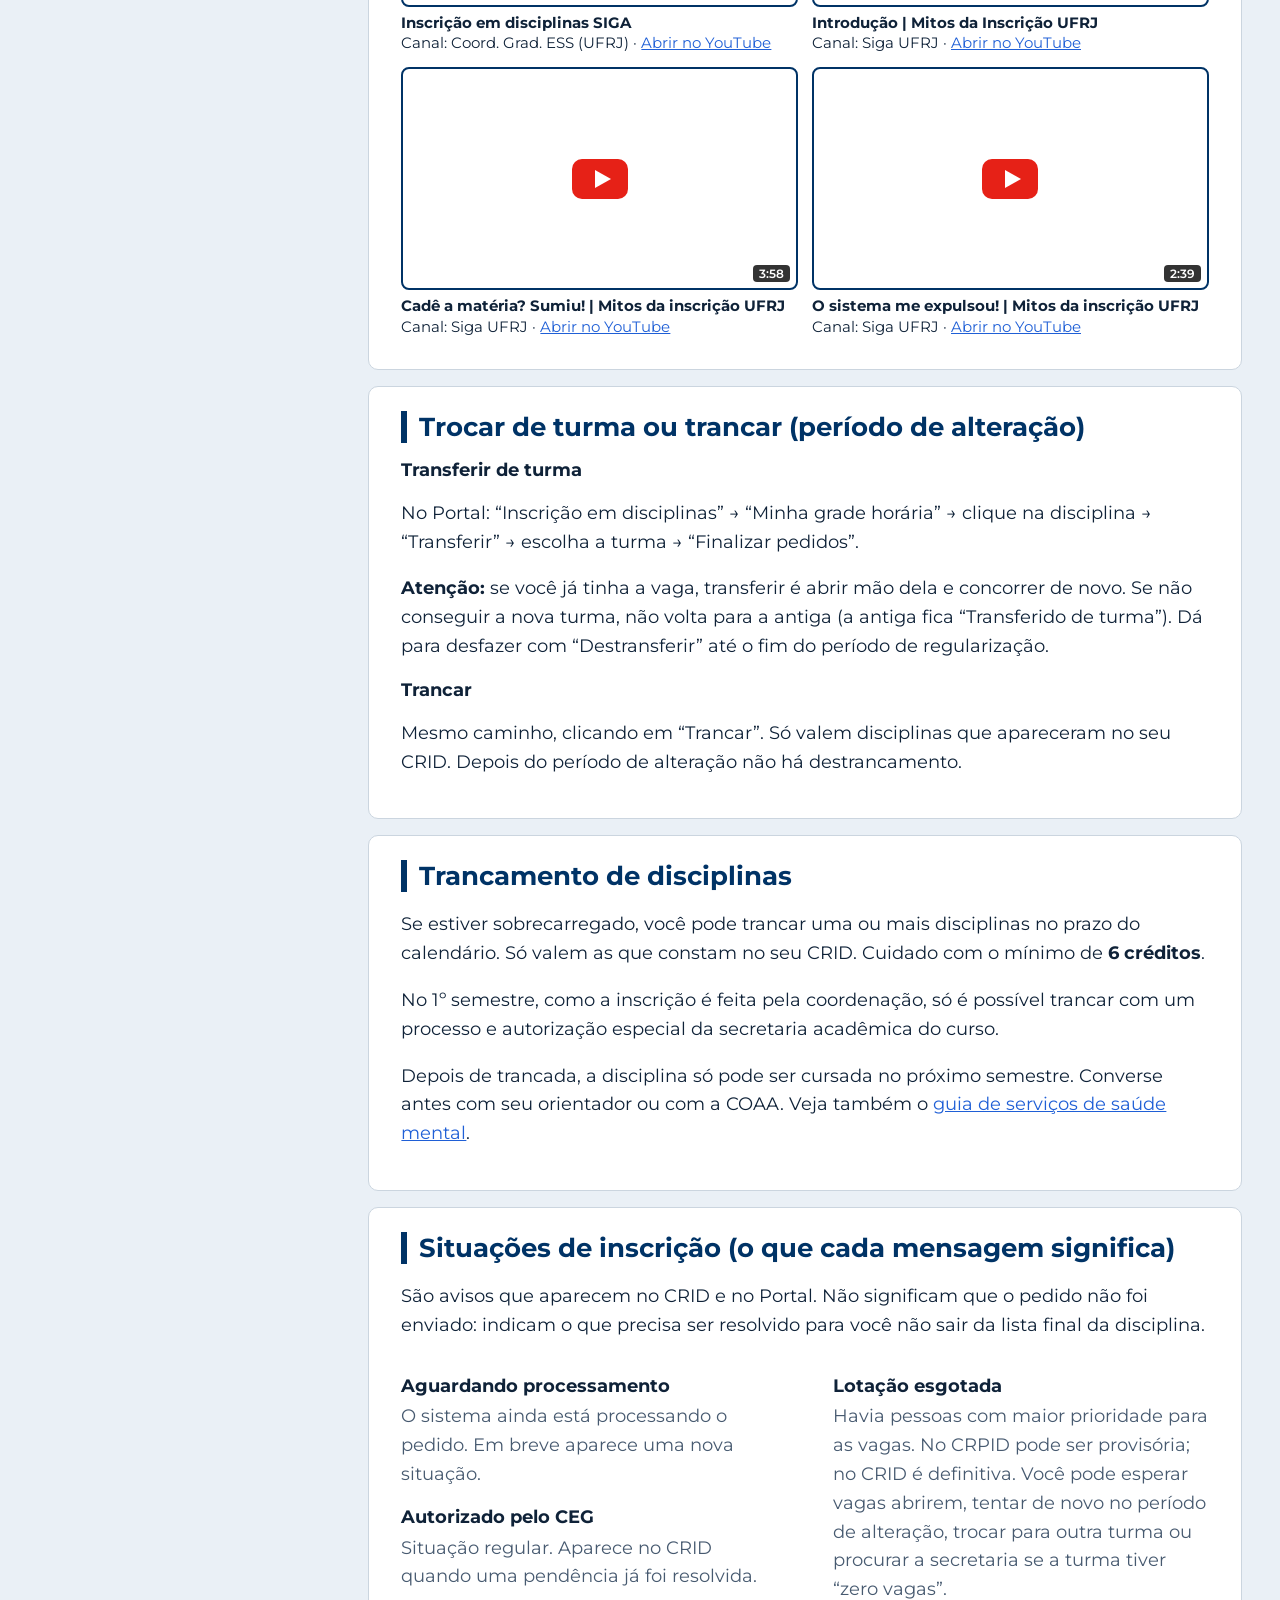
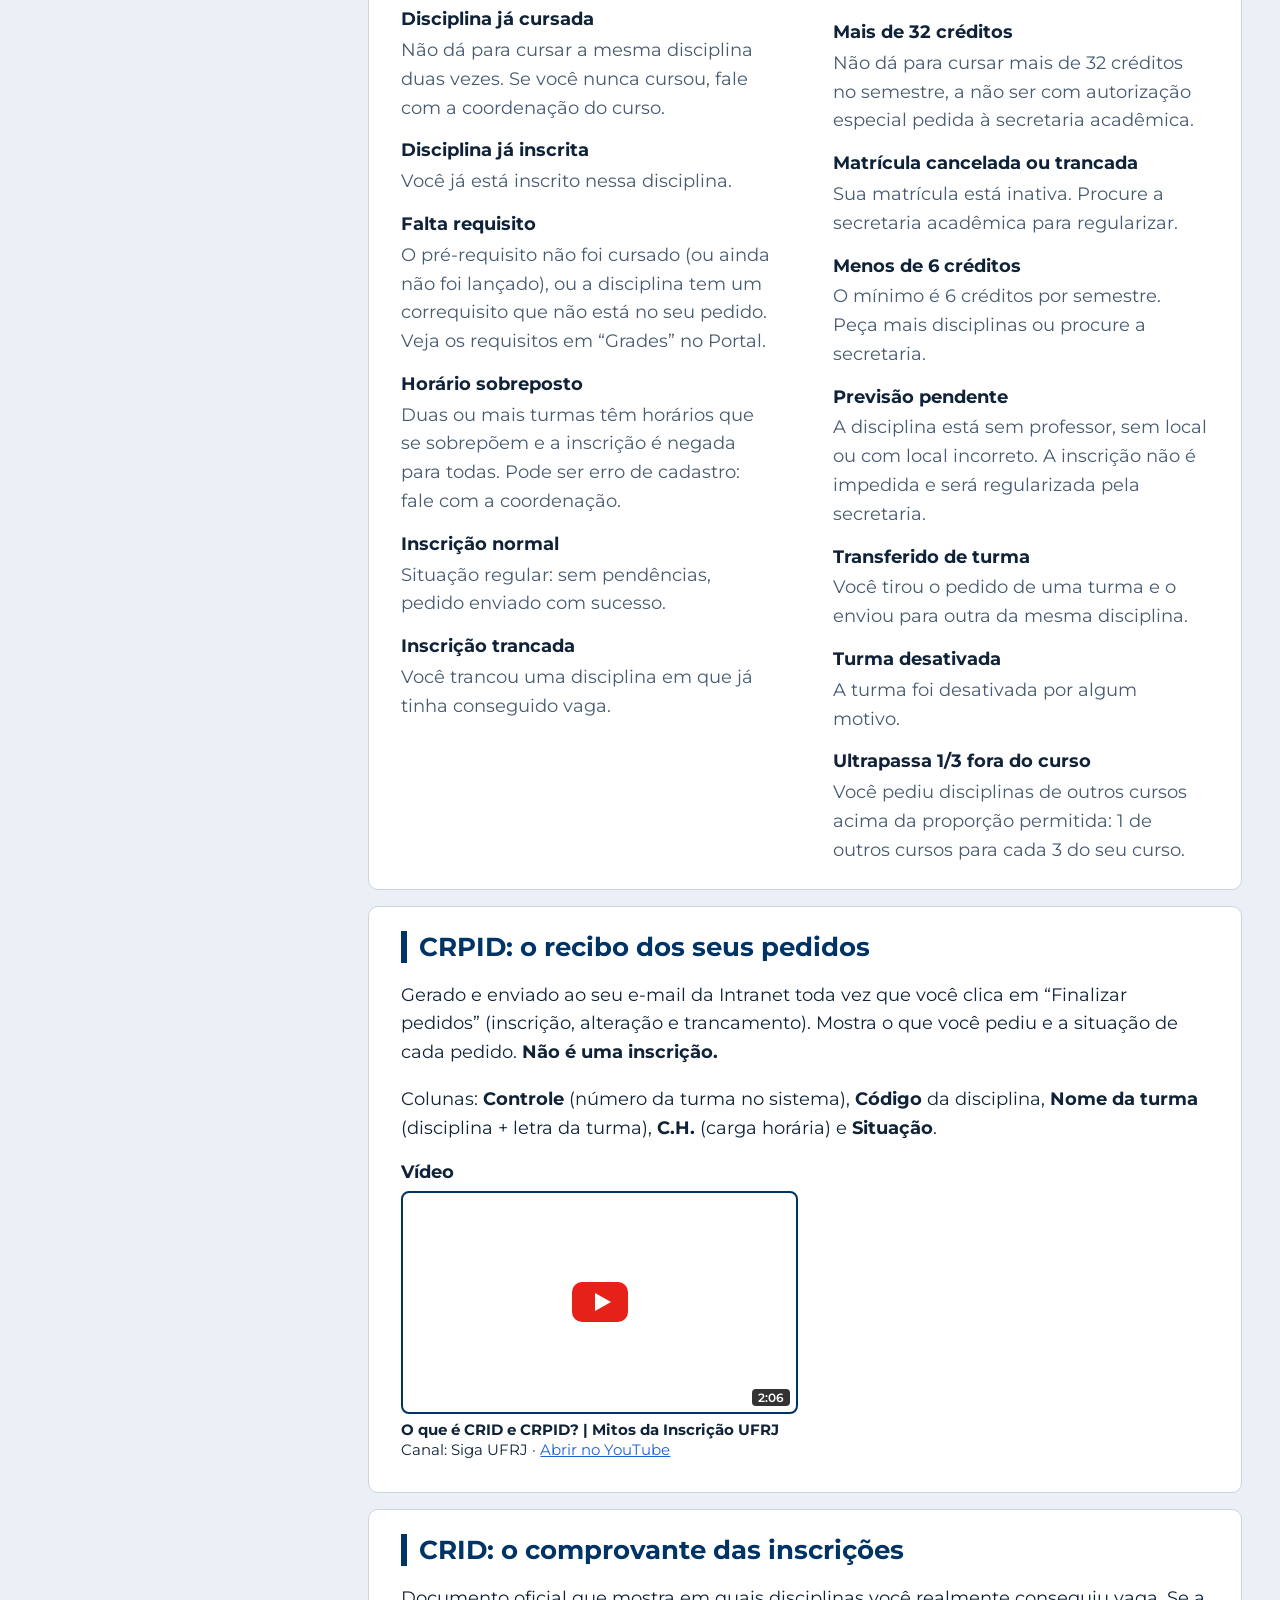
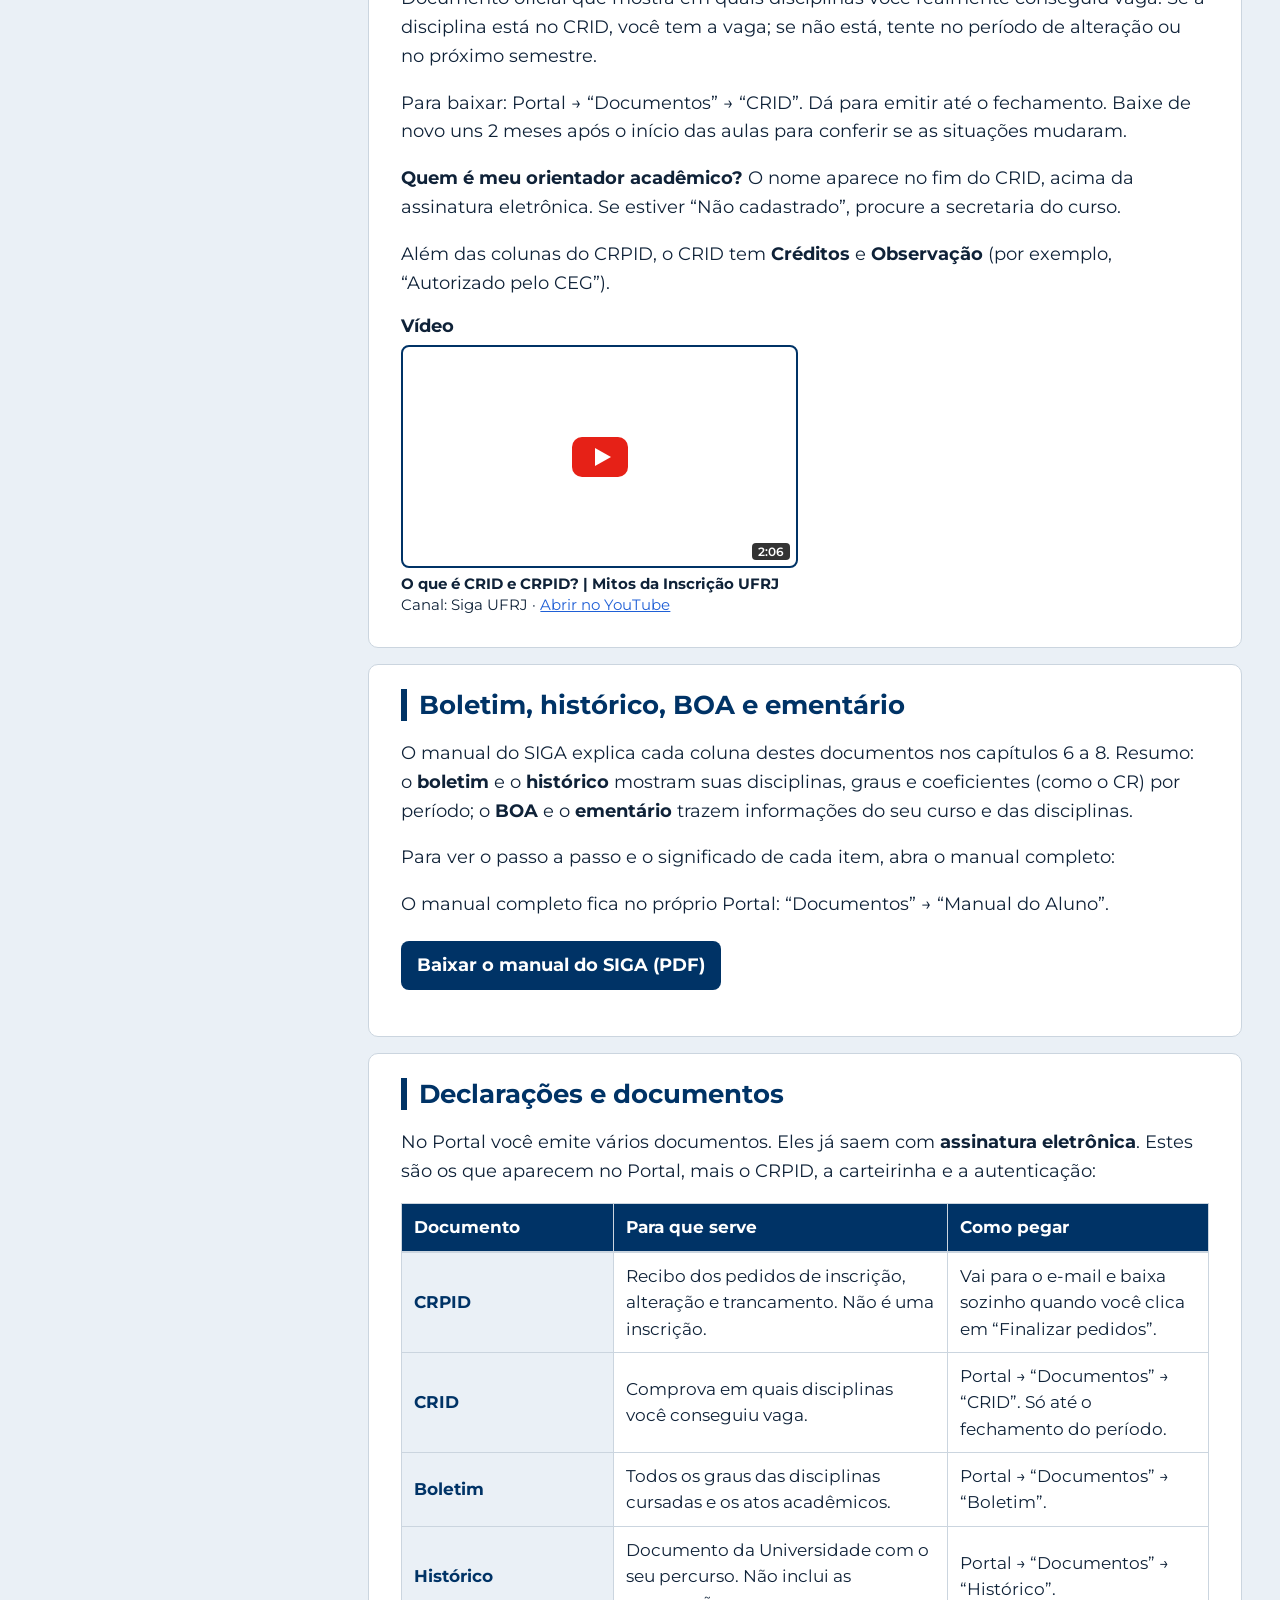
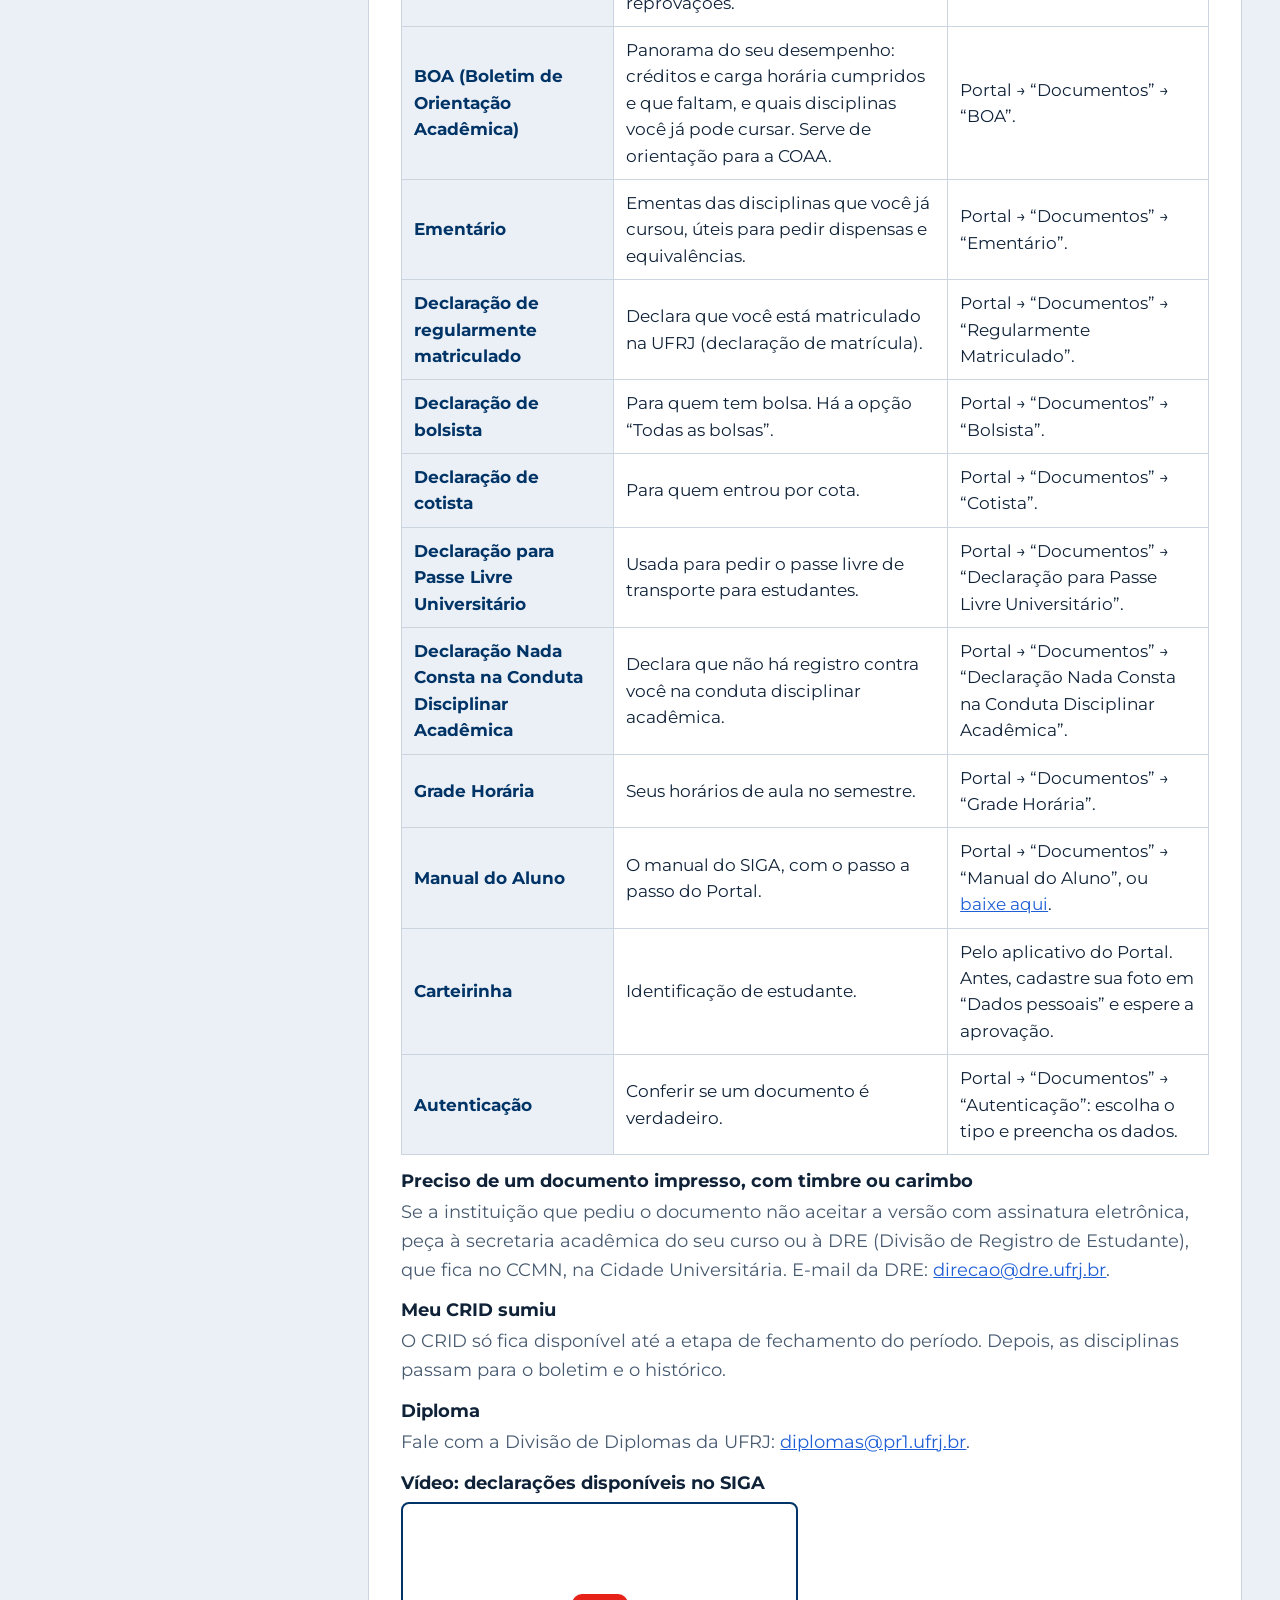
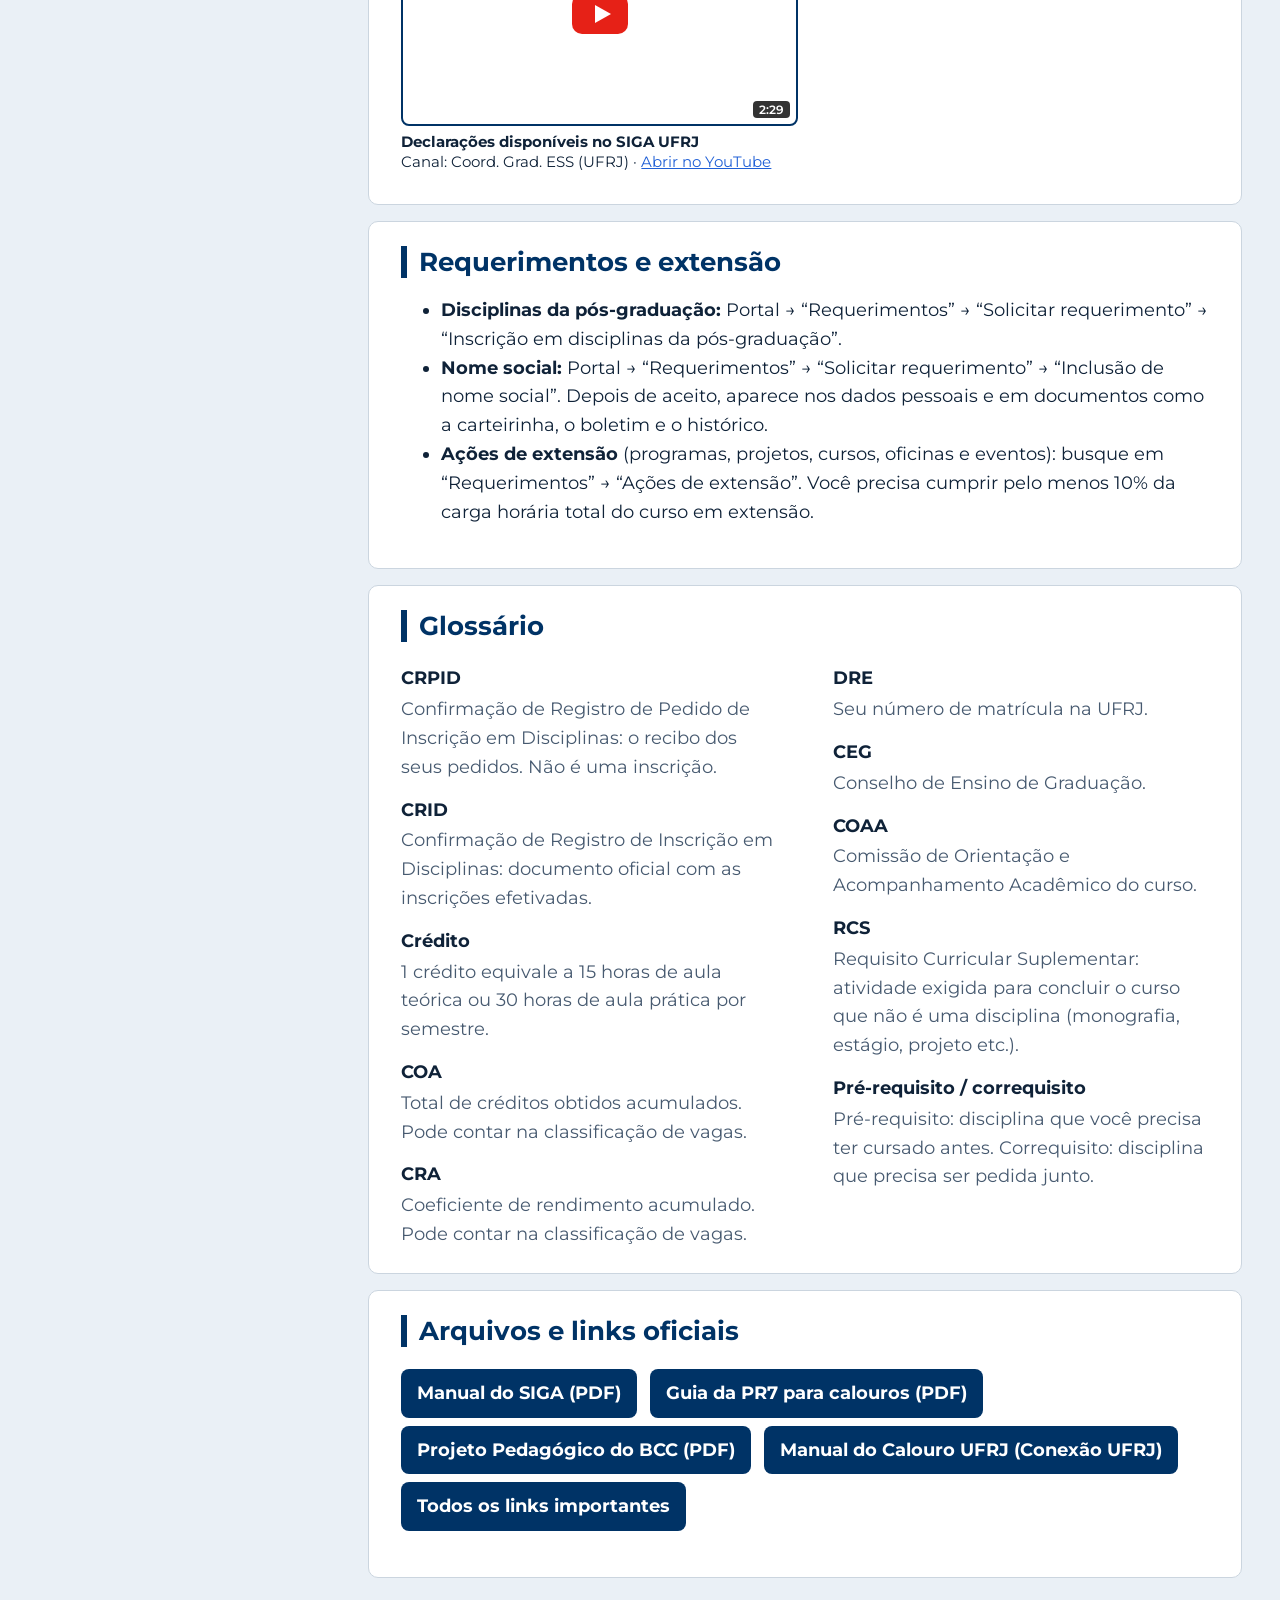
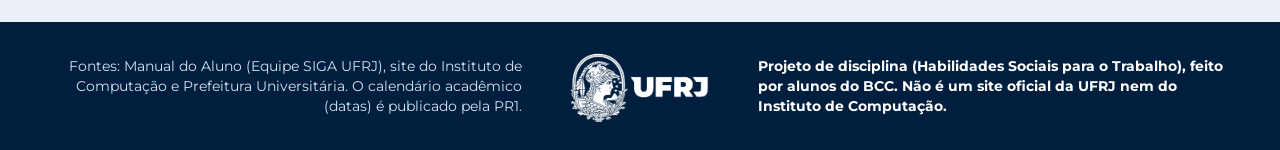
<file: guia.html>
<!doctype html>
<html lang="pt-BR">
  <head>
    <meta charset="utf-8" />
    <meta name="viewport" content="width=device-width, initial-scale=1" />
    <title>Guia — Calouro BCC</title>
    <link rel="preconnect" href="https://fonts.googleapis.com" />
    <link rel="preconnect" href="https://fonts.gstatic.com" crossorigin />
    <link
      href="https://fonts.googleapis.com/css2?family=Montserrat:wght@400;500;600;700;800&family=JetBrains+Mono:wght@500&display=swap"
      rel="stylesheet"
    />
    <link rel="stylesheet" href="style.css" />
  </head>
  <body>
    <!-- Link para pular o menu (acessibilidade) -->
    <a class="skip" href="#main">Ir para o conteúdo</a>
    <!-- Aviso: este site é um trabalho de alunos e não é oficial -->
    <div class="draft">
      Projeto de disciplina feito por alunos do BCC, não é um site oficial da UFRJ. Confira sempre
      as informações nas fontes oficiais.
    </div>
    <!-- Topo azul: logos, menu e título da página -->
    <div class="hero small wide">
      <div class="topwrap">
        <header class="top">
          <div class="lockup">
            <img
              class="ufrj"
              src="img/ufrj-horizontal-negativa-telas.png"
              alt="UFRJ"
              width="139"
              height="84"
            />
            <div class="sep" aria-hidden="true"></div>
            <span class="icbadge"
              ><img src="img/logo-ic.svg" alt="Instituto de Computação" width="40" height="28"
            /></span>
            <div class="unit">Bacharelado em<br />Ciência da Computação</div>
          </div>
          <nav class="parts" aria-label="Partes do site">
            <a href="index.html">Início</a><a href="guia.html" aria-current="page">Guia</a
            ><a href="curso.html">O curso</a><a href="disciplinas.html">Disciplinas</a
            ><a href="campus.html">Campus</a><a href="sobre.html">Sobre</a>
          </nav>
        </header>
      </div>
      <div class="in">
        <h1>Guia do calouro</h1>
        <p class="lead">
          Quatro partes: o SIGA (inscrição, trancamento, CRPID, CRID e documentos), a UFRJ (bolsas, RU e
          segurança), o AVA (sala de aula virtual) e as dicas dos veteranos, em português simples.
        </p>
      </div>
    </div>
    <!-- Conteúdo da página -->
    <main id="main" class="wrap wide">
      <div class="abas" role="group" aria-label="Partes do guia">
        <button type="button" data-aba="siga" aria-pressed="true">SIGA</button>
        <button type="button" data-aba="ufrj" aria-pressed="false">UFRJ</button>
        <button type="button" data-aba="ava" aria-pressed="false">AVA</button>
        <button type="button" data-aba="dicas" aria-pressed="false">Dicas dos veteranos</button>
      </div>
      <div class="doc">
        <nav class="toc" aria-label="Neste guia">
          <details id="tocd" open>
            <summary>Neste guia</summary>
            <ul>
              <li><a href="#primeiro-acesso">Primeiro acesso ao Portal</a></li>
              <li><a href="#fases">As fases do semestre</a></li>
              <li><a href="#inscricao">Como pedir disciplinas</a></li>
              <li><a href="#alteracao">Trocar de turma ou trancar (período de alteração)</a></li>
              <li><a href="#trancamento">Trancamento de disciplinas</a></li>
              <li>
                <a href="#situacoes">Situações de inscrição (o que cada mensagem significa)</a>
              </li>
              <li><a href="#crpid">CRPID: o recibo dos seus pedidos</a></li>
              <li><a href="#crid">CRID: o comprovante das inscrições</a></li>
              <li><a href="#boletim">Boletim, histórico, BOA e ementário</a></li>
              <li><a href="#documentos">Declarações e documentos</a></li>
              <li><a href="#requerimentos">Requerimentos e extensão</a></li>
              <li><a href="#ava-acesso">O que é o AVA e como entrar</a></li>
              <li><a href="#ava-senha">Primeiro acesso, senha e e-mail</a></li>
              <li><a href="#ava-curso">Não vejo minha disciplina</a></li>
              <li><a href="#ava-dados">Atualizar meus dados e e-mail</a></li>
              <li><a href="#dicas-onde">Onde os veteranos conversam</a></li>
              <li><a href="#dicas-lembretes">Lembretes que ajudam a não perder o prazo</a></li>
              <li><a href="#bolsas">Bolsas e auxílios (PR7)</a></li>
              <li><a href="#ru-guia">Restaurante Universitário</a></li>
              <li><a href="#seguranca">Segurança e ouvidoria</a></li>
              <li><a href="#contatos">Contatos e apoio</a></li>
              <li><a href="#glossario">Glossário</a></li>
              <li><a href="#arquivos">Arquivos e links oficiais</a></li>
            </ul>
          </details>
        </nav>
        <div>
          <label for="busca" class="legend">Buscar no guia</label>
          <input
            id="busca"
            class="search"
            type="search"
            placeholder="Ex.: trancar, CRID, lotação esgotada"
            autocomplete="off"
          />
          <p class="empty" id="vazio" role="status">Nada encontrado. Tente outra palavra.</p>
          <section class="topic" id="primeiro-acesso">
            <h2>Primeiro acesso ao Portal</h2>
            <p>
              Antes de entrar no Portal do Aluno, cadastre o e-mail que você quer usar na
              <a href="https://intranet.ufrj.br/" target="_blank" rel="noopener">Intranet</a>, na
              opção “Primeiro acesso”.
            </p>
            <ol>
              <li>Preencha seus dados e clique em “Cadastrar”.</li>
              <li>Abra o e-mail que o sistema enviou e clique no link para ativar o cadastro.</li>
              <li>
                Entre no
                <a href="https://portal.ufrj.br/" target="_blank" rel="noopener">Portal do Aluno</a
                >. Sua identificação é o CPF (ou o número do passaporte, se for estrangeiro) e a
                senha é a que você criou na Intranet.
              </li>
            </ol>
            <p>
              Esqueceu a senha ou precisa trocar o e-mail? Escreva para
              <a href="mailto:portalaluno@dre.ufrj.br">portalaluno@dre.ufrj.br</a>.
            </p>
            <p>
              Também existe o aplicativo gratuito <b>Portal Aluno UFRJ</b>, para
              <a
                href="https://play.google.com/store/apps/details?id=br.ufrj.gnosys.mobile&amp;hl=pt_BR"
                target="_blank"
                rel="noopener"
                >Android</a
              >
              e iOS (procure “Portal Aluno UFRJ” na App Store).
            </p>
            <h3>Vídeo</h3>
            <div class="vrow">
              <figure class="vlite">
                <button
                  type="button"
                  class="vthumb"
                  data-id="wdaMdkM_VzQ"
                  data-title="Como acessar o SIGA UFRJ pela primeira vez"
                  aria-label="Reproduzir: Como acessar o SIGA UFRJ pela primeira vez"
                  style="background-image: url(https://i.ytimg.com/vi/wdaMdkM_VzQ/hqdefault.jpg)"
                >
                  <span class="vplay" aria-hidden="true"></span><span class="vdur">1:21</span>
                </button>
                <figcaption>
                  <b>Como acessar o SIGA UFRJ pela primeira vez</b><br />Canal: Coord. Grad. ESS
                  (UFRJ) ·
                  <a
                    href="https://www.youtube.com/watch?v=wdaMdkM_VzQ"
                    target="_blank"
                    rel="noopener"
                    >Abrir no YouTube</a
                  >
                </figcaption>
              </figure>
            </div>
          </section>
          <section class="topic" id="fases">
            <h2>As fases do semestre</h2>
            <dl class="cols">
              <dt>Inscrição</dt>
              <dd>
                No início do semestre você pede as disciplinas pelo Portal. No 1º período a
                coordenação faz a inscrição por você e a grade já vem pronta.
              </dd>
              <dt>Concordância</dt>
              <dd>
                Orientadores e coordenadores concordam (ou não) com os pedidos. Você não faz nada.
              </dd>
              <dt>Efetivação</dt>
              <dd>O sistema cria as inscrições de fato no CRID. Você não faz nada.</dd>
              <dt>Alteração</dt>
              <dd>
                Você pode pedir uma disciplina nova, trocar de turma ou trancar uma turma já
                efetivada. Esses pedidos só concorrem com outros pedidos desta fase (as vagas são
                novas).
              </dd>
              <dt>Regularização</dt>
              <dd>
                Coordenação, COAA ou secretaria autorizam (ou não) inscrições irregulares, como
                falta de requisito, horário sobreposto, mais de 32 créditos ou menos de 6. Você pode
                pedir a regularização à secretaria, com justificativa.
              </dd>
              <dt>Trancamento</dt>
              <dd>
                Última vez em que a aba “Inscrição em disciplinas” abre para alteração: serve para
                trancar o que você não quer cursar neste semestre.
              </dd>
              <dt>Fechamento</dt>
              <dd>
                O período é encerrado: os pedidos são apagados, o CRID deixa de ser emitido e o
                semestre entra no boletim e no histórico com grau I (Incompleto) até os professores
                lançarem notas e frequência.
              </dd>
            </dl>
            <p>
              As datas de cada fase estão no
              <a
                href="https://consuni.ufrj.br/images/Resolucoes/Calendario_academico_2026.pdf"
                target="_blank"
                rel="noopener"
                >calendário acadêmico 2026 (PDF)</a
              >.
            </p>
            <h3>Vídeo</h3>
            <div class="vrow">
              <figure class="vlite">
                <button
                  type="button"
                  class="vthumb"
                  data-id="J0uClBvRVgM"
                  data-title="Corre que a inscrição abriu! | Mitos da inscrição UFRJ"
                  aria-label="Reproduzir: Corre que a inscrição abriu! | Mitos da inscrição UFRJ"
                  style="background-image: url(https://i.ytimg.com/vi/J0uClBvRVgM/hqdefault.jpg)"
                >
                  <span class="vplay" aria-hidden="true"></span><span class="vdur">1:40</span>
                </button>
                <figcaption>
                  <b>Corre que a inscrição abriu! | Mitos da inscrição UFRJ</b><br />Canal: Siga
                  UFRJ ·
                  <a
                    href="https://www.youtube.com/watch?v=J0uClBvRVgM"
                    target="_blank"
                    rel="noopener"
                    >Abrir no YouTube</a
                  >
                </figcaption>
              </figure>
            </div>
          </section>
          <section class="topic" id="inscricao">
            <h2>Como pedir disciplinas</h2>
            <p>
              A partir do 2º período, no Portal: “Inscrição em disciplinas” → “Minha grade horária”
              → “Meu curso”. Escolha o período, ou as abas de eletivas e de turmas de outros cursos.
              Não esqueça de clicar em <b>“Finalizar pedidos”</b>.
            </p>
            <p>O sistema <b>não</b> atende por ordem de chegada. A classificação usa:</p>
            <ul>
              <li>
                <b>Critérios fixos:</b> primeiro alunos do curso da turma (depois da mesma unidade,
                do mesmo centro e do resto da universidade); e alunos do período em que a disciplina
                é recomendada.
              </li>
              <li><b>Critérios variáveis</b> (definidos pela coordenação): COA, CRA e turno.</li>
            </ul>
            <p>
              Por isso, fugir da grade recomendada faz você perder prioridade. Não é obrigatório
              seguir a grade, mas pode atrasar a formatura. Converse com seu orientador acadêmico.
            </p>
            <p>
              Acompanhe pelos e-mails do sistema ou no Portal, em “Situações dos pedidos”. Você pode
              perder uma vaga a qualquer momento enquanto o período estiver aberto. Ao fim, baixe o
              <a href="#crpid">CRPID</a>.
            </p>
            <h3>Vídeos</h3>
            <div class="vrow">
              <figure class="vlite">
                <button
                  type="button"
                  class="vthumb"
                  data-id="2Hf1rl2NLTQ"
                  data-title="Inscrição em disciplinas SIGA"
                  aria-label="Reproduzir: Inscrição em disciplinas SIGA"
                  style="background-image: url(https://i.ytimg.com/vi/2Hf1rl2NLTQ/hqdefault.jpg)"
                >
                  <span class="vplay" aria-hidden="true"></span><span class="vdur">0:42</span>
                </button>
                <figcaption>
                  <b>Inscrição em disciplinas SIGA</b><br />Canal: Coord. Grad. ESS (UFRJ) ·
                  <a
                    href="https://www.youtube.com/watch?v=2Hf1rl2NLTQ"
                    target="_blank"
                    rel="noopener"
                    >Abrir no YouTube</a
                  >
                </figcaption>
              </figure>
              <figure class="vlite">
                <button
                  type="button"
                  class="vthumb"
                  data-id="e8JIVSuytI8"
                  data-title="Introdução | Mitos da Inscrição UFRJ"
                  aria-label="Reproduzir: Introdução | Mitos da Inscrição UFRJ"
                  style="background-image: url(https://i.ytimg.com/vi/e8JIVSuytI8/hqdefault.jpg)"
                >
                  <span class="vplay" aria-hidden="true"></span><span class="vdur">1:33</span>
                </button>
                <figcaption>
                  <b>Introdução | Mitos da Inscrição UFRJ</b><br />Canal: Siga UFRJ ·
                  <a
                    href="https://www.youtube.com/watch?v=e8JIVSuytI8"
                    target="_blank"
                    rel="noopener"
                    >Abrir no YouTube</a
                  >
                </figcaption>
              </figure>
              <figure class="vlite">
                <button
                  type="button"
                  class="vthumb"
                  data-id="rFjjtzWLWvw"
                  data-title="Cadê a matéria? Sumiu! | Mitos da inscrição UFRJ"
                  aria-label="Reproduzir: Cadê a matéria? Sumiu! | Mitos da inscrição UFRJ"
                  style="background-image: url(https://i.ytimg.com/vi/rFjjtzWLWvw/hqdefault.jpg)"
                >
                  <span class="vplay" aria-hidden="true"></span><span class="vdur">3:58</span>
                </button>
                <figcaption>
                  <b>Cadê a matéria? Sumiu! | Mitos da inscrição UFRJ</b><br />Canal: Siga UFRJ ·
                  <a
                    href="https://www.youtube.com/watch?v=rFjjtzWLWvw"
                    target="_blank"
                    rel="noopener"
                    >Abrir no YouTube</a
                  >
                </figcaption>
              </figure>
              <figure class="vlite">
                <button
                  type="button"
                  class="vthumb"
                  data-id="lmmKln95Utc"
                  data-title="O sistema me expulsou! | Mitos da inscrição UFRJ"
                  aria-label="Reproduzir: O sistema me expulsou! | Mitos da inscrição UFRJ"
                  style="background-image: url(https://i.ytimg.com/vi/lmmKln95Utc/hqdefault.jpg)"
                >
                  <span class="vplay" aria-hidden="true"></span><span class="vdur">2:39</span>
                </button>
                <figcaption>
                  <b>O sistema me expulsou! | Mitos da inscrição UFRJ</b><br />Canal: Siga UFRJ ·
                  <a
                    href="https://www.youtube.com/watch?v=lmmKln95Utc"
                    target="_blank"
                    rel="noopener"
                    >Abrir no YouTube</a
                  >
                </figcaption>
              </figure>
            </div>
          </section>
          <section class="topic" id="alteracao">
            <h2>Trocar de turma ou trancar (período de alteração)</h2>
            <h3>Transferir de turma</h3>
            <p>
              No Portal: “Inscrição em disciplinas” → “Minha grade horária” → clique na disciplina →
              “Transferir” → escolha a turma → “Finalizar pedidos”.
            </p>
            <p>
              <b>Atenção:</b> se você já tinha a vaga, transferir é abrir mão dela e concorrer de
              novo. Se não conseguir a nova turma, não volta para a antiga (a antiga fica
              “Transferido de turma”). Dá para desfazer com “Destransferir” até o fim do período de
              regularização.
            </p>
            <h3>Trancar</h3>
            <p>
              Mesmo caminho, clicando em “Trancar”. Só valem disciplinas que apareceram no seu CRID.
              Depois do período de alteração não há destrancamento.
            </p>
          </section>
          <section class="topic" id="trancamento">
            <h2>Trancamento de disciplinas</h2>
            <p>
              Se estiver sobrecarregado, você pode trancar uma ou mais disciplinas no prazo do
              calendário. Só valem as que constam no seu CRID. Cuidado com o mínimo de
              <b>6 créditos</b>.
            </p>
            <p>
              No 1º semestre, como a inscrição é feita pela coordenação, só é possível trancar com
              um processo e autorização especial da secretaria acadêmica do curso.
            </p>
            <p>
              Depois de trancada, a disciplina só pode ser cursada no próximo semestre. Converse
              antes com seu orientador ou com a COAA. Veja também o
              <a
                href="https://conexao.ufrj.br/2025/01/janeiro-branco-guia-de-servicos-de-saude-mental-na-ufrj-para-estudantes-e-servidores/"
                target="_blank"
                rel="noopener"
                >guia de serviços de saúde mental</a
              >.
            </p>
          </section>
          <section class="topic" id="situacoes">
            <h2>Situações de inscrição (o que cada mensagem significa)</h2>
            <p>
              São avisos que aparecem no CRID e no Portal. Não significam que o pedido não foi
              enviado: indicam o que precisa ser resolvido para você não sair da lista final da
              disciplina.
            </p>
            <dl class="cols">
              <dt>Aguardando processamento</dt>
              <dd>
                O sistema ainda está processando o pedido. Em breve aparece uma nova situação.
              </dd>
              <dt>Autorizado pelo CEG</dt>
              <dd>Situação regular. Aparece no CRID quando uma pendência já foi resolvida.</dd>
              <dt>Disciplina já cursada</dt>
              <dd>
                Não dá para cursar a mesma disciplina duas vezes. Se você nunca cursou, fale com a
                coordenação do curso.
              </dd>
              <dt>Disciplina já inscrita</dt>
              <dd>Você já está inscrito nessa disciplina.</dd>
              <dt>Falta requisito</dt>
              <dd>
                O pré-requisito não foi cursado (ou ainda não foi lançado), ou a disciplina tem um
                correquisito que não está no seu pedido. Veja os requisitos em “Grades” no Portal.
              </dd>
              <dt>Horário sobreposto</dt>
              <dd>
                Duas ou mais turmas têm horários que se sobrepõem e a inscrição é negada para todas.
                Pode ser erro de cadastro: fale com a coordenação.
              </dd>
              <dt>Inscrição normal</dt>
              <dd>Situação regular: sem pendências, pedido enviado com sucesso.</dd>
              <dt>Inscrição trancada</dt>
              <dd>Você trancou uma disciplina em que já tinha conseguido vaga.</dd>
              <dt>Lotação esgotada</dt>
              <dd>
                Havia pessoas com maior prioridade para as vagas. No CRPID pode ser provisória; no
                CRID é definitiva. Você pode esperar vagas abrirem, tentar de novo no período de
                alteração, trocar para outra turma ou procurar a secretaria se a turma tiver “zero
                vagas”.
              </dd>
              <dt>Mais de 32 créditos</dt>
              <dd>
                Não dá para cursar mais de 32 créditos no semestre, a não ser com autorização
                especial pedida à secretaria acadêmica.
              </dd>
              <dt>Matrícula cancelada ou trancada</dt>
              <dd>Sua matrícula está inativa. Procure a secretaria acadêmica para regularizar.</dd>
              <dt>Menos de 6 créditos</dt>
              <dd>
                O mínimo é 6 créditos por semestre. Peça mais disciplinas ou procure a secretaria.
              </dd>
              <dt>Previsão pendente</dt>
              <dd>
                A disciplina está sem professor, sem local ou com local incorreto. A inscrição não é
                impedida e será regularizada pela secretaria.
              </dd>
              <dt>Transferido de turma</dt>
              <dd>Você tirou o pedido de uma turma e o enviou para outra da mesma disciplina.</dd>
              <dt>Turma desativada</dt>
              <dd>A turma foi desativada por algum motivo.</dd>
              <dt>Ultrapassa 1/3 fora do curso</dt>
              <dd>
                Você pediu disciplinas de outros cursos acima da proporção permitida: 1 de outros
                cursos para cada 3 do seu curso.
              </dd>
            </dl>
          </section>
          <section class="topic" id="crpid">
            <h2>CRPID: o recibo dos seus pedidos</h2>
            <p>
              Gerado e enviado ao seu e-mail da Intranet toda vez que você clica em “Finalizar
              pedidos” (inscrição, alteração e trancamento). Mostra o que você pediu e a situação de
              cada pedido. <b>Não é uma inscrição.</b>
            </p>
            <p>
              Colunas: <b>Controle</b> (número da turma no sistema), <b>Código</b> da disciplina,
              <b>Nome da turma</b> (disciplina + letra da turma), <b>C.H.</b> (carga horária) e
              <b>Situação</b>.
            </p>
            <h3>Vídeo</h3>
            <div class="vrow">
              <figure class="vlite">
                <button
                  type="button"
                  class="vthumb"
                  data-id="4uNDXCFzWyo"
                  data-title="O que é CRID e CRPID? | Mitos da Inscrição UFRJ"
                  aria-label="Reproduzir: O que é CRID e CRPID? | Mitos da Inscrição UFRJ"
                  style="background-image: url(https://i.ytimg.com/vi/4uNDXCFzWyo/hqdefault.jpg)"
                >
                  <span class="vplay" aria-hidden="true"></span><span class="vdur">2:06</span>
                </button>
                <figcaption>
                  <b>O que é CRID e CRPID? | Mitos da Inscrição UFRJ</b><br />Canal: Siga UFRJ ·
                  <a
                    href="https://www.youtube.com/watch?v=4uNDXCFzWyo"
                    target="_blank"
                    rel="noopener"
                    >Abrir no YouTube</a
                  >
                </figcaption>
              </figure>
            </div>
          </section>
          <section class="topic" id="crid">
            <h2>CRID: o comprovante das inscrições</h2>
            <p>
              Documento oficial que mostra em quais disciplinas você realmente conseguiu vaga. Se a
              disciplina está no CRID, você tem a vaga; se não está, tente no período de alteração
              ou no próximo semestre.
            </p>
            <p>
              Para baixar: Portal → “Documentos” → “CRID”. Dá para emitir até o fechamento. Baixe de
              novo uns 2 meses após o início das aulas para conferir se as situações mudaram.
            </p>
            <p>
              <b>Quem é meu orientador acadêmico?</b> O nome aparece no fim do CRID, acima da
              assinatura eletrônica. Se estiver “Não cadastrado”, procure a secretaria do curso.
            </p>
            <p>
              Além das colunas do CRPID, o CRID tem <b>Créditos</b> e <b>Observação</b> (por
              exemplo, “Autorizado pelo CEG”).
            </p>
            <h3>Vídeo</h3>
            <div class="vrow">
              <figure class="vlite">
                <button
                  type="button"
                  class="vthumb"
                  data-id="4uNDXCFzWyo"
                  data-title="O que é CRID e CRPID? | Mitos da Inscrição UFRJ"
                  aria-label="Reproduzir: O que é CRID e CRPID? | Mitos da Inscrição UFRJ"
                  style="background-image: url(https://i.ytimg.com/vi/4uNDXCFzWyo/hqdefault.jpg)"
                >
                  <span class="vplay" aria-hidden="true"></span><span class="vdur">2:06</span>
                </button>
                <figcaption>
                  <b>O que é CRID e CRPID? | Mitos da Inscrição UFRJ</b><br />Canal: Siga UFRJ ·
                  <a
                    href="https://www.youtube.com/watch?v=4uNDXCFzWyo"
                    target="_blank"
                    rel="noopener"
                    >Abrir no YouTube</a
                  >
                </figcaption>
              </figure>
            </div>
          </section>
          <section class="topic" id="boletim">
            <h2>Boletim, histórico, BOA e ementário</h2>
            <p>
              O manual do SIGA explica cada coluna destes documentos nos capítulos 6 a 8. Resumo: o
              <b>boletim</b> e o <b>histórico</b> mostram suas disciplinas, graus e coeficientes
              (como o CR) por período; o <b>BOA</b> e o <b>ementário</b> trazem informações do seu
              curso e das disciplinas.
            </p>
            <p>Para ver o passo a passo e o significado de cada item, abra o manual completo:</p>
            <p>O manual completo fica no próprio Portal: “Documentos” → “Manual do Aluno”.</p>
            <p>
              <a class="btn" href="arquivos/manual-siga-ufrj.pdf" download
                >Baixar o manual do SIGA (PDF)</a
              >
            </p>
          </section>
          <section class="topic" id="documentos">
            <h2>Declarações e documentos</h2>
            <p>
              No Portal você emite vários documentos. Eles já saem com <b>assinatura eletrônica</b>.
              Estes são os que aparecem no Portal, mais o CRPID, a carteirinha e a autenticação:
            </p>
            <div class="tabela-wrap">
              <table class="tabela">
                <caption>
                  Documentos do SIGA
                </caption>
                <thead>
                  <tr>
                    <th scope="col">Documento</th>
                    <th scope="col">Para que serve</th>
                    <th scope="col">Como pegar</th>
                  </tr>
                </thead>
                <tbody>
                  <tr>
                    <th scope="row">CRPID</th>
                    <td>
                      Recibo dos pedidos de inscrição, alteração e trancamento. Não é uma inscrição.
                    </td>
                    <td>
                      Vai para o e-mail e baixa sozinho quando você clica em “Finalizar pedidos”.
                    </td>
                  </tr>
                  <tr>
                    <th scope="row">CRID</th>
                    <td>Comprova em quais disciplinas você conseguiu vaga.</td>
                    <td>Portal → “Documentos” → “CRID”. Só até o fechamento do período.</td>
                  </tr>
                  <tr>
                    <th scope="row">Boletim</th>
                    <td>Todos os graus das disciplinas cursadas e os atos acadêmicos.</td>
                    <td>Portal → “Documentos” → “Boletim”.</td>
                  </tr>
                  <tr>
                    <th scope="row">Histórico</th>
                    <td>
                      Documento da Universidade com o seu percurso. Não inclui as reprovações.
                    </td>
                    <td>Portal → “Documentos” → “Histórico”.</td>
                  </tr>
                  <tr>
                    <th scope="row">BOA (Boletim de Orientação Acadêmica)</th>
                    <td>
                      Panorama do seu desempenho: créditos e carga horária cumpridos e que faltam, e
                      quais disciplinas você já pode cursar. Serve de orientação para a COAA.
                    </td>
                    <td>Portal → “Documentos” → “BOA”.</td>
                  </tr>
                  <tr>
                    <th scope="row">Ementário</th>
                    <td>
                      Ementas das disciplinas que você já cursou, úteis para pedir dispensas e
                      equivalências.
                    </td>
                    <td>Portal → “Documentos” → “Ementário”.</td>
                  </tr>
                  <tr>
                    <th scope="row">Declaração de regularmente matriculado</th>
                    <td>Declara que você está matriculado na UFRJ (declaração de matrícula).</td>
                    <td>Portal → “Documentos” → “Regularmente Matriculado”.</td>
                  </tr>
                  <tr>
                    <th scope="row">Declaração de bolsista</th>
                    <td>Para quem tem bolsa. Há a opção “Todas as bolsas”.</td>
                    <td>Portal → “Documentos” → “Bolsista”.</td>
                  </tr>
                  <tr>
                    <th scope="row">Declaração de cotista</th>
                    <td>Para quem entrou por cota.</td>
                    <td>Portal → “Documentos” → “Cotista”.</td>
                  </tr>
                  <tr>
                    <th scope="row">Declaração para Passe Livre Universitário</th>
                    <td>Usada para pedir o passe livre de transporte para estudantes.</td>
                    <td>Portal → “Documentos” → “Declaração para Passe Livre Universitário”.</td>
                  </tr>
                  <tr>
                    <th scope="row">Declaração Nada Consta na Conduta Disciplinar Acadêmica</th>
                    <td>
                      Declara que não há registro contra você na conduta disciplinar acadêmica.
                    </td>
                    <td>
                      Portal → “Documentos” → “Declaração Nada Consta na Conduta Disciplinar
                      Acadêmica”.
                    </td>
                  </tr>
                  <tr>
                    <th scope="row">Grade Horária</th>
                    <td>Seus horários de aula no semestre.</td>
                    <td>Portal → “Documentos” → “Grade Horária”.</td>
                  </tr>
                  <tr>
                    <th scope="row">Manual do Aluno</th>
                    <td>O manual do SIGA, com o passo a passo do Portal.</td>
                    <td>
                      Portal → “Documentos” → “Manual do Aluno”, ou
                      <a href="arquivos/manual-siga-ufrj.pdf" download>baixe aqui</a>.
                    </td>
                  </tr>
                  <tr>
                    <th scope="row">Carteirinha</th>
                    <td>Identificação de estudante.</td>
                    <td>
                      Pelo aplicativo do Portal. Antes, cadastre sua foto em “Dados pessoais” e
                      espere a aprovação.
                    </td>
                  </tr>
                  <tr>
                    <th scope="row">Autenticação</th>
                    <td>Conferir se um documento é verdadeiro.</td>
                    <td>
                      Portal → “Documentos” → “Autenticação”: escolha o tipo e preencha os dados.
                    </td>
                  </tr>
                </tbody>
              </table>
            </div>
            <dl>
              <dt>Preciso de um documento impresso, com timbre ou carimbo</dt>
              <dd>
                Se a instituição que pediu o documento não aceitar a versão com assinatura
                eletrônica, peça à secretaria acadêmica do seu curso ou à DRE (Divisão de Registro
                de Estudante), que fica no CCMN, na Cidade Universitária. E-mail da DRE:
                <a href="mailto:direcao@dre.ufrj.br">direcao@dre.ufrj.br</a>.
              </dd>
              <dt>Meu CRID sumiu</dt>
              <dd>
                O CRID só fica disponível até a etapa de fechamento do período. Depois, as
                disciplinas passam para o boletim e o histórico.
              </dd>
              <dt>Diploma</dt>
              <dd>
                Fale com a Divisão de Diplomas da UFRJ:
                <a href="mailto:diplomas@pr1.ufrj.br">diplomas@pr1.ufrj.br</a>.
              </dd>
            </dl>
            <h3>Vídeo: declarações disponíveis no SIGA</h3>
            <div class="vrow">
              <figure class="vlite">
                <button
                  type="button"
                  class="vthumb"
                  data-id="TZuzWzHR7MA"
                  data-title="Declarações disponíveis no SIGA UFRJ"
                  aria-label="Reproduzir: Declarações disponíveis no SIGA UFRJ"
                  style="background-image: url(https://i.ytimg.com/vi/TZuzWzHR7MA/hqdefault.jpg)"
                >
                  <span class="vplay" aria-hidden="true"></span><span class="vdur">2:29</span>
                </button>
                <figcaption>
                  <b>Declarações disponíveis no SIGA UFRJ</b><br />Canal: Coord. Grad. ESS (UFRJ) ·
                  <a
                    href="https://www.youtube.com/watch?v=TZuzWzHR7MA"
                    target="_blank"
                    rel="noopener"
                    >Abrir no YouTube</a
                  >
                </figcaption>
              </figure>
            </div>
          </section>
          <section class="topic" id="requerimentos">
            <h2>Requerimentos e extensão</h2>
            <ul>
              <li>
                <b>Disciplinas da pós-graduação:</b> Portal → “Requerimentos” → “Solicitar
                requerimento” → “Inscrição em disciplinas da pós-graduação”.
              </li>
              <li>
                <b>Nome social:</b> Portal → “Requerimentos” → “Solicitar requerimento” → “Inclusão
                de nome social”. Depois de aceito, aparece nos dados pessoais e em documentos como a
                carteirinha, o boletim e o histórico.
              </li>
              <li>
                <b>Ações de extensão</b> (programas, projetos, cursos, oficinas e eventos): busque
                em “Requerimentos” → “Ações de extensão”. Você precisa cumprir pelo menos 10% da
                carga horária total do curso em extensão.
              </li>
            </ul>
          </section>
          <section class="topic" id="ava-acesso">
            <h2>O que é o AVA e como entrar</h2>
            <p>
              O AVA @ NCE (Ambiente Virtual Acadêmico) é a sala de aula virtual da UFRJ, mantida
              pelo NCE. Muitos professores usam para colocar material, avisos, tarefas e notas.
              Quem decide usar o AVA é o professor de cada disciplina.
            </p>
            <p>
              O endereço é
              <a href="https://ambientevirtual.nce.ufrj.br" target="_blank" rel="noopener"
                >ambientevirtual.nce.ufrj.br</a
              >. O endereço antigo, ava.ufrj.br, foi substituído em 01/02/2026, e as senhas
              continuaram valendo.
            </p>
            <ol>
              <li>Abra o endereço e clique em “Acessar”, no alto à direita.</li>
              <li>Em “Identificação do usuário”, digite seu <b>CPF</b> (sem pontos nem traço).</li>
              <li>Digite sua senha e clique em “Acessar”.</li>
            </ol>
            <p>
              Ainda não tem senha, ou esqueceu? Veja
              <a href="#ava-senha">primeiro acesso e senha</a>.
            </p>
            <p>
              <a
                class="btn"
                href="https://ambientevirtual.nce.ufrj.br"
                target="_blank"
                rel="noopener"
                >Abrir o AVA @ NCE</a
              >
              <a
                class="btn"
                href="https://ambientevirtual.nce.ufrj.br/admin/tool/policy/view.php?versionid=2"
                target="_blank"
                rel="noopener"
                >FAQ oficial</a
              >
            </p>
          </section>
          <section class="topic" id="ava-senha">
            <h2>Primeiro acesso, senha esquecida e e-mail que não chega</h2>
            <p>O primeiro acesso e a senha esquecida seguem o mesmo caminho:</p>
            <ol>
              <li>Na tela de login, clique em “Esqueceu seu usuário ou senha?”.</li>
              <li>Digite seu CPF (sem pontos nem traço) e clique em “Buscar”.</li>
              <li>
                Você recebe um e-mail do “Suporte AVA” pedindo para confirmar a redefinição de
                senha. Confirme.
              </li>
              <li>
                Chega um segundo e-mail com uma <b>senha temporária</b>. Ao entrar com ela, o AVA
                pede para você trocar a senha.
              </li>
            </ol>
            <p>Os e-mails costumam chegar na hora. Se não chegaram:</p>
            <ul>
              <li><b>Confira a caixa de spam.</b></li>
              <li>
                <b>Passou de 12 horas?</b> Escreva para
                <a href="mailto:suporte.ava@nce.ufrj.br">suporte.ava@nce.ufrj.br</a> com seu CPF e
                peça uma senha temporária.
              </li>
              <li>
                <b>Não usa mais aquele e-mail?</b> O e-mail do AVA é o mesmo da Intranet UFRJ.
                Troque o e-mail na Intranet (passo a passo em
                <a href="#ava-dados">atualizar meus dados</a>) e depois escreva ao suporte com seu
                CPF pedindo uma senha temporária.
              </li>
            </ul>
          </section>
          <section class="topic" id="ava-curso">
            <h2>Entrei, mas não vejo minha disciplina</h2>
            <p>Há três motivos comuns:</p>
            <ul>
              <li>
                <b>O professor não usa o AVA</b> nessa disciplina. Pergunte a ele se vai usar.
              </li>
              <li>
                <b>Você ainda não foi inscrito na sala.</b> Peça ao professor a “chave de
                inscrição”, procure o curso no AVA e digite a chave.
              </li>
              <li>
                <b>A sala está “oculta”.</b> Todo curso nasce oculto, e o professor precisa deixá-lo
                visível para os alunos.
              </li>
            </ul>
            <p>
              Fale primeiro com o professor. Se o problema continuar, escreva para
              <a href="mailto:suporte.ava@nce.ufrj.br">suporte.ava@nce.ufrj.br</a> com seu CPF (sem
              pontos nem traço) e o nome do curso no AVA.
            </p>
          </section>
          <section class="topic" id="ava-dados">
            <h2>Atualizar meus dados e meu e-mail</h2>
            <p>
              Nome completo, vínculo, e-mail, cidade, país, número de identificação, instituição,
              departamento, telefones e endereço vêm da Intranet UFRJ. Para mudar algum deles, peça
              à Secretaria Acadêmica da sua unidade. A mudança aparece no AVA no seu próximo acesso.
            </p>
            <p>
              O resto você edita no próprio AVA: clique no seu nome (barra superior, à direita) →
              “Perfil” → “Modificar perfil” → “Atualizar perfil”.
            </p>
            <h3>Trocar o e-mail na Intranet UFRJ</h3>
            <ol>
              <li>
                Entre em
                <a href="https://intranet.ufrj.br" target="_blank" rel="noopener"
                  >intranet.ufrj.br</a
                >
                e clique em “Entrar na Intranet”.
              </li>
              <li>Use suas credenciais de acesso.</li>
              <li>No bloco “Navegação”, clique em “Minha conta”.</li>
              <li>Clique em “Alterar E-mail Intranet”.</li>
              <li>Preencha “Senha”, “E-mail” e “Confirmação do E-mail” e clique em “Atualizar”.</li>
            </ol>
            <p>
              Dúvidas sobre a matéria são com o professor; dúvidas técnicas, com o suporte do AVA.
              O AVA funciona em qualquer navegador.
            </p>
          </section>
          <section class="topic" id="dicas-onde">
            <h2>Onde os veteranos conversam</h2>
            <p>
              Boa parte das dicas de quem já passou pelo curso circula nos grupos dos próprios
              alunos. O Centro Acadêmico (CAInfo) conta que usa grupos do Telegram para trocar
              informações e se ajudar ao longo do curso.
            </p>
            <ul>
              <li>
                <b>Grupo geral e grupos de disciplinas:</b> peça o convite ao CAInfo por e-mail:
                <a href="mailto:cainfo@ic.ufrj.br">cainfo@ic.ufrj.br</a>.
              </li>
              <li>
                <b>Avisos e datas de reuniões:</b>
                <a href="https://t.me/cainfoufrj" target="_blank" rel="noopener"
                  >canal do CAInfo no Telegram</a
                >
                e
                <a href="https://www.instagram.com/cainfoufrj/" target="_blank" rel="noopener"
                  >Instagram @cainfoufrj</a
                >.
              </li>
              <li>
                <b>Coordenação do BCC:</b>
                <a href="https://bit.ly/telegram_coord_icufrj" target="_blank" rel="noopener"
                  >Telegram da coordenação</a
                >.
              </li>
              <li>
                <b>Pessoalmente:</b> a sala do CAInfo fica no CCMN, bloco F, 1º andar (F1), das 10h
                às 15h.
              </li>
            </ul>
            <p>
              Mais sobre o centro acadêmico em
              <a href="curso.html#cainfo">O curso: Centro Acadêmico (CAInfo)</a>.
            </p>
          </section>
          <section class="topic" id="dicas-lembretes">
            <h2>Lembretes que ajudam a não perder o prazo</h2>
            <p>
              Estes lembretes vêm dos manuais e das páginas oficiais do IC e da UFRJ, e são os pontos
              em que mais gente costuma tropeçar.
            </p>
            <h3>Inscrição em disciplinas</h3>
            <ul>
              <li>
                Peça as disciplinas no <b>período de inscrição</b>: quem pede nele tem mais
                prioridade do que quem pede só no período de alteração.
              </li>
              <li>
                A ordem dos pedidos considera, nesta ordem, o curso, o período e depois o CRA e o
                COA. A data e a hora do pedido são o <b>último</b> critério.
              </li>
              <li>
                Você pode mudar seus pedidos até a meia-noite do último dia do período. Uma vaga que
                parece garantida hoje pode sumir amanhã se entrar alguém com mais prioridade.
              </li>
              <li>
                “Turma pendente” aceita o pedido, mas o sistema não confere choque de horário. Se
                houver choque quando a turma for regularizada, a inscrição é invalidada. Volte a
                conferir.
              </li>
              <li>
                “Falta requisito” não impede o pedido, mas você precisa regularizar logo, porque o
                prazo é curto.
              </li>
              <li>
                No fim da sessão, o sistema gera o Plano de Estudos. Guarde, de preferência
                imprimindo, e anote a data e a hora.
              </li>
            </ul>
            <p>
              Veja <a href="#inscricao">Como pedir disciplinas</a> e
              <a href="#situacoes">Situações de inscrição</a>.
            </p>
            <h3>Documentos</h3>
            <ul>
              <li>
                O <b>CRID</b> é exigido sempre que você precisar resolver alguma irregularidade no
                histórico, no boletim ou na inscrição. Baixe e guarde a cada período.
              </li>
              <li>
                O <b>CRPID</b> é só um recibo dos pedidos. Ele não garante vaga na turma.
              </li>
            </ul>
            <h3>Atividades complementares e estágio</h3>
            <ul>
              <li>
                Vá juntando certificados desde o primeiro semestre, inclusive nas férias. Só peça a
                contagem quando já tiver as 90 horas, e lembre que atividade que já aparece no
                histórico não conta de novo.
              </li>
              <li>
                Antes de entrar em qualquer processo seletivo para o primeiro estágio, confira se
                você atende aos critérios do Programa de Estágio do IC.
              </li>
            </ul>
            <p>
              Veja <a href="curso.html#complementares">Atividades complementares</a> e
              <a href="curso.html#estagio-tcc">Estágio, monitoria, TCC e intercâmbio</a>.
            </p>
            <h3>AVA</h3>
            <ul>
              <li>
                Se o e-mail com a senha temporária não chegar, olhe o spam e confira se o e-mail na
                Intranet UFRJ ainda é um que você acessa.
              </li>
            </ul>
            <p>Veja <a href="#ava-senha">Primeiro acesso, senha esquecida e e-mail</a>.</p>
          </section>
          <!--
            Dicas dos veteranos: para acrescentar dicas escritas por veteranos, copie um bloco
            <section class="topic" id="dicas-NOME"> ... </section> daqui, troque o id e o texto, e
            inclua "dicas-NOME" na lista ABAS.dicas do script no fim da página e no índice
            "Neste guia".
          -->
          <section class="topic" id="bolsas">
            <h2>Bolsas e auxílios (PR7)</h2>
            <p>
              A Pró-Reitoria de Políticas Estudantis (PR7) oferece seis tipos de auxílio:
              <b
                >Alimentação, Educação Infantil, Material Didático, Moradia, Permanência e
                Transporte</b
              >.
            </p>
            <p>
              O acesso é por processo seletivo, aberto no início de cada período. A renda familiar
              per capita precisa ser de até 1,5 salário mínimo. Os editais ficam no site da PR7,
              então fique de olho nas datas logo no começo do semestre.
            </p>
            <p>
              <a
                class="btn"
                href="https://ufrj.br/ensino-e-pesquisa/assistencia-estudantil/"
                target="_blank"
                rel="noopener"
                >Editais (PR7)</a
              >
              <a
                class="btn"
                href="https://ufrj.br/ensino-e-pesquisa/assistencia-estudantil/beneficios-atuais/"
                target="_blank"
                rel="noopener"
                >Lista de benefícios</a
              >
              <a class="btn" href="arquivos/guia-pr7-calouros.pdf" download
                >Baixar o Guia da PR7 para calouros (PDF)</a
              >
            </p>
          </section>
          <section class="topic" id="ru-guia">
            <h2>Restaurante Universitário</h2>
            <p>
              A refeição custa R$ 2,00 para estudantes, com documento que comprove o vínculo.
              Endereços, horários e como pagar estão na página <a href="campus.html#ru">Campus</a>.
            </p>
          </section>
          <section class="topic" id="seguranca">
            <h2>Segurança e ouvidoria</h2>
            <ul>
              <li>
                <b>Diseg (segurança), WhatsApp da sede:</b> (21) 99871-1621 ·
                <b>Diseg Fundão:</b> (21) 97380-2554. Use para denúncias, sugestões e dúvidas.
              </li>
              <li>
                <b>Ouvidoria-Geral:</b>
                <a href="mailto:ouvidoria@reitoria.ufrj.br">ouvidoria@reitoria.ufrj.br</a> · (21)
                3938-1619.
              </li>
            </ul>
            <p>
              Fonte:
              <a
                href="https://conexao.ufrj.br/2025/03/manual-do-calouro-ufrj-os-primeiros-passos-para-quem-acabou-de-entrar-na-universidade/"
                target="_blank"
                rel="noopener"
                >Manual do Calouro UFRJ (Conexão UFRJ, 2025)</a
              >. Confira os números antes de usar.
            </p>
          </section>
          <section class="topic" id="contatos">
            <h2>Contatos e apoio</h2>
            <ul>
              <li>
                <b>Dúvidas do Portal / SIGA:</b>
                <a href="mailto:portalaluno@dre.ufrj.br">portalaluno@dre.ufrj.br</a>
              </li>
              <li><b>DRE:</b> <a href="mailto:direcao@dre.ufrj.br">direcao@dre.ufrj.br</a></li>
              <li>
                <b>Diplomas (PR1):</b>
                <a href="mailto:diplomas@pr1.ufrj.br">diplomas@pr1.ufrj.br</a>
              </li>
              <li>
                <b>Instituto de Computação:</b>
                <a href="curso.html#quem-e-quem">e-mails do curso</a>
                ·
                <a href="https://ic.ufrj.br/info/contato/" target="_blank" rel="noopener"
                  >contato e localização</a
                >
                ·
                <a href="https://bit.ly/telegram_coord_icufrj" target="_blank" rel="noopener"
                  >Telegram da coordenação do BCC</a
                >
              </li>
              <li>
                <b>Secretaria acadêmica do curso:</b> para disciplinas com zero vagas, sem professor
                ou sem local, e para pedir regularizações.
              </li>
              <li>
                <b>Saúde mental:</b>
                <a
                  href="https://conexao.ufrj.br/2025/01/janeiro-branco-guia-de-servicos-de-saude-mental-na-ufrj-para-estudantes-e-servidores/"
                  target="_blank"
                  rel="noopener"
                  >Guia de serviços de saúde mental na UFRJ</a
                >
              </li>
            </ul>
          </section>
          <section class="topic" id="glossario">
            <h2>Glossário</h2>
            <dl class="cols">
              <dt>CRPID</dt>
              <dd>
                Confirmação de Registro de Pedido de Inscrição em Disciplinas: o recibo dos seus
                pedidos. Não é uma inscrição.
              </dd>
              <dt>CRID</dt>
              <dd>
                Confirmação de Registro de Inscrição em Disciplinas: documento oficial com as
                inscrições efetivadas.
              </dd>
              <dt>Crédito</dt>
              <dd>
                1 crédito equivale a 15 horas de aula teórica ou 30 horas de aula prática por
                semestre.
              </dd>
              <dt>COA</dt>
              <dd>Total de créditos obtidos acumulados. Pode contar na classificação de vagas.</dd>
              <dt>CRA</dt>
              <dd>Coeficiente de rendimento acumulado. Pode contar na classificação de vagas.</dd>
              <dt>DRE</dt>
              <dd>Seu número de matrícula na UFRJ.</dd>
              <dt>CEG</dt>
              <dd>Conselho de Ensino de Graduação.</dd>
              <dt>COAA</dt>
              <dd>Comissão de Orientação e Acompanhamento Acadêmico do curso.</dd>
              <dt>RCS</dt>
              <dd>
                Requisito Curricular Suplementar: atividade exigida para concluir o curso que não é
                uma disciplina (monografia, estágio, projeto etc.).
              </dd>
              <dt>Pré-requisito / correquisito</dt>
              <dd>
                Pré-requisito: disciplina que você precisa ter cursado antes. Correquisito:
                disciplina que precisa ser pedida junto.
              </dd>
            </dl>
          </section>
          <section class="topic" id="arquivos">
            <h2>Arquivos e links oficiais</h2>
            <p>
              <a class="btn" href="arquivos/manual-siga-ufrj.pdf" download>Manual do SIGA (PDF)</a>
              <a class="btn" href="arquivos/guia-pr7-calouros.pdf" download
                >Guia da PR7 para calouros (PDF)</a
              >
              <a
                class="btn"
                href="https://ic.ufrj.br/graduacao/Projeto-Pedag%C3%B3gico-BCC-2022.pdf"
                target="_blank"
                rel="noopener"
                >Projeto Pedagógico do BCC (PDF)</a
              >
              <a
                class="btn"
                href="https://conexao.ufrj.br/2025/03/manual-do-calouro-ufrj-os-primeiros-passos-para-quem-acabou-de-entrar-na-universidade/"
                target="_blank"
                rel="noopener"
                >Manual do Calouro UFRJ (Conexão UFRJ)</a
              >
              <a class="btn" href="index.html#links">Todos os links importantes</a>
            </p>
          </section>
        </div>
      </div>
    </main>
    <!-- Rodapé -->
    <footer class="foot">
      <div class="in foot3">
        <p class="fl">
          Fontes: Manual do Aluno (Equipe SIGA UFRJ), site do Instituto de Computação e Prefeitura
          Universitária. O calendário acadêmico (datas) é publicado pela PR1.
        </p>
        <img
          src="img/ufrj-horizontal-negativa-telas.png"
          alt="UFRJ"
          width="139"
          height="84"
          loading="lazy"
        />
        <p class="fr">
          <b
            >Projeto de disciplina (Habilidades Sociais para o Trabalho), feito por alunos do BCC.
            Não é um site oficial da UFRJ nem do Instituto de Computação.</b
          >
        </p>
      </div>
    </footer>
    <script>
      // No celular, o índice começa fechado para não ocupar a tela.
      if (matchMedia("(max-width:720px)").matches) document.getElementById("tocd").open = false;
      // Abas do Guia: SIGA, UFRJ, AVA e Dicas dos veteranos. O que não está em ABAS é de SIGA.
      const ABAS = {
        ava: ["ava-acesso", "ava-senha", "ava-curso", "ava-dados"],
        dicas: ["dicas-onde", "dicas-lembretes"],
        ufrj: ["bolsas", "ru-guia", "seguranca", "contatos"],
      };
      const lado = (id) => Object.keys(ABAS).find((k) => ABAS[k].includes(id)) || "siga";
      let atual = "siga";
      const busca = document.getElementById("busca"),
        vazio = document.getElementById("vazio"),
        tops = [...document.querySelectorAll(".topic")],
        itens = [...document.querySelectorAll(".toc li")],
        botoes = [...document.querySelectorAll(".abas button")];
      // Com busca, mostra os tópicos de qualquer aba que tenham o texto; sem busca, os da aba atual.
      function mostrar() {
        const q = busca.value.trim().toLowerCase();
        let n = 0;
        tops.forEach((t) => {
          const ok = q ? t.textContent.toLowerCase().includes(q) : lado(t.id) === atual;
          t.hidden = !ok;
          if (ok) n++;
        });
        itens.forEach((li) => (li.hidden = !q && lado(li.querySelector("a").hash.slice(1)) !== atual));
        botoes.forEach((b) => b.setAttribute("aria-pressed", b.dataset.aba === atual));
        vazio.style.display = n ? "none" : "block";
      }
      busca.addEventListener("input", mostrar);
      botoes.forEach((b) =>
        b.addEventListener("click", () => {
          atual = b.dataset.aba;
          busca.value = "";
          mostrar();
        })
      );
      // Link antigo de um tópico que agora está em "O curso" leva para a página nova.
      const MOVIDOS = ["curso-bcc", "curso-estrutura", "curso-perfis", "curso-flexivel", "curso-ementas", "curso-pesquisa", "curso-aulas", "quem-e-quem", "complementares", "estagio-tcc", "curso-formatura", "cainfo", "contas", "calendario-ic"];
      if (MOVIDOS.includes(location.hash.slice(1))) location.replace("curso.html" + location.hash);
      // Link como guia.html#ava-acesso abre a aba certa e rola até o tópico.
      function irPara() {
        const el = document.getElementById(location.hash.slice(1));
        if (!el || !el.classList.contains("topic")) return;
        atual = lado(el.id);
        busca.value = "";
        mostrar();
        el.scrollIntoView();
      }
      addEventListener("hashchange", irPara);
      mostrar();
      irPara();
      addEventListener("load", irPara); // o navegador pode rolar para o topo ao terminar de carregar
    </script>
    <script>
      // Clicar numa miniatura de vídeo troca a imagem pelo player do YouTube (versão sem cookies).
      document.addEventListener("click", (e) => {
        const b = e.target.closest(".vthumb");
        if (!b) return;
        const f = document.createElement("iframe");
        f.src = "https://www.youtube-nocookie.com/embed/" + b.dataset.id + "?autoplay=1";
        f.title = b.dataset.title;
        f.allow = "autoplay; encrypted-media; picture-in-picture";
        f.allowFullscreen = true;
        f.referrerPolicy = "strict-origin-when-cross-origin";
        b.replaceWith(f);
        f.focus();
      });
    </script>
  </body>
</html>
</file>
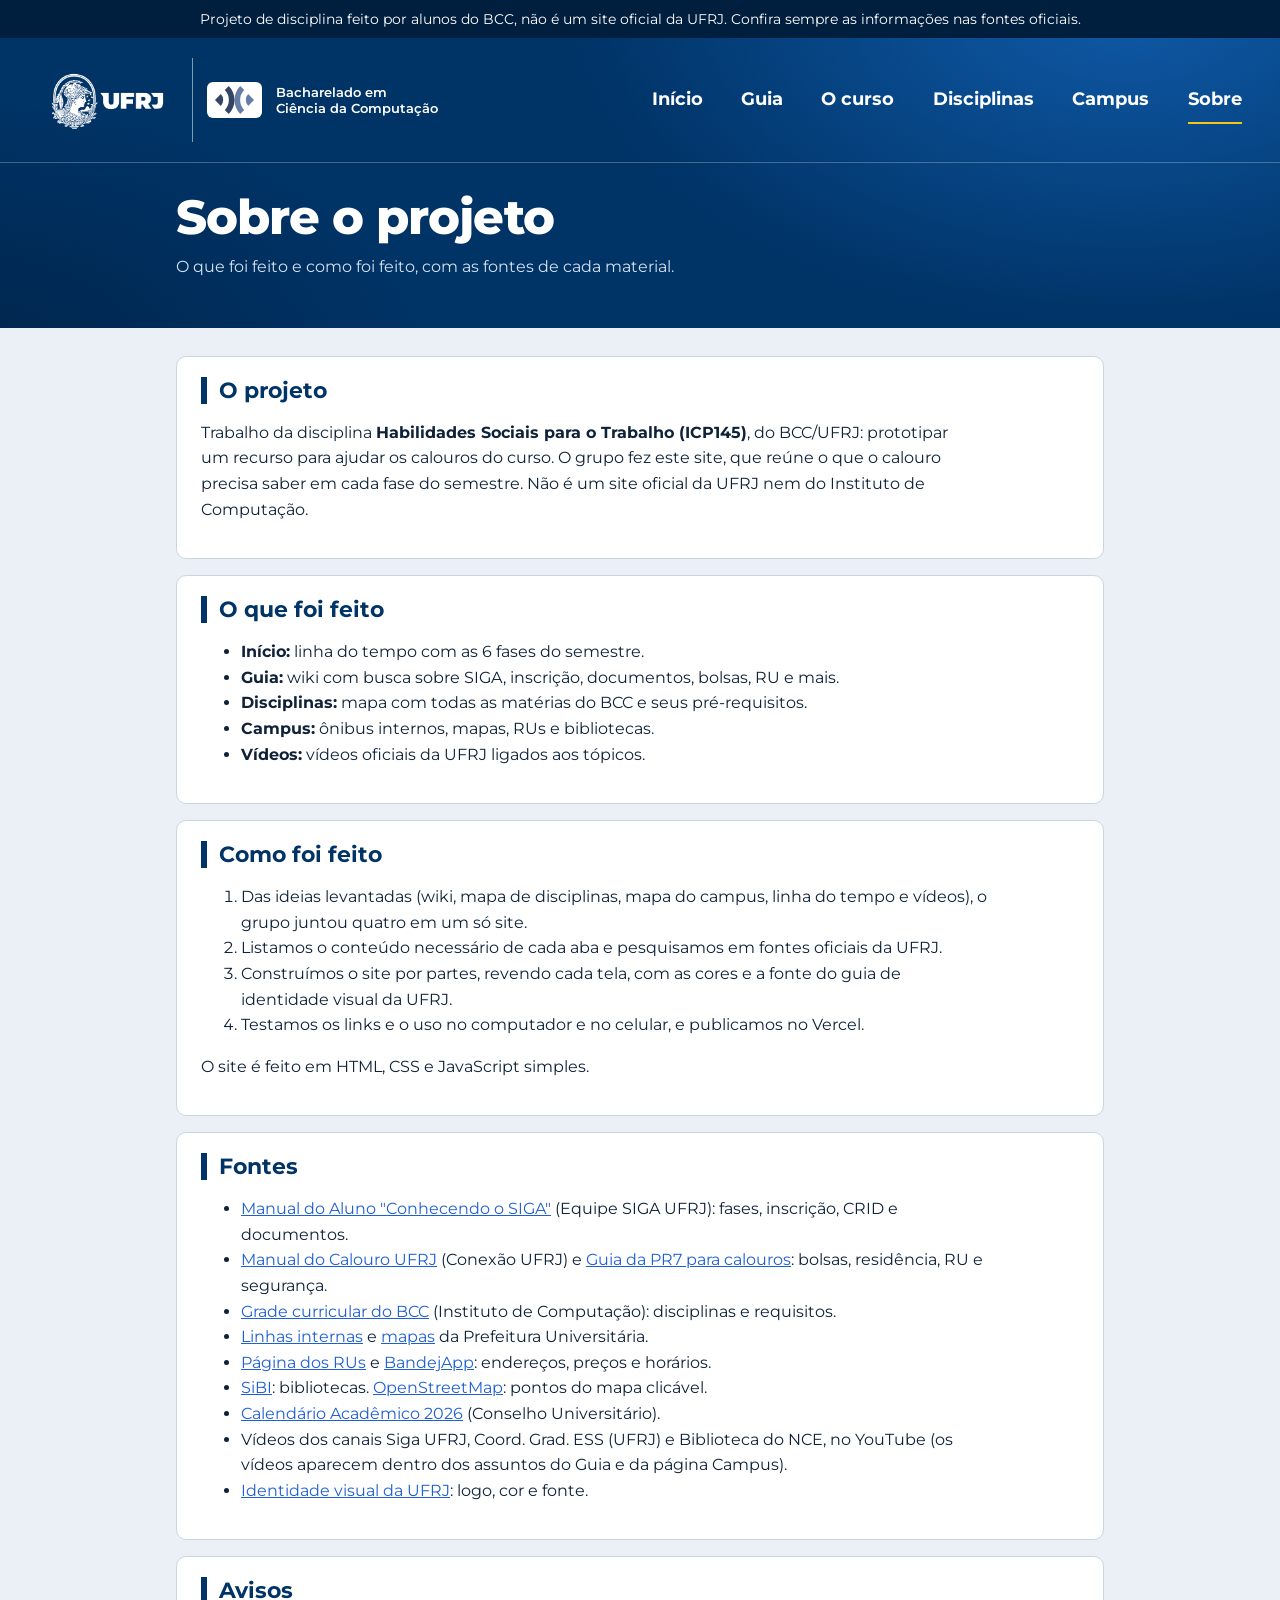
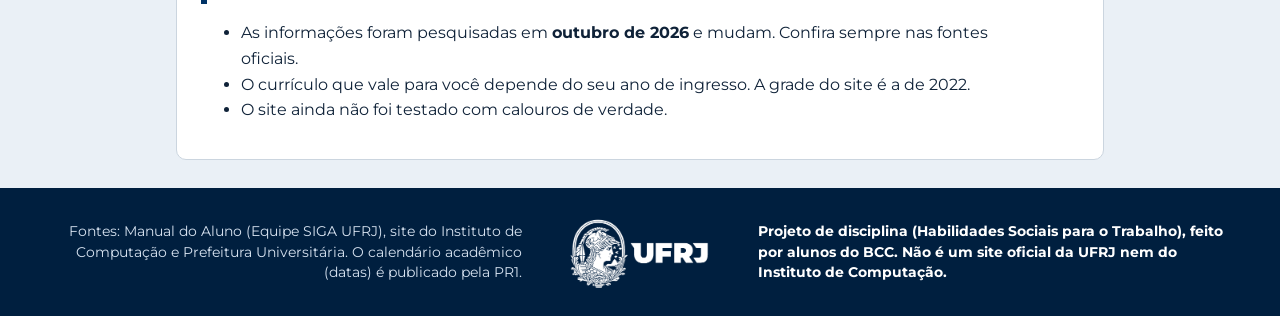
<file: sobre.html>
<!doctype html>
<html lang="pt-BR">
  <head>
    <meta charset="utf-8" />
    <meta name="viewport" content="width=device-width, initial-scale=1" />
    <title>Sobre — Calouro BCC</title>
    <link rel="preconnect" href="https://fonts.googleapis.com" />
    <link rel="preconnect" href="https://fonts.gstatic.com" crossorigin />
    <link
      href="https://fonts.googleapis.com/css2?family=Montserrat:wght@400;500;600;700;800&family=JetBrains+Mono:wght@500&display=swap"
      rel="stylesheet"
    />
    <link rel="stylesheet" href="style.css" />
  </head>
  <body>
    <!-- Link para pular o menu (acessibilidade) -->
    <a class="skip" href="#main">Ir para o conteúdo</a>
    <!-- Aviso: este site é um trabalho de alunos e não é oficial -->
    <div class="draft">
      Projeto de disciplina feito por alunos do BCC, não é um site oficial da UFRJ. Confira sempre
      as informações nas fontes oficiais.
    </div>
    <!-- Topo azul: logos, menu e título da página -->
    <div class="hero small">
      <div class="topwrap">
        <header class="top">
          <div class="lockup">
            <img
              class="ufrj"
              src="img/ufrj-horizontal-negativa-telas.png"
              alt="UFRJ"
              width="139"
              height="84"
            />
            <div class="sep" aria-hidden="true"></div>
            <span class="icbadge"
              ><img src="img/logo-ic.svg" alt="Instituto de Computação" width="40" height="28"
            /></span>
            <div class="unit">Bacharelado em<br />Ciência da Computação</div>
          </div>
          <nav class="parts" aria-label="Partes do site">
            <a href="index.html">Início</a><a href="guia.html">Guia</a
            ><a href="curso.html">O curso</a><a href="disciplinas.html">Disciplinas</a
            ><a href="campus.html">Campus</a><a href="sobre.html" aria-current="page">Sobre</a>
          </nav>
        </header>
      </div>
      <div class="in">
        <h1>Sobre o projeto</h1>
        <p class="lead">O que foi feito e como foi feito, com as fontes de cada material.</p>
      </div>
    </div>
    <!-- Conteúdo da página -->
    <main id="main" class="wrap">
      <section class="topic" id="projeto">
        <h2>O projeto</h2>
        <p>
          Trabalho da disciplina <b>Habilidades Sociais para o Trabalho (ICP145)</b>, do BCC/UFRJ:
          prototipar um recurso para ajudar os calouros do curso. O grupo fez este site, que reúne o
          que o calouro precisa saber em cada fase do semestre. Não é um site oficial da UFRJ nem do
          Instituto de Computação.
        </p>
      </section>

      <section class="topic" id="feito">
        <h2>O que foi feito</h2>
        <ul>
          <li><b>Início:</b> linha do tempo com as 6 fases do semestre.</li>
          <li><b>Guia:</b> wiki com busca sobre SIGA, inscrição, documentos, bolsas, RU e mais.</li>
          <li><b>Disciplinas:</b> mapa com todas as matérias do BCC e seus pré-requisitos.</li>
          <li><b>Campus:</b> ônibus internos, mapas, RUs e bibliotecas.</li>
          <li><b>Vídeos:</b> vídeos oficiais da UFRJ ligados aos tópicos.</li>
        </ul>
      </section>

      <section class="topic" id="como">
        <h2>Como foi feito</h2>
        <ol>
          <li>
            Das ideias levantadas (wiki, mapa de disciplinas, mapa do campus, linha do tempo e
            vídeos), o grupo juntou quatro em um só site.
          </li>
          <li>
            Listamos o conteúdo necessário de cada aba e pesquisamos em fontes oficiais da UFRJ.
          </li>
          <li>
            Construímos o site por partes, revendo cada tela, com as cores e a fonte do guia de
            identidade visual da UFRJ.
          </li>
          <li>Testamos os links e o uso no computador e no celular, e publicamos no Vercel.</li>
        </ol>
        <p>O site é feito em HTML, CSS e JavaScript simples.</p>
      </section>

      <section class="topic" id="fontes">
        <h2>Fontes</h2>
        <ul>
          <li>
            <a href="arquivos/manual-siga-ufrj.pdf" download>Manual do Aluno "Conhecendo o SIGA"</a>
            (Equipe SIGA UFRJ): fases, inscrição, CRID e documentos.
          </li>
          <li>
            <a
              href="https://conexao.ufrj.br/2025/03/manual-do-calouro-ufrj-os-primeiros-passos-para-quem-acabou-de-entrar-na-universidade/"
              target="_blank"
              rel="noopener"
              >Manual do Calouro UFRJ</a
            >
            (Conexão UFRJ) e
            <a href="arquivos/guia-pr7-calouros.pdf" download>Guia da PR7 para calouros</a>: bolsas,
            residência, RU e segurança.
          </li>
          <li>
            <a href="https://ic.ufrj.br/info/grade-curricular-bcc/" target="_blank" rel="noopener"
              >Grade curricular do BCC</a
            >
            (Instituto de Computação): disciplinas e requisitos.
          </li>
          <li>
            <a
              href="https://prefeitura.ufrj.br/servicos/transporte-integrado/linhas-internas/"
              target="_blank"
              rel="noopener"
              >Linhas internas</a
            >
            e
            <a href="https://prefeitura.ufrj.br/mapas/" target="_blank" rel="noopener">mapas</a> da
            Prefeitura Universitária.
          </li>
          <li>
            <a
              href="https://ufrj.br/ensino-e-pesquisa/assistencia-estudantil/restaurantes-universitarios/"
              target="_blank"
              rel="noopener"
              >Página dos RUs</a
            >
            e
            <a
              href="https://devmobufrj.github.io/BandejApp/#/Informacoes"
              target="_blank"
              rel="noopener"
              >BandejApp</a
            >: endereços, preços e horários.
          </li>
          <li>
            <a
              href="https://sibi.ufrj.br/2019/09/17/informacoes-bibliotecas-ciencias-exatas-e-da-terra/"
              target="_blank"
              rel="noopener"
              >SiBI</a
            >: bibliotecas.
            <a href="https://www.openstreetmap.org/" target="_blank" rel="noopener">OpenStreetMap</a
            >: pontos do mapa clicável.
          </li>
          <li>
            <a
              href="https://consuni.ufrj.br/images/Resolucoes/Calendario_academico_2026.pdf"
              target="_blank"
              rel="noopener"
              >Calendário Acadêmico 2026</a
            >
            (Conselho Universitário).
          </li>
          <li>
            Vídeos dos canais Siga UFRJ, Coord. Grad. ESS (UFRJ) e Biblioteca do NCE, no YouTube
            (os vídeos aparecem dentro dos assuntos do Guia e da página Campus).
          </li>
          <li>
            <a href="https://ufrj.br/comunicacao/identidade-visual/" target="_blank" rel="noopener"
              >Identidade visual da UFRJ</a
            >: logo, cor e fonte.
          </li>
        </ul>
      </section>

      <section class="topic" id="limites">
        <h2>Avisos</h2>
        <ul>
          <li>
            As informações foram pesquisadas em <b>outubro de 2026</b> e mudam. Confira sempre nas
            fontes oficiais.
          </li>
          <li>
            O currículo que vale para você depende do seu ano de ingresso. A grade do site é a de
            2022.
          </li>
          <li>O site ainda não foi testado com calouros de verdade.</li>
        </ul>
      </section>
    </main>
    <!-- Rodapé -->
    <footer class="foot">
      <div class="in foot3">
        <p class="fl">
          Fontes: Manual do Aluno (Equipe SIGA UFRJ), site do Instituto de Computação e Prefeitura
          Universitária. O calendário acadêmico (datas) é publicado pela PR1.
        </p>
        <img
          src="img/ufrj-horizontal-negativa-telas.png"
          alt="UFRJ"
          width="139"
          height="84"
          loading="lazy"
        />
        <p class="fr">
          <b
            >Projeto de disciplina (Habilidades Sociais para o Trabalho), feito por alunos do BCC.
            Não é um site oficial da UFRJ nem do Instituto de Computação.</b
          >
        </p>
      </div>
    </footer>
  </body>
</html>
</file>
<file: style.css>
/* ==========================================================================
   Calouro BCC: estilos do site
   Cores e fonte seguem o guia de identidade visual da UFRJ (Azul UFRJ e Montserrat).

   Como o arquivo esta organizado:
     1. Variaveis e base
     2. Layout das paginas
     3. Faixa de aviso, topo (logos e menu) e rodape
     4. Pagina inicial: linha do tempo, painel e links
     5. Guia: indice, busca e topicos
     6. Disciplinas: cartoes e painel de requisitos
     7. Campus: onibus, mapas e tabelas
     8. Videos
     9. Ajustes para tela larga (computador)
    10. Ajustes para celular
   ========================================================================== */


/* 1. Variaveis e base ------------------------------------------------------ */

:root {
  --ink: #0F2238;      /* texto */
  --blue: #003366;     /* Azul UFRJ */
  --muted: #475A70;    /* texto secundario */
  --paper: #EAF0F6;    /* fundo da pagina */
  --card: #FFFFFF;     /* fundo dos cartoes */
  --line: #CBD5DF;     /* bordas leves */
  --sign: #F5C518;     /* amarelo de destaque */
  --link: #1F5FD6;     /* links */
  --done: #2F7D5B;     /* verde (disciplina que a outra libera) */
  --r: 10px;           /* arredondamento padrao */
}

* { box-sizing: border-box; }

body {
  margin: 0;
  background: var(--paper);
  color: var(--ink);
  font: 400 16px/1.6 Montserrat, system-ui, sans-serif;
}

.legend { font-size: 14px; color: var(--muted); }
.note   { margin-top: 28px; font-size: 14px; color: var(--muted); }

/* link "Ir para o conteudo": so aparece quando recebe foco pelo teclado */
.skip {
  position: absolute; left: -999px; top: 8px; z-index: 10;
  background: #fff; color: var(--blue);
  font-weight: 700; padding: 8px 12px; border-radius: 6px;
}
.skip:focus { left: 8px; }


/* 2. Layout das paginas ---------------------------------------------------- */

.wrap { max-width: 960px; margin: 0 auto; padding: 0 16px; }
.wrap.wide {
  max-width: 1400px;
  padding-left: clamp(16px, 3vw, 48px);
  padding-right: clamp(16px, 3vw, 48px);
}


/* 3. Faixa de aviso, topo e rodape ---------------------------------------- */

.draft {
  background: #001F3F; color: #fff;
  font-size: 14px; padding: 8px 16px; text-align: center;
}

/* Topo azul: degrade com brilho no canto superior direito */
.hero {
  position: relative; overflow: hidden;
  color: #fff;
  background-color: var(--blue);
  background-image:
    radial-gradient(900px 520px at 88% -12%, #0F5AA8 0%, rgba(15, 90, 168, 0) 62%),
    radial-gradient(760px 420px at -5% 115%, #00244A 0%, rgba(0, 36, 74, 0) 65%);
  background-size: auto;
  padding-bottom: 48px; margin-bottom: 32px;
}
.hero > * { position: relative; z-index: 1; }
.hero.small { padding-bottom: 28px; margin-bottom: 28px; }

.hero .in { max-width: 960px; margin: 0 auto; padding: 0 16px; }
.hero.wide .in { max-width: 1400px; padding: 0 clamp(16px, 3vw, 48px); }

.hero h1 {
  font: 800 clamp(30px, 5vw, 48px)/1.1 Montserrat, sans-serif;
  letter-spacing: -.02em;
  margin: 44px 0 10px; max-width: 18ch;
}
.hero.small h1 { margin-top: 28px; max-width: none; }

.lead { color: #D6E2F0; max-width: 58ch; margin: 0 0 20px; }

/* faixa com logos e menu */
.topwrap {
  padding: 0 clamp(16px, 3vw, 48px);
  border-bottom: 1px solid rgba(255, 255, 255, .25);
}
header.top {
  display: flex; justify-content: space-between; align-items: center;
  gap: 16px; padding: 20px 0;
}

.lockup {
  display: flex; flex-wrap: wrap; align-items: center;
  gap: 12px 14px; line-height: 1.15;
}
.lockup img.ufrj { height: 84px; width: auto; display: block; }
.lockup .sep { width: 1px; align-self: stretch; background: rgba(255, 255, 255, .5); }
.lockup .unit { font: 600 13px/1.25 Montserrat, sans-serif; }

/* o logo do IC e escuro, por isso fica numa etiqueta branca */
.icbadge { background: #fff; border-radius: 6px; padding: 4px 8px; display: flex; }
.icbadge img { height: 28px; width: auto; display: block; }

nav.parts { display: flex; gap: clamp(20px, 3vw, 44px); }
nav.parts a {
  color: #fff; text-decoration: none;
  font-size: 18px; font-weight: 700;
  padding: 8px 0; margin-left: 0;
  border-bottom: 2px solid transparent;
}
nav.parts a:hover,
nav.parts a[aria-current="page"] { border-color: var(--sign); }
nav.parts a:focus-visible { outline: 3px solid var(--sign); outline-offset: 3px; }

/* linha que imita um terminal, na pagina inicial */
.term {
  display: inline-block; margin: 0; padding: 6px 12px;
  font: 500 14px "JetBrains Mono", ui-monospace, monospace;
  background: rgba(0, 0, 0, .35); color: #fff;
  border: 1px solid rgba(255, 255, 255, .25); border-radius: 6px;
}
.term b { color: var(--sign); font-weight: 500; }

/* rodape: texto, logo da UFRJ, texto */
.foot { background: #001F3F; color: #D6E2F0; margin-top: 28px; padding: 22px 0; }
.foot .in {
  display: grid; grid-template-columns: minmax(0, 1fr) auto minmax(0, 1fr);
  gap: 32px; align-items: center;
  padding: 0 clamp(16px, 3vw, 48px);
}
.foot p { margin: 0; font-size: 13.5px; line-height: 1.5; }
.foot b { color: #fff; }
.foot .fl { text-align: right; }
.foot .fr { text-align: left; }
.foot img { height: 104px; width: auto; margin: -10px 0; }


/* 4. Pagina inicial -------------------------------------------------------- */

/* linha do tempo com as 6 fases */
.track {
  position: relative; margin: 8px 0 0; padding: 0; list-style: none;
  display: grid; grid-template-columns: repeat(6, 1fr); gap: 0;
}
.track::before {              /* a linha que liga as fases */
  content: ""; position: absolute; left: 8%; right: 8%; top: 19px;
  height: 4px; background: #9DB4CE; border-radius: 2px;
}
.track li { position: relative; text-align: center; }

.stop {
  all: unset; cursor: pointer; touch-action: manipulation;
  display: flex; flex-direction: column; align-items: center; gap: 8px;
  width: 100%; padding: 0 4px 8px;
}
.stop:focus-visible { outline: 3px solid var(--link); outline-offset: 2px; border-radius: 8px; }
.stop .dot {                  /* bolinha numerada */
  position: relative; z-index: 1; width: 42px; height: 42px;
  display: grid; place-items: center; border-radius: 50%;
  background: var(--card); border: 3px solid var(--line);
  font: 700 15px Montserrat, sans-serif; color: var(--muted);
  transition: transform .15s, border-color .15s;
}
.stop .name { font-size: 14px; font-weight: 600; line-height: 1.2; max-width: 11ch; }
.pin {                        /* etiqueta "voce esta aqui" */
  display: block; margin-top: 2px; padding: 2px 8px;
  font-size: 13px; font-weight: 600;
  background: var(--blue); color: #fff; border-radius: 99px;
  visibility: hidden;
}
/* fase escolhida */
.stop[aria-pressed="true"] .dot {
  background: var(--sign); border-color: var(--blue);
  color: var(--ink); transform: scale(1.18);
}
.stop[aria-pressed="true"] .name { color: var(--ink); }
.stop[aria-pressed="true"] .pin { visibility: visible; }

/* painel com o que fazer na fase */
.panel {
  display: grid; grid-template-columns: 3fr 2fr; gap: 28px;
  margin-top: 28px; padding: 24px;
  background: var(--card); border-radius: var(--r);
  border: 2px solid var(--blue); border-top: 8px solid var(--blue);
}
.panel h2 { font: 700 26px/1.15 Montserrat, sans-serif; margin: 0 0 6px; color: var(--blue); }
.panel ul { margin: 0; padding-left: 20px; }
.panel li { margin: 6px 0; }
.when { color: var(--muted); font-size: 15px; margin: 0 0 14px; }
.panel .when a { color: var(--link); }

.alert {
  margin-top: 14px; padding: 10px 12px; font-size: 15px;
  background: #FFF6D1; border-left: 4px solid var(--sign);
  border-radius: 0 8px 8px 0;
}
.chips { display: flex; flex-wrap: wrap; gap: 6px; margin-top: 12px; }
.chip {
  background: var(--paper); border: 1px solid var(--line);
  border-radius: 99px; padding: 2px 10px; font-size: 14px;
}

/* coluna "Para esta fase" */
.links h3 { font: 600 15px Montserrat; margin: 0 0 10px; color: var(--muted); }
.links a {
  display: block; margin-bottom: 8px; padding: 12px 14px;
  background: var(--paper); border: 1px solid var(--line); border-radius: 8px;
  color: var(--ink); font-weight: 600; text-decoration: none;
}
.links a:hover { border-color: var(--ink); }
.links a small { display: block; font-weight: 400; color: var(--muted); font-size: 14px; }

/* "Conheca o curso": primeiro bloco da pagina inicial */
.conheca {
  margin: 0 0 28px; padding: 24px;
  background: var(--card); border: 1px solid var(--line);
  border-left: 8px solid var(--sign); border-radius: var(--r);
}
.conheca h2 { font: 700 26px/1.15 Montserrat, sans-serif; margin: 0 0 8px; color: var(--blue); }
.conheca > p { margin: 0 0 16px; max-width: 70ch; }
.conheca h3 { font: 600 15px Montserrat, sans-serif; margin: 0 0 10px; color: var(--muted); }
.perfis { display: grid; grid-template-columns: repeat(3, 1fr); gap: 10px; margin: 0 0 18px; padding: 0; list-style: none; }
.perfis a {
  display: block; height: 100%; padding: 12px 14px;
  background: var(--paper); border: 1px solid var(--line); border-radius: 8px;
  color: var(--ink); text-decoration: none;
}
.perfis a:hover { border-color: var(--ink); }
.perfis a:focus-visible { outline: 3px solid var(--link); outline-offset: 2px; }
.perfis b { display: block; color: var(--blue); }
.perfis span { display: block; font-size: 14px; color: var(--muted); }
.conheca .acoes { margin: 0; }
@media (max-width: 860px) { .perfis { grid-template-columns: repeat(2, 1fr); } }
@media (max-width: 560px) { .perfis { grid-template-columns: 1fr; } .conheca { padding: 18px; } }

/* tres blocos azuis: Guia, Disciplinas, Campus */
.parts-row { display: grid; grid-template-columns: repeat(3, 1fr); gap: 14px; margin-top: 28px; }
.parts-row a {
  display: block; padding: 16px 18px;
  background: var(--blue); color: #fff; border-radius: var(--r); text-decoration: none;
}
.parts-row a:hover { background: #0B4A8A; }
.parts-row a:focus-visible { outline: 3px solid var(--link); outline-offset: 3px; }
.parts-row b { font: 700 18px Montserrat; }
.parts-row span { display: block; color: #D6E2F0; font-size: 15px; }

/* bloco "Links importantes": os grupos fluem em colunas, sem buracos */
.important {
  margin-top: 40px; padding: 20px 24px;
  background: var(--blue); color: #fff; border-radius: var(--r);
}
.important h2 { font: 700 22px Montserrat, sans-serif; margin: 0 0 12px; color: #fff; }
.important .cols { display: block; column-count: 3; column-gap: 48px; }
.important .cols > div { break-inside: avoid; margin: 0 0 22px; }
.important h3 { font: 600 15px Montserrat; margin: 0 0 6px; color: #B9CCE3; }
.important ul { margin: 0; padding: 0; list-style: none; }
.important li { margin: 4px 0; }
.important a { color: #fff; text-decoration: underline; overflow-wrap: anywhere; }

/* contorno de foco dos links dentro dos blocos */
.important a:focus-visible,
.panel .when a:focus-visible,
.links a:focus-visible { outline: 3px solid var(--link); outline-offset: 2px; }
.important a:focus-visible { outline-color: var(--sign); }


/* 5. Guia (e pagina Sobre) ------------------------------------------------- */

.doc { display: grid; grid-template-columns: 230px 1fr; gap: 32px; align-items: start; }
.doc > * { min-width: 0; }

/* lista de optativas de cada perfil */
.topic .opt { font-size: 15px; color: var(--muted); }


/* abas do Guia (SIGA / IC / AVA / UFRJ) */
.abas { display: flex; flex-wrap: wrap; gap: 8px; margin: 0 0 20px; }
.abas button {
  min-height: 44px; padding: 8px 22px; cursor: pointer;
  font: 700 16px Montserrat, sans-serif; color: var(--blue);
  background: var(--card); border: 2px solid var(--blue); border-radius: 99px;
}
.abas button:hover { background: var(--paper); }
.abas button[aria-pressed="true"] { background: var(--blue); color: #fff; }
.abas button:focus-visible { outline: 3px solid var(--link); outline-offset: 3px; }

.toc {
  position: sticky; top: 12px;
  background: var(--card); border: 1px solid var(--line);
  border-radius: var(--r); padding: 14px 16px;
}
.toc summary { font: 700 15px Montserrat, sans-serif; color: var(--blue); cursor: pointer; padding: 4px 0; }
.toc details[open] summary { margin-bottom: 6px; }
.toc ul { list-style: none; margin: 0; padding: 0; }
.toc li { margin: 2px 0; }
.toc a { display: block; padding: 6px 0; color: var(--ink); text-decoration: none; font-size: 15px; font-weight: 500; }
.toc a:hover { color: var(--link); text-decoration: underline; }

.search {
  width: 100%; margin-bottom: 16px; padding: 10px 12px;
  font: 500 16px Montserrat, sans-serif;
  background: #fff; color: var(--ink);
  border: 2px solid var(--blue); border-radius: 8px;
}
.empty {            /* "Nada encontrado" */
  display: none; padding: 10px 12px;
  background: #FFF6D1; border-left: 4px solid var(--sign); border-radius: 0 8px 8px 0;
}

.topic {
  background: var(--card); border: 1px solid var(--line);
  border-radius: var(--r); padding: 20px 24px; margin-bottom: 16px;
}
.topic h2 {
  font: 700 22px Montserrat, sans-serif; margin: 0 0 8px; color: var(--blue);
  border-left: 6px solid var(--blue); padding-left: 12px;
}
.topic h3 { font: 700 16px Montserrat, sans-serif; margin: 16px 0 4px; }
.topic p, .topic li { max-width: 68ch; }
.topic a { color: var(--link); }
.topic dl { margin: 8px 0 0; }
.topic dt { font-weight: 700; margin-top: 12px; }
.topic dd { margin: 2px 0 0; color: var(--muted); }

.btn {
  display: inline-block; margin: 4px 8px 4px 0; padding: 10px 16px;
  background: var(--blue); color: #fff !important;
  font-weight: 700; text-decoration: none; border-radius: 8px;
}
.btn:hover { background: #0B4A8A; }

.todo { background: #FFF6D1; border-left: 4px solid var(--sign); border-radius: 0 8px 8px 0; padding: 12px 14px; }

/* listas de definicao em duas colunas (so em tela larga) */
.cols { margin: 8px 0 0; }
.topic dl.cols dt { margin-top: 0; padding-top: 14px; }

/* contorno de foco do teclado */
.toc a:focus-visible, .toc summary:focus-visible, .search:focus-visible,
.course:focus-visible, .pill:focus-visible, .btn:focus-visible,
details.opt > summary:focus-visible, .pontos button:focus-visible,
.line summary:focus-visible, .others > summary:focus-visible,
.vthumb:focus-visible { outline: 3px solid var(--link); outline-offset: 2px; }


/* 6. Disciplinas ----------------------------------------------------------- */

.tools { display: flex; flex-wrap: wrap; align-items: center; gap: 12px; margin-bottom: 16px; }
.tools .search { margin: 0; flex: 1 1 260px; }

.grid-periods { display: grid; grid-template-columns: repeat(4, 1fr); gap: 14px; }
.periodo { background: var(--card); border: 1px solid var(--line); border-radius: var(--r); padding: 12px; }
.periodo h2 { font: 700 16px Montserrat, sans-serif; margin: 0 0 2px; color: var(--blue); }
.periodo small { display: block; margin-bottom: 8px; color: var(--muted); font-size: 13px; }

/* cartao de uma disciplina (e um botao) */
.course {
  all: unset; box-sizing: border-box; display: block; width: 100%; cursor: pointer;
  margin-bottom: 6px; padding: 8px 10px;
  background: var(--paper); border: 2px solid var(--line); border-radius: 8px;
  font-size: 13.5px; line-height: 1.3;
}
.course b { display: block; font-size: 12px; color: var(--muted); font-weight: 600; }
.course.sel { background: var(--sign); border-color: var(--blue); }  /* a escolhida */
.course.req { background: #DCE8F7; border-color: var(--link); }      /* precisa antes */
.course.lib { background: #DDF1E6; border-color: var(--done); }      /* e liberada por ela */
.course.dim { opacity: .35; }                                         /* sem ligacao */
.course.info { cursor: default; background: #fff; border-style: dashed; }  /* creditos sem codigo */

/* painel fixo embaixo, com requisitos da disciplina escolhida */
.detalhe {
  position: sticky; bottom: 0; margin-top: 16px; padding: 14px 18px;
  background: var(--blue); color: #fff;
  border-radius: var(--r) var(--r) 0 0; box-shadow: 0 -4px 16px rgba(0, 0, 0, .2);
}
.detalhe h2 { font: 700 18px Montserrat, sans-serif; margin: 0 0 4px; }
.detalhe p { margin: 2px 0; font-size: 15px; max-width: none; }
.detalhe i { opacity: .8; margin: 0 2px; }
.pill {
  all: unset; cursor: pointer; display: inline-block; margin: 2px 4px 2px 0; padding: 2px 10px;
  background: #fff; color: var(--blue); border-radius: 99px; font-size: 13px; font-weight: 700;
}

/* optativas, em caixas que abrem e fecham */
details.opt {
  margin-top: 16px; padding: 12px 16px;
  background: var(--card); border: 1px solid var(--line); border-radius: var(--r);
}
details.opt > summary { cursor: pointer; font: 700 18px Montserrat, sans-serif; color: var(--blue); }
.opt-grid { display: grid; grid-template-columns: repeat(auto-fill, minmax(240px, 1fr)); gap: 8px; margin-top: 12px; }
.opt-grid .course { margin: 0; }


/* 7. Campus ---------------------------------------------------------------- */

/* cartoes das linhas de onibus */
.ccmn { margin-top: 40px; }
.ccmn h2 {
  font: 700 24px Montserrat, sans-serif; margin: 0 0 6px; color: var(--blue);
  border-left: 6px solid var(--blue); padding-left: 12px;
}
.ccmn .note a { color: var(--link); }
.lines { display: grid; grid-template-columns: repeat(3, 1fr); gap: 12px; margin: 12px 0; }
.line {
  display: flex; gap: 12px; padding: 14px;
  background: var(--card); border: 1px solid var(--line); border-radius: var(--r);
}
.line > div:last-child { min-width: 0; overflow-wrap: anywhere; }
.line .num {             /* numero da linha */
  flex: none; width: 44px; height: 44px; display: grid; place-items: center;
  background: var(--blue); color: #fff; border: 2px solid var(--blue); border-radius: 8px;
  font: 700 22px Montserrat, sans-serif;
}
.line h3 { font: 700 16px/1.25 Montserrat, sans-serif; margin: 0 0 4px; }
.line p { margin: 0; font-size: 14.5px; line-height: 1.45; color: var(--muted); }
.line details { margin-top: 8px; font-size: 14px; }
.line details p { margin: 6px 0 0; }
.line summary { cursor: pointer; color: var(--link); font-weight: 600; }
.others { margin: 8px 0 16px; }
.others > summary { cursor: pointer; font-weight: 600; color: var(--blue); padding: 6px 0; }
.line summary:hover, .others > summary:hover { text-decoration: underline; }

/* mapa clicavel (Leaflet) com a lista de pontos ao lado */
.mapa-box { display: grid; grid-template-columns: 220px 1fr; gap: 12px; align-items: start; margin: 8px 0; }
.mapa { width: 100%; height: 440px; border: 2px solid var(--blue); border-radius: var(--r); }
.pontos { list-style: none; margin: 0; padding: 0; }
.pontos li { margin-bottom: 6px; }
.pontos button {
  all: unset; box-sizing: border-box; cursor: pointer;
  display: flex; align-items: center; gap: 8px; width: 100%; padding: 8px 10px;
  background: var(--paper); border: 1px solid var(--line); border-radius: 8px;
  font-size: 14px; font-weight: 600;
}
.pontos button:hover { border-color: var(--blue); }
.pt {                    /* bolinha do ponto: amarela = RU, azul = CCMN, branca = parada */
  display: inline-block; flex: none; width: 18px; height: 18px;
  background: var(--sign); border: 3px solid var(--blue); border-radius: 50%;
}
.pt.sede { background: var(--blue); border-color: #fff; box-shadow: 0 0 0 2px var(--blue); }
.pt.bus { background: #fff; }

/* mapa oficial da Prefeitura Universitaria, com a legenda numerada */
.mapaof { display: grid; grid-template-columns: minmax(0, 1.3fr) minmax(0, 1fr); gap: 24px; align-items: start; margin: 8px 0; }
.mapaof img { width: 100%; height: auto; display: block; background: #fff; border: 2px solid var(--blue); border-radius: var(--r); }
.legendamapa { margin: 0; padding-left: 30px; columns: 1; }
.legendamapa li { margin: 3px 0; padding-left: 4px; font-size: 15px; }
.legendamapa li.dest { font-weight: 700; color: var(--blue); background: #FFF6D1; border-radius: 4px; }

/* tabelas (documentos, RUs, bibliotecas) */
.tabela-wrap { overflow-x: auto; margin: 8px 0; }
.tabela { border-collapse: collapse; width: 100%; min-width: 520px; font-size: 15px; }
.tabela caption { text-align: left; position: absolute; left: -999px; }   /* so para leitor de tela */
.tabela th, .tabela td { border: 1px solid var(--line); padding: 10px 12px; text-align: left; vertical-align: middle; }
.tabela thead th { background: var(--blue); color: #fff; font-weight: 700; }
.tabela tbody th { background: var(--paper); color: var(--blue); font-weight: 700; }
.tabela td[rowspan] { background: #FFF6D1; text-align: center; font-weight: 600; }
.tabela td b { color: var(--blue); }


/* 8. Videos ---------------------------------------------------------------- */

/* miniatura que vira o player quando recebe o clique */
.vthumb {
  all: unset; box-sizing: border-box; position: relative; display: block;
  width: 100%; aspect-ratio: 16/9; cursor: pointer; overflow: hidden;
  background-size: cover; background-position: center;
  border: 2px solid var(--blue); border-radius: 8px;
}
.vplay { position: absolute; left: 50%; top: 50%; width: 56px; height: 40px; margin: -20px 0 0 -28px; background: #E62117; border-radius: 10px; }
.vplay::after {          /* triangulo do botao de play */
  content: ""; position: absolute; left: 23px; top: 11px;
  border-left: 16px solid #fff; border-top: 9px solid transparent; border-bottom: 9px solid transparent;
}
.vdur { position: absolute; right: 6px; bottom: 6px; padding: 1px 6px; background: rgba(0, 0, 0, .8); color: #fff; font: 600 12px Montserrat, sans-serif; border-radius: 4px; }

/* aba Videos */
.vgrupo { font: 700 20px Montserrat, sans-serif; color: var(--blue); margin: 28px 0 12px; border-left: 6px solid var(--blue); padding-left: 12px; }
.vgrupo:first-child { margin-top: 0; }
.vgrid { display: grid; grid-template-columns: repeat(3, 1fr); gap: 16px; }
.vcard { background: var(--card); border: 1px solid var(--line); border-radius: var(--r); padding: 12px; }
.vcard h3 { font: 700 15px/1.3 Montserrat, sans-serif; margin: 10px 0 4px; color: var(--blue); }
.vcard p { margin: 4px 0; font-size: 14px; }
.vcard a { color: var(--link); }
.vcard iframe, .vlite iframe { width: 100%; aspect-ratio: 16/9; border: 2px solid var(--blue); border-radius: 8px; }

/* videos dentro dos topicos do Guia e da pagina inicial */
.vrow { display: grid; grid-template-columns: repeat(2, 1fr); gap: 14px; margin: 8px 0; }
.vlite { margin: 0; }
.vlite figcaption { font-size: 14px; margin-top: 6px; line-height: 1.35; }


/* 9. Tela larga (computador) ----------------------------------------------- */

@media (min-width: 900px) {
  /* texto um pouco maior nas paginas largas */
  .wrap.wide { font-size: 18px; }
  .wide .topic h2 { font-size: 26px; }
  .wide .topic h3 { font-size: 18px; }
  .wide .search { font-size: 18px; padding: 12px 14px; }
  .wide .legend, .wide .vlite figcaption { font-size: 15px; }
  .wide .tabela { font-size: 16.5px; }
  .wide .tabela caption { font-size: 15px; }
  .wide .toc summary { font-size: 17px; }
  .wide .toc a { font-size: 16.5px; padding: 7px 0; }

  /* pagina inicial */
  .wide .panel h2 { font-size: 30px; }
  .wide .panel li { font-size: 18px; }
  .wide .when { font-size: 17px; }
  .wide .alert { font-size: 17px; }
  .wide .chip { font-size: 15px; }
  .wide .links a { font-size: 17px; }
  .wide .links a small { font-size: 15px; }
  .wide .stop .name { font-size: 16px; max-width: 14ch; }
  .wide .parts-row b { font-size: 21px; }
  .wide .parts-row span { font-size: 16.5px; }
  .wide .important h2 { font-size: 26px; }
  .wide .important h3 { font-size: 16.5px; }
  .wide .important li { font-size: 17px; }

  /* disciplinas */
  .wide .periodo h2 { font-size: 18px; }
  .wide .periodo small { font-size: 14px; }
  .wide .course { font-size: 15px; padding: 10px 12px; }
  .wide .course b { font-size: 13px; }
  .wide .detalhe h2 { font-size: 20px; }
  .wide .detalhe p { font-size: 17px; }
  .wide .pill { font-size: 14px; padding: 3px 12px; }

  /* campus e videos */
  .wide .line h3 { font-size: 17px; }
  .wide .line p, .wide .line details { font-size: 16px; }
  .wide .mapa { height: 520px; }
  .wide .pontos button { font-size: 15.5px; }
  .wide .vgrupo { font-size: 23px; }
  .wide .vcard h3 { font-size: 17px; }
  .wide .vcard p { font-size: 15.5px; }
}

/* indice mais largo nas paginas largas */
.wide .doc { grid-template-columns: 290px minmax(0, 1fr); gap: 40px; }
.wide .topic { padding: 24px 32px; }
.wide .topic p, .wide .topic li { max-width: 100ch; }

@media (min-width: 1000px) {
  /* situacoes, fases e glossario em duas colunas */
  .wide .topic dl.cols { column-count: 2; column-gap: 56px; }
  .wide .topic dl.cols dt { break-after: avoid; }
  .wide .topic dl.cols dd { break-inside: avoid; }
}


/* 10. Celular e telas medias ----------------------------------------------- */

@media (max-width: 1000px) {
  .wide .doc { grid-template-columns: 240px minmax(0, 1fr); gap: 24px; }
}

@media (max-width: 900px) {
  .grid-periods { grid-template-columns: repeat(2, 1fr); }
  .vgrid { grid-template-columns: repeat(2, 1fr); }
  .mapaof { grid-template-columns: 1fr; }
  .important .cols, .wide .important .cols { column-count: 2; }

  /* rodape empilhado: logo em cima, textos embaixo */
  .foot .in { grid-template-columns: 1fr; gap: 10px; text-align: center; }
  .foot .fl, .foot .fr { text-align: center; }
  .foot img { order: -1; margin: 0 auto; height: 84px; }
}

@media (max-width: 720px) {
  /* faixa de aviso e topo */
  .draft { font-size: 12px; padding: 6px 12px; line-height: 1.35; }
  .topwrap { padding: 0 16px; }
  header.top { flex-wrap: wrap; row-gap: 0; padding: 12px 0 0; }
  .lockup { flex-wrap: nowrap; gap: 10px; width: 100%; }
  .lockup img.ufrj { height: 52px; }
  .lockup .sep { min-height: 36px; }
  .lockup .unit { font-size: 12px; flex: 1 1 auto; }
  .icbadge { padding: 3px 6px; }
  .icbadge img { height: 26px; }

  nav.parts {
    flex: 1 0 100%; justify-content: space-between; gap: 0;
    margin-top: 10px; padding-top: 2px; border-top: 1px solid rgba(255, 255, 255, .2);
  }
  nav.parts a { font-size: 15px; padding: 12px 2px; }

  .hero { padding-bottom: 28px; margin-bottom: 20px; }
  .hero.small { padding-bottom: 20px; margin-bottom: 20px; }
  .hero h1 { margin-top: 22px; font-size: 30px; }
  .hero.small h1 { margin-top: 18px; }
  .lead { font-size: 15px; margin-bottom: 14px; }
  .term { font-size: 12px; padding: 5px 10px; }

  /* linha do tempo na vertical */
  .track { display: flex; flex-direction: column; row-gap: 14px; margin: 8px 0 0 6px; }
  .track::before { left: 19px; right: auto; top: 22px; bottom: 22px; width: 4px; height: auto; }
  .track li { text-align: left; }
  .stop { flex-direction: row; gap: 14px; padding: 7px 0; }
  .stop .dot { flex: none; }
  .stop .name { max-width: none; font-size: 16px; line-height: 1.25; }
  .stop .pin { margin: 0 0 0 4px; }

  /* pagina inicial */
  .panel { grid-template-columns: 1fr; }
  .parts-row { grid-template-columns: 1fr; }

  /* guia */
  .doc, .wide .doc { grid-template-columns: minmax(0, 1fr); }
  .toc { position: static; }
  .toc a { padding: 10px 0; }

  /* disciplinas */
  .grid-periods { grid-template-columns: 1fr; }

  /* campus */
  .lines { grid-template-columns: 1fr; }
  .mapa-box { grid-template-columns: 1fr; }
  .mapa { height: 340px; }

  /* videos */
  .vgrid, .vrow { grid-template-columns: 1fr; }

}

@media (max-width: 600px) {
  .important .cols, .wide .important .cols { column-count: 1; }
}

/* quem prefere menos movimento nao ve a animacao das bolinhas */
@media (prefers-reduced-motion: reduce) {
  .stop .dot { transition: none; }
}
</file>
